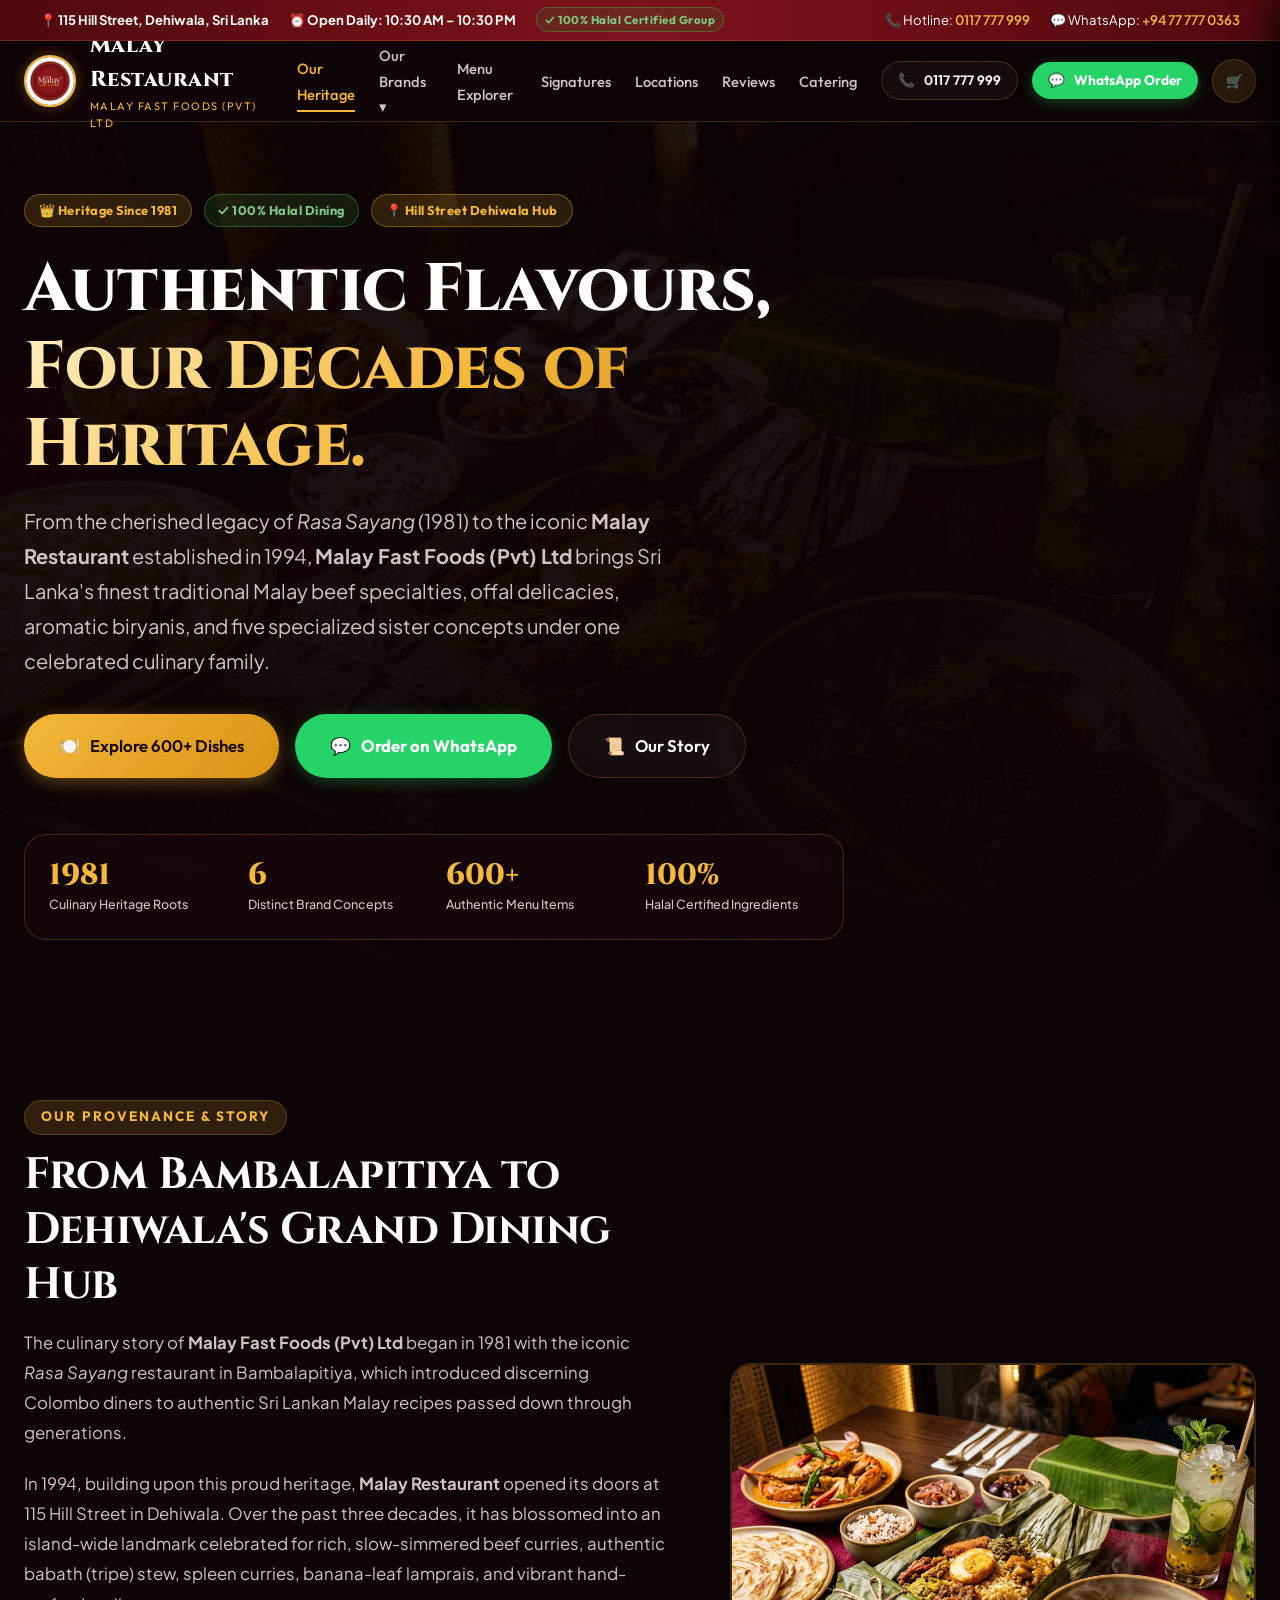
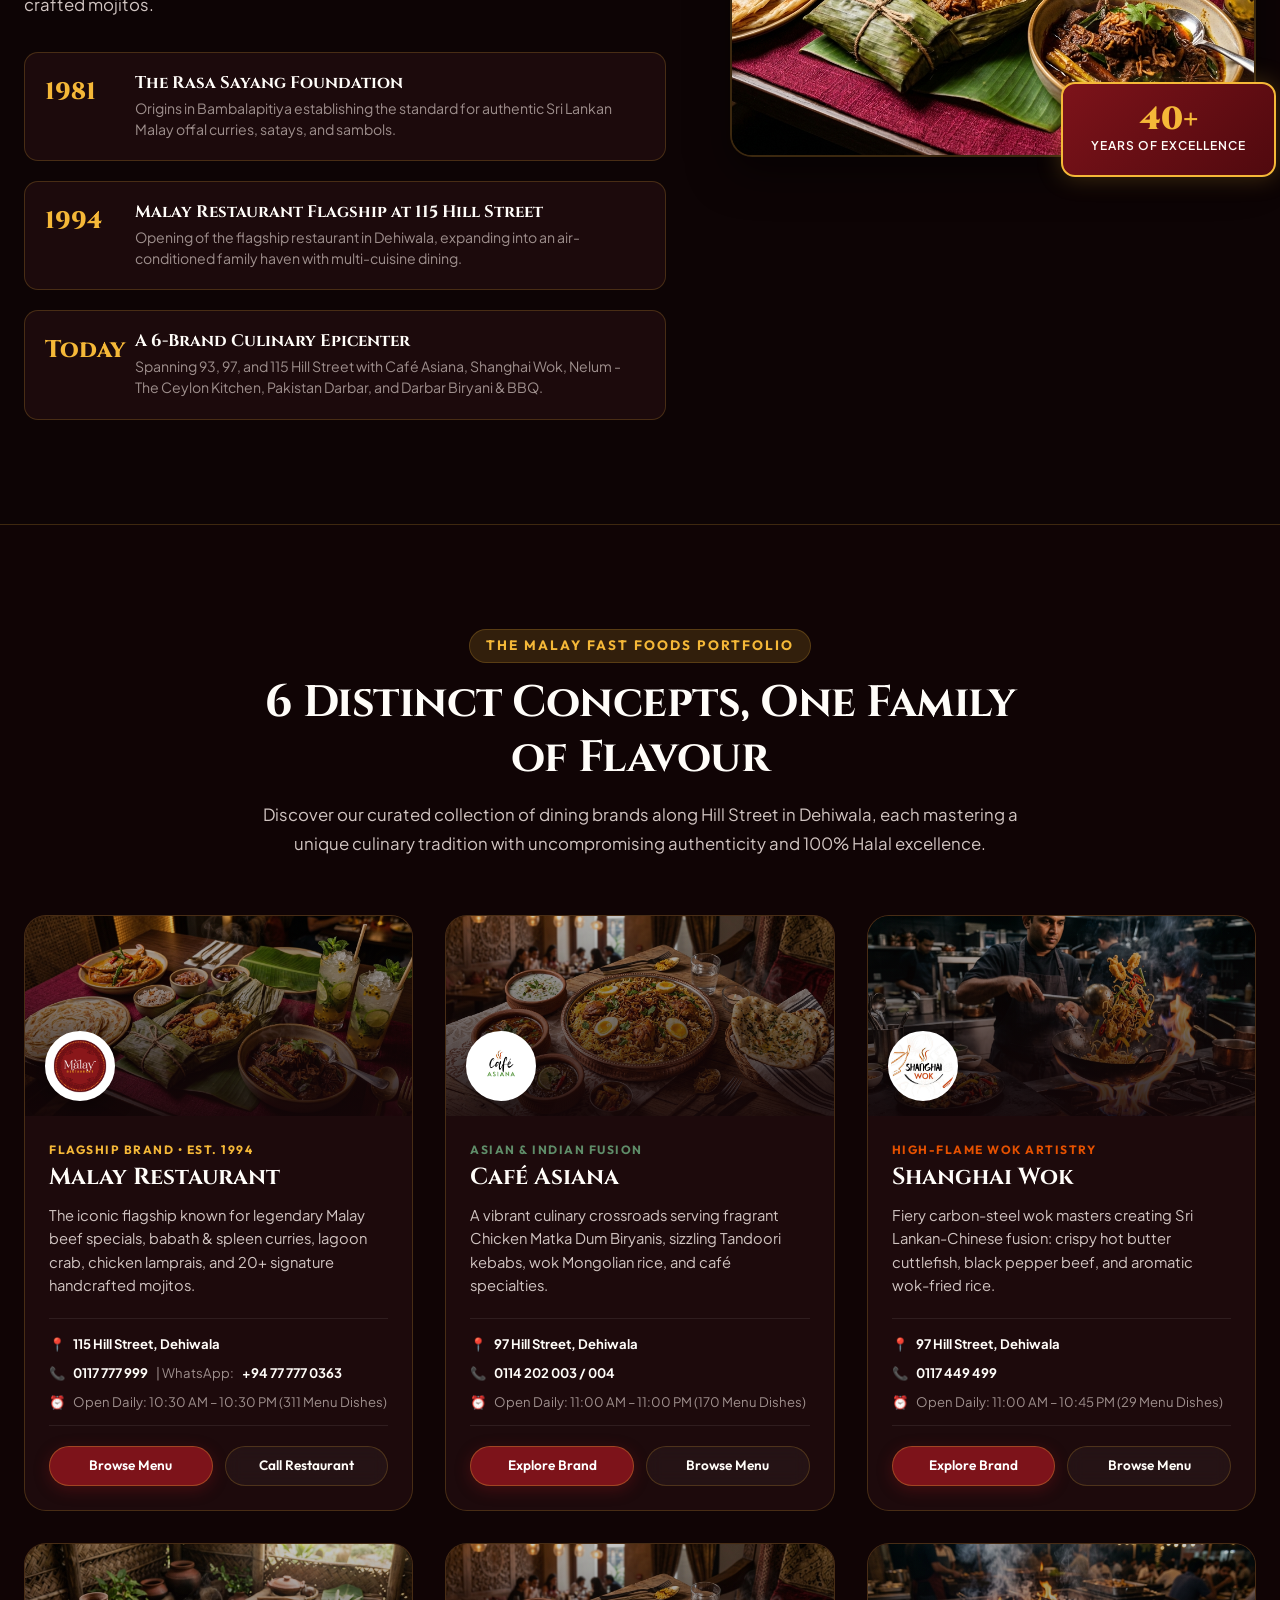
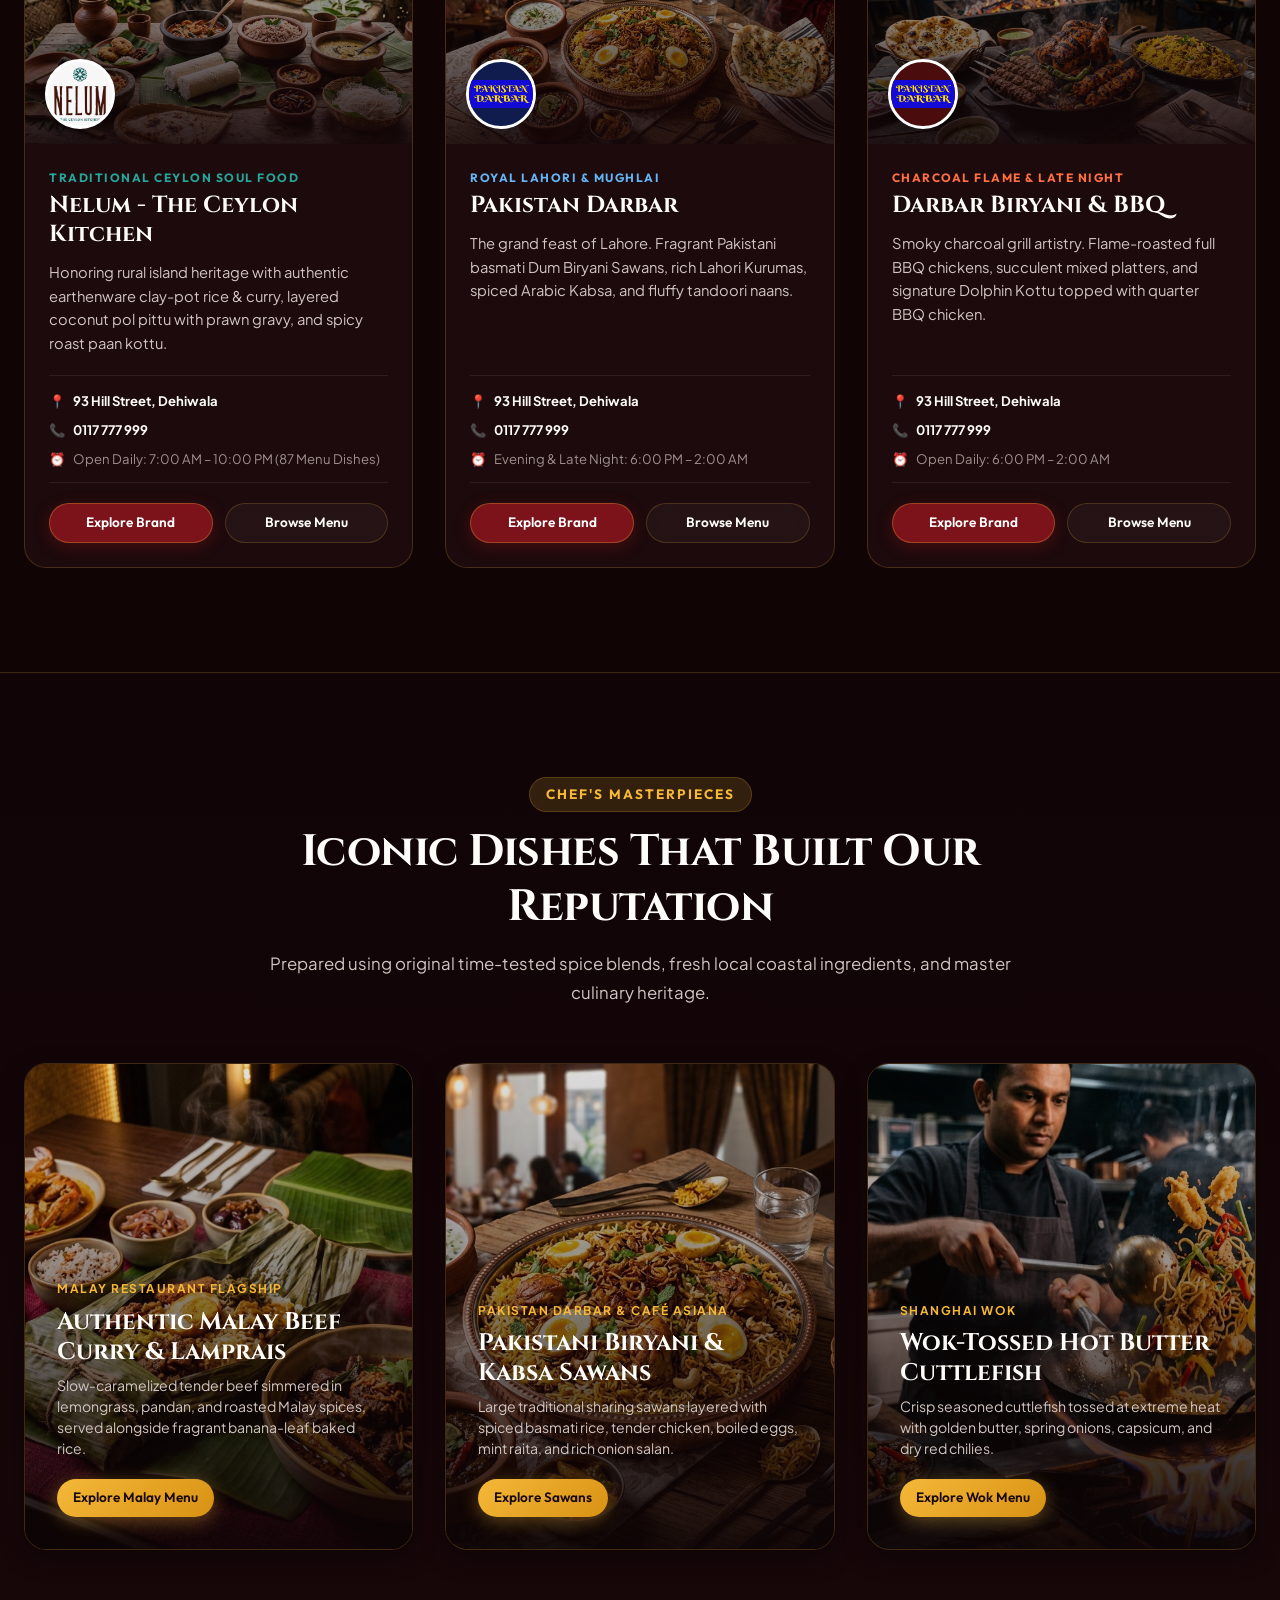
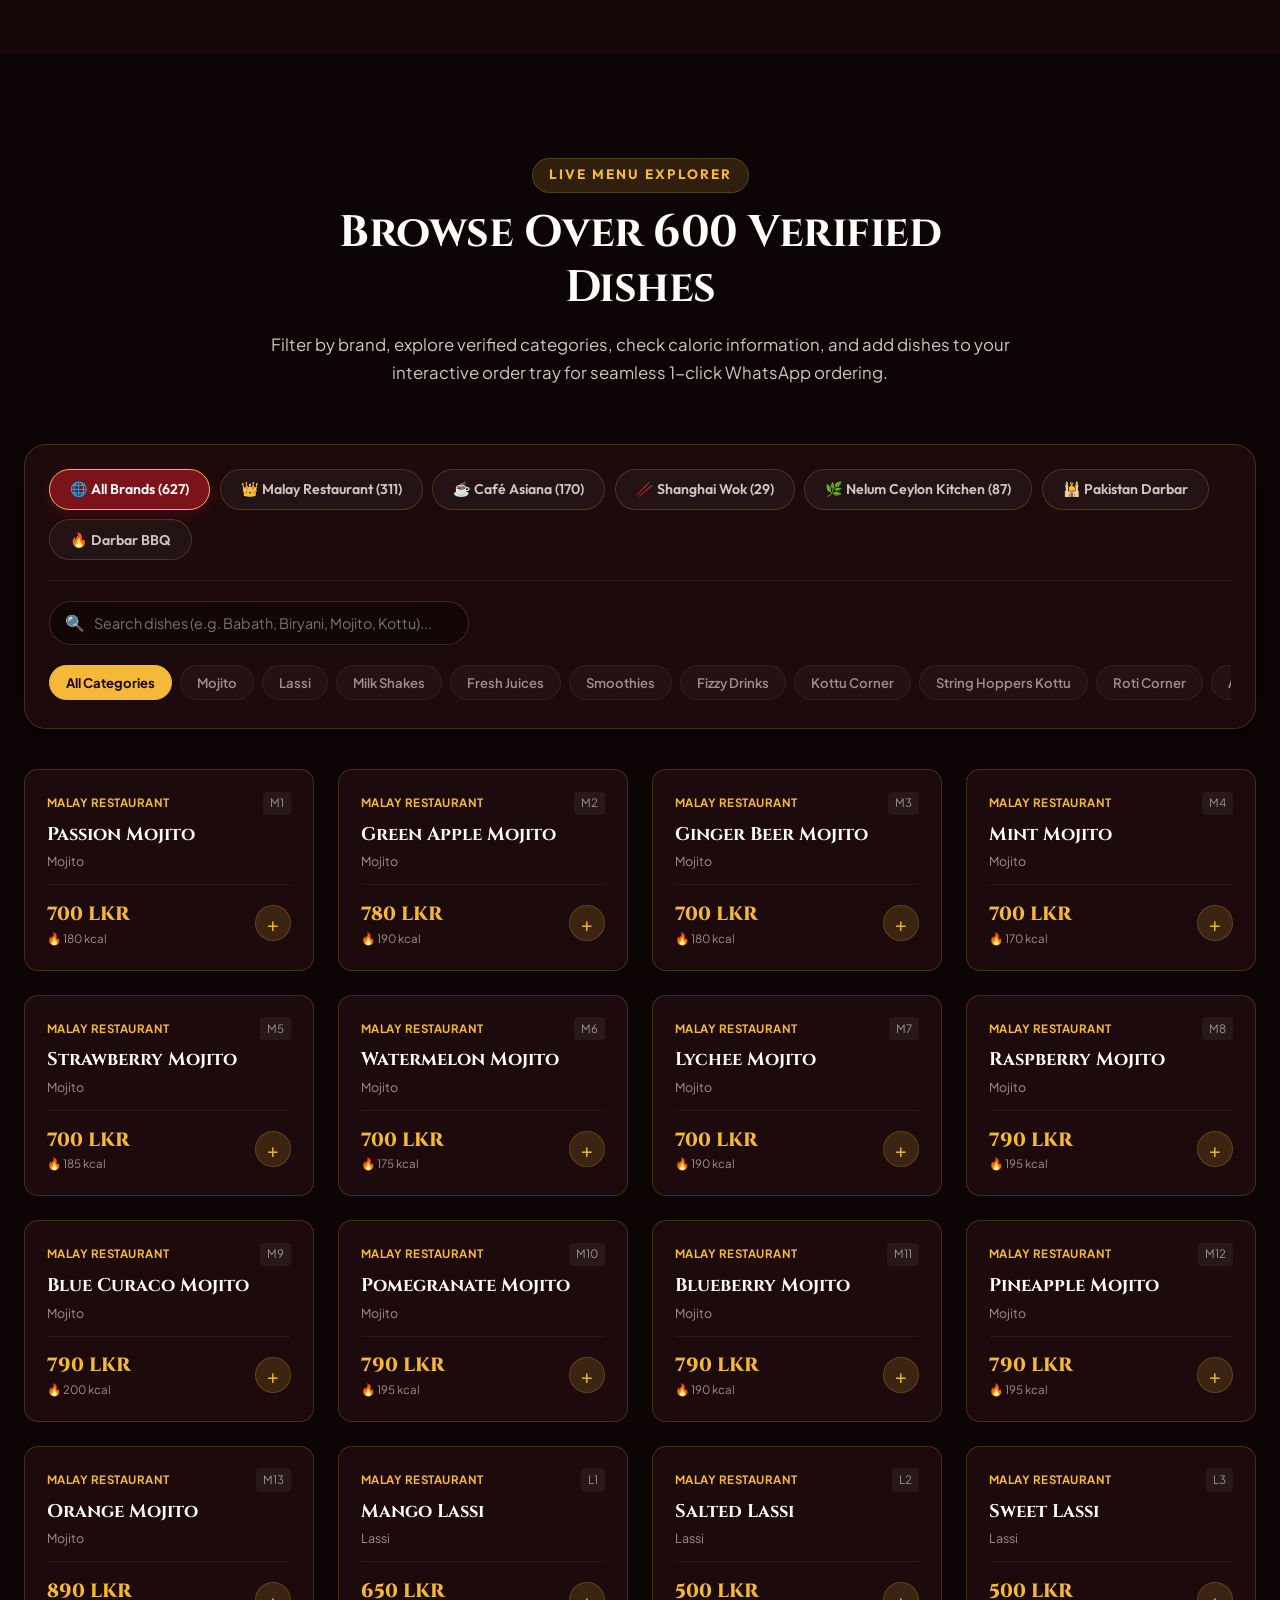
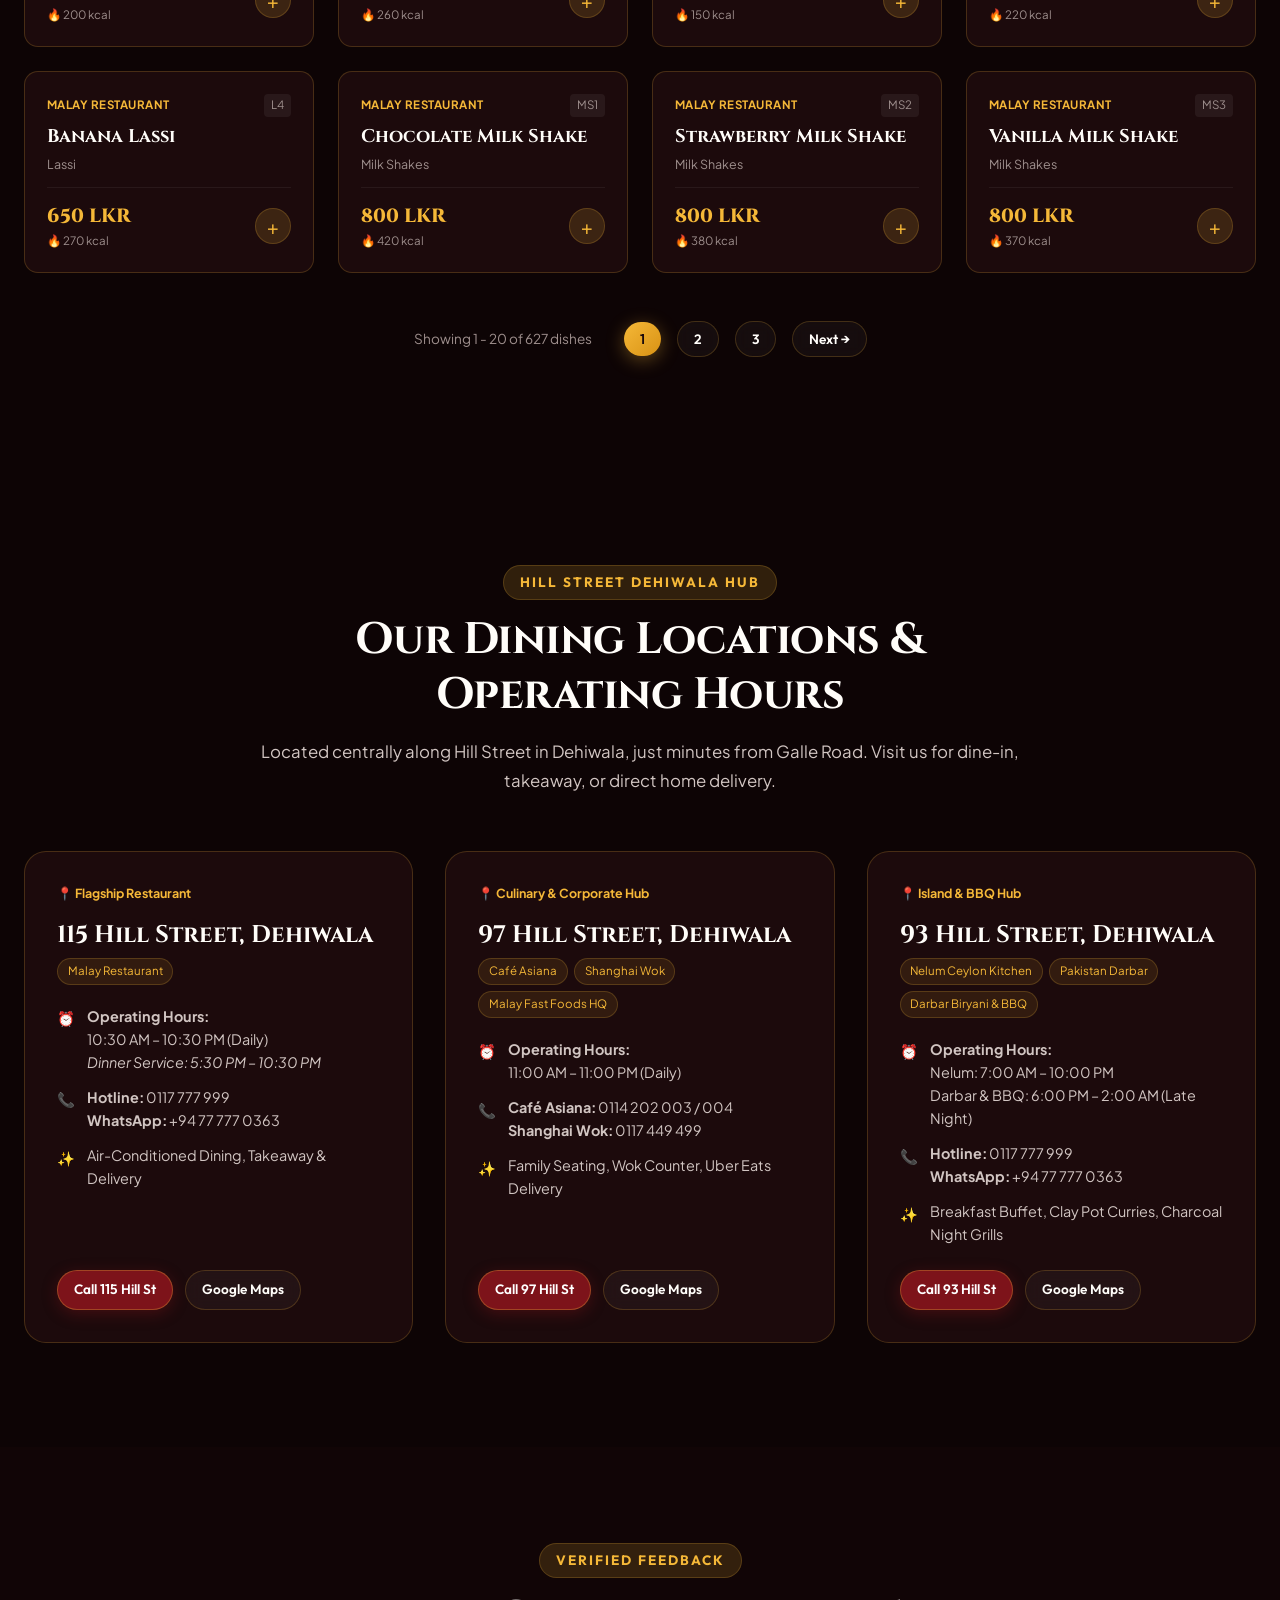
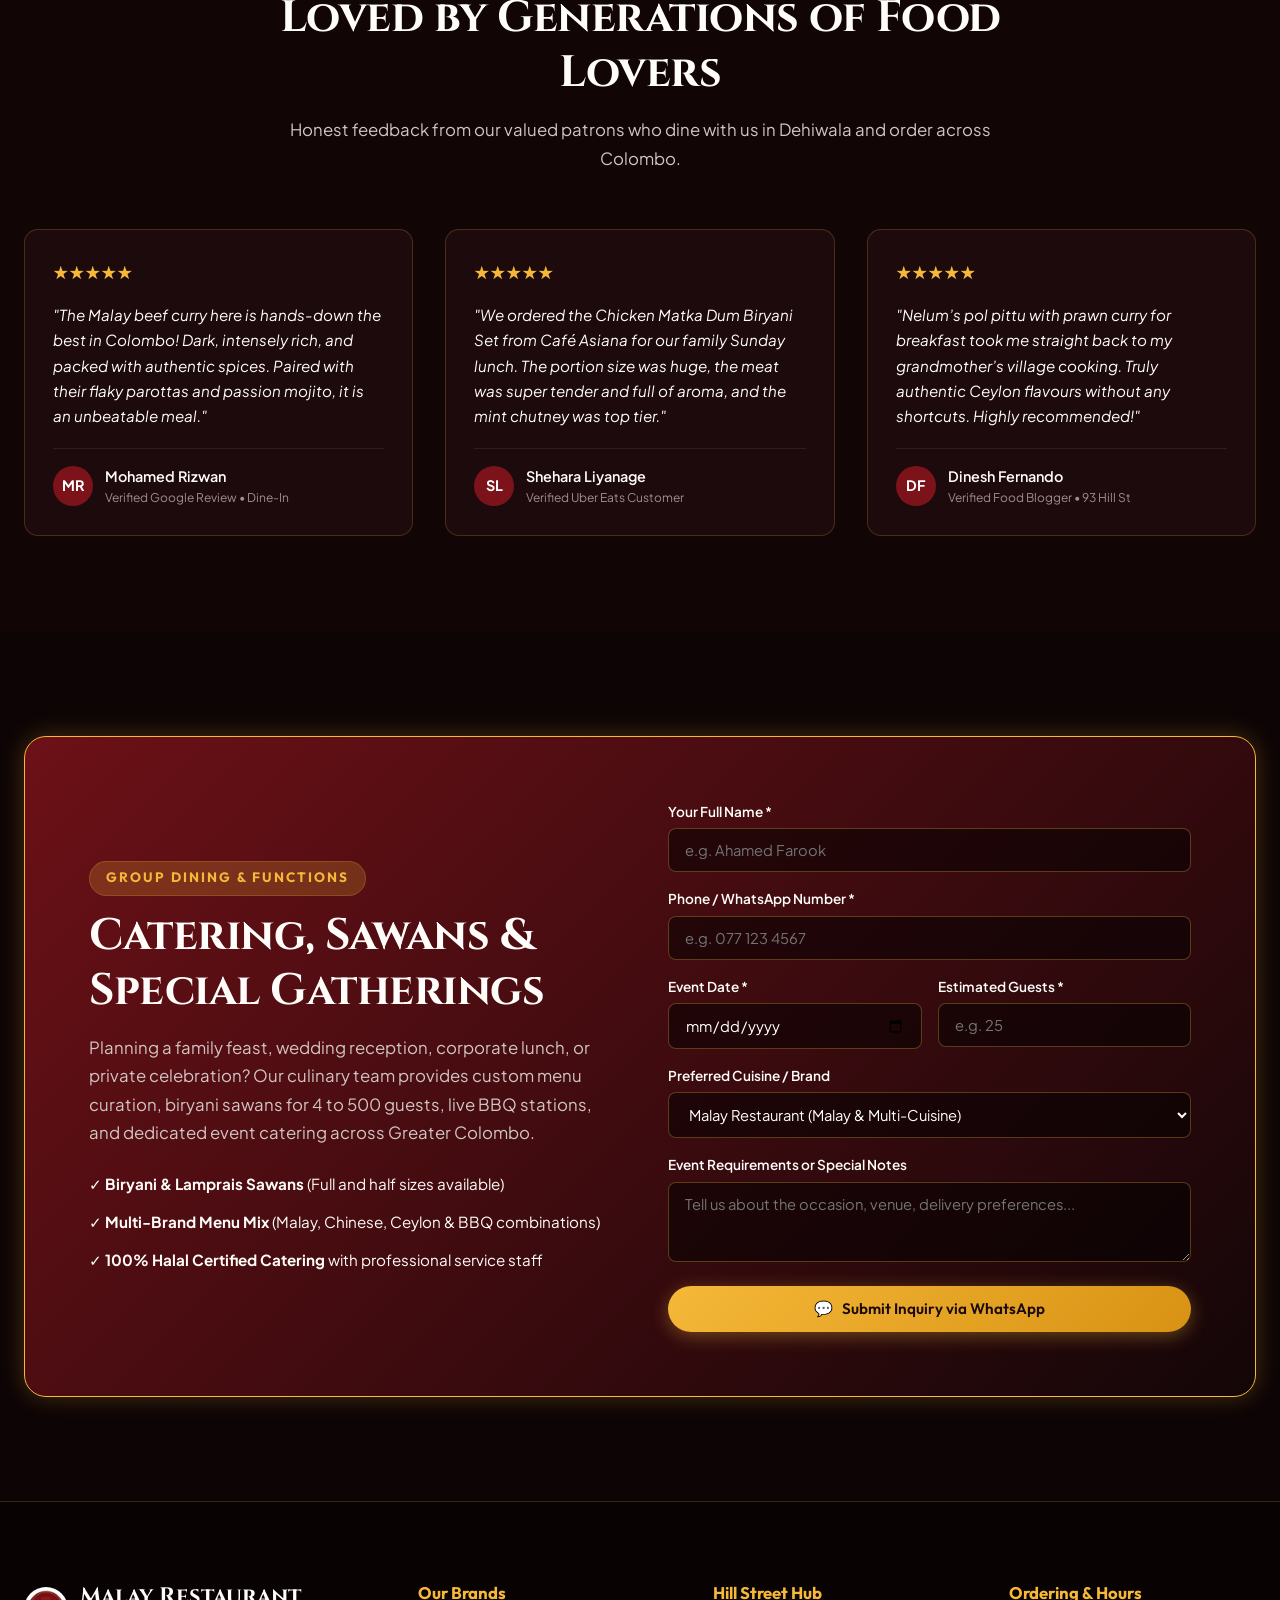
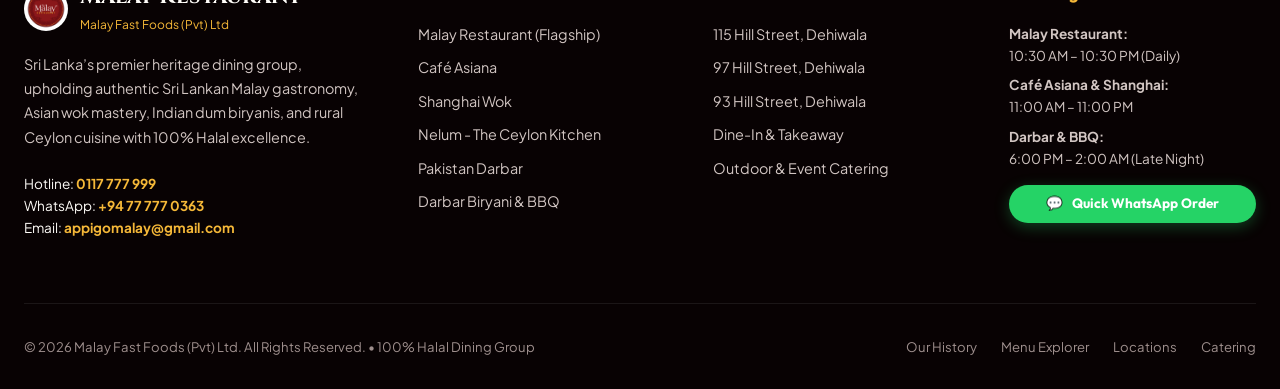
<file: index.html>
<!DOCTYPE html>
<html lang="en">
<head>
  <meta charset="UTF-8">
  <meta name="viewport" content="width=device-width, initial-scale=1.0">
  <title>Malay Restaurant | Authentic Sri Lankan Malay Cuisine & Multi-Brand Dining Hub</title>
  <meta name="description" content="Official website of Malay Restaurant & Malay Fast Foods (Pvt) Ltd in Dehiwala, Sri Lanka. Serving authentic Sri Lankan Malay beef specials, biryani, lamprais, and sister brands: Cafe Asiana, Shanghai Wok, Nelum, Pakistan Darbar & Darbar BBQ.">
  <meta name="keywords" content="Malay Restaurant, Malay Fast Foods, Dehiwala, Sri Lanka, authentic Malay cuisine, Malay beef curry, babath curry, Cafe Asiana, Shanghai Wok, Nelum Ceylon Kitchen, Pakistan Darbar, Darbar BBQ, Halal restaurant Colombo">
  
  <!-- Favicon -->
  <link rel="icon" type="image/png" href="assets/logos/malay-restaurant.png">

  <!-- Core CSS -->
  <link rel="stylesheet" href="css/styles.css">
</head>
<body>

  <!-- Top Announcement Bar -->
  <div class="top-announcement-bar">
    <div class="container" style="display: flex; justify-content: space-between; align-items: center; width: 100%;">
      <div class="top-bar-left">
        <span>📍 <strong>115 Hill Street, Dehiwala, Sri Lanka</strong></span>
        <span>⏰ <strong>Open Daily: 10:30 AM – 10:30 PM</strong></span>
        <span class="badge-tag badge-halal" style="padding: 0.15rem 0.5rem; font-size: 0.72rem;">✓ 100% Halal Certified Group</span>
      </div>
      <div class="top-bar-right">
        <span>📞 Hotline: <a href="tel:+94117777999">0117 777 999</a></span>
        <span>💬 WhatsApp: <a href="https://wa.me/94777770363" target="_blank">+94 77 777 0363</a></span>
      </div>
    </div>
  </div>

  <!-- Header & Navigation -->
  <header class="site-header">
    <div class="container nav-container">
      <!-- Brand Logo -->
      <a href="index.html" class="brand-logo-wrap" title="Malay Restaurant">
        <img src="assets/logos/malay-restaurant.png" alt="Malay Restaurant Emblem" class="brand-logo-img">
        <div class="brand-name-group">
          <span class="brand-name-main">Malay Restaurant</span>
          <span class="brand-tagline-sub">Malay Fast Foods (Pvt) Ltd</span>
        </div>
      </a>

      <!-- Desktop Nav -->
      <ul class="nav-links">
        <li class="nav-item"><a href="#story" class="active">Our Heritage</a></li>
        <li class="nav-item nav-dropdown">
          <a href="#brands">Our Brands ▾</a>
          <div class="nav-dropdown-menu">
            <a href="index.html" class="dropdown-item">
              <img src="assets/logos/malay-restaurant.png" alt="Malay Restaurant">
              <div>
                <div class="dropdown-item-title">Malay Restaurant</div>
                <div class="dropdown-item-subtitle">Flagship • 115 Hill St</div>
              </div>
            </a>
            <a href="brands/cafe-asiana.html" class="dropdown-item">
              <img src="assets/logos/cafe-asiana.jpg" alt="Café Asiana">
              <div>
                <div class="dropdown-item-title">Café Asiana</div>
                <div class="dropdown-item-subtitle">Asian & Indian • 97 Hill St</div>
              </div>
            </a>
            <a href="brands/shanghai-wok.html" class="dropdown-item">
              <img src="assets/logos/shanghai-wok.jpg" alt="Shanghai Wok">
              <div>
                <div class="dropdown-item-title">Shanghai Wok</div>
                <div class="dropdown-item-subtitle">Wok Artistry • 97 Hill St</div>
              </div>
            </a>
            <a href="brands/nelum.html" class="dropdown-item">
              <img src="assets/logos/nelum.jpg" alt="Nelum">
              <div>
                <div class="dropdown-item-title">Nelum - Ceylon Kitchen</div>
                <div class="dropdown-item-subtitle">Rice & Curry • 93 Hill St</div>
              </div>
            </a>
            <a href="brands/pakistan-darbar.html" class="dropdown-item">
              <img src="assets/logos/pakistan-darbar.png" alt="Pakistan Darbar">
              <div>
                <div class="dropdown-item-title">Pakistan Darbar</div>
                <div class="dropdown-item-subtitle">Royal Lahori • 93 Hill St</div>
              </div>
            </a>
            <a href="brands/darbar-bbq.html" class="dropdown-item">
              <img src="assets/logos/pakistan-darbar.png" alt="Darbar Biryani & BBQ">
              <div>
                <div class="dropdown-item-title">Darbar Biryani & BBQ</div>
                <div class="dropdown-item-subtitle">Charcoal BBQ • 93 Hill St</div>
              </div>
            </a>
          </div>
        </li>
        <li class="nav-item"><a href="#menu-section">Menu Explorer</a></li>
        <li class="nav-item"><a href="#signatures">Signatures</a></li>
        <li class="nav-item"><a href="#locations">Locations</a></li>
        <li class="nav-item"><a href="#reviews">Reviews</a></li>
        <li class="nav-item"><a href="#catering">Catering</a></li>
      </ul>

      <!-- Header Actions -->
      <div class="header-actions">
        <a href="tel:+94117777999" class="btn btn-outline btn-sm header-cta-phone">
          <span>📞</span> 0117 777 999
        </a>
        <a href="https://wa.me/94777770363?text=Hello%20Malay%20Restaurant%2C%20I%20would%20like%20to%20place%20an%20order." target="_blank" class="btn btn-whatsapp btn-sm">
          <span>💬</span> WhatsApp Order
        </a>
        <button class="cart-toggle-btn" title="View Order Tray" aria-label="View Order Tray">
          <span>🛒</span>
          <span class="cart-badge" style="display: none;">0</span>
        </button>
        <button class="mobile-menu-btn" id="mobile-menu-btn" aria-label="Toggle Navigation">☰</button>
      </div>
    </div>

    <!-- Mobile Drawer -->
    <div id="mobile-nav-drawer" style="display: none; background: rgba(18,5,7,0.98); padding: 1.5rem; border-top: 1px solid var(--border-subtle);">
      <ul style="list-style: none; display: flex; flex-direction: column; gap: 1rem;">
        <li><a href="#story" style="font-weight: 600; color: var(--text-light);">Our Heritage</a></li>
        <li><a href="#brands" style="font-weight: 600; color: var(--color-accent);">Our 6 Brands</a></li>
        <li><a href="#menu-section" style="font-weight: 600; color: var(--text-light);">Menu Explorer (600+ Dishes)</a></li>
        <li><a href="#signatures" style="font-weight: 600; color: var(--text-light);">Signature Dishes</a></li>
        <li><a href="#locations" style="font-weight: 600; color: var(--text-light);">Hill Street Locations</a></li>
        <li><a href="#reviews" style="font-weight: 600; color: var(--text-light);">Customer Reviews</a></li>
        <li><a href="#catering" style="font-weight: 600; color: var(--text-light);">Catering & Events</a></li>
      </ul>
    </div>
  </header>

  <!-- Hero Section -->
  <section class="hero-section">
    <div class="hero-bg-media">
      <img src="assets/images/malay_hero_feast.jpg" alt="Malay Restaurant Grand Feast" class="hero-bg-img">
    </div>
    <div class="hero-overlay"></div>
    <div class="container">
      <div class="hero-content">
        <div class="hero-badge-row">
          <span class="badge-tag">👑 Heritage Since 1981</span>
          <span class="badge-tag badge-halal">✓ 100% Halal Dining</span>
          <span class="badge-tag">📍 Hill Street Dehiwala Hub</span>
        </div>
        <h1 class="hero-title">
          <span>Authentic Flavours,</span>
          <span class="text-gradient-gold">Four Decades of Heritage.</span>
        </h1>
        <p class="hero-lead">
          From the cherished legacy of <em>Rasa Sayang</em> (1981) to the iconic <strong>Malay Restaurant</strong> established in 1994, <strong>Malay Fast Foods (Pvt) Ltd</strong> brings Sri Lanka's finest traditional Malay beef specialties, offal delicacies, aromatic biryanis, and five specialized sister concepts under one celebrated culinary family.
        </p>
        <div class="hero-actions">
          <a href="#menu-section" class="btn btn-primary btn-lg">
            <span>🍽️</span> Explore 600+ Dishes
          </a>
          <a href="https://wa.me/94777770363?text=Hi%20Malay%20Restaurant%2C%20I%20would%20like%20to%20order." target="_blank" class="btn btn-whatsapp btn-lg">
            <span>💬</span> Order on WhatsApp
          </a>
          <a href="#story" class="btn btn-outline btn-lg">
            <span>📜</span> Our Story
          </a>
        </div>

        <!-- Quick Stats Strip -->
        <div class="hero-stats-strip">
          <div class="stat-item">
            <span class="stat-number">1981</span>
            <span class="stat-label">Culinary Heritage Roots</span>
          </div>
          <div class="stat-item">
            <span class="stat-number">6</span>
            <span class="stat-label">Distinct Brand Concepts</span>
          </div>
          <div class="stat-item">
            <span class="stat-number">600+</span>
            <span class="stat-label">Authentic Menu Items</span>
          </div>
          <div class="stat-item">
            <span class="stat-number">100%</span>
            <span class="stat-label">Halal Certified Ingredients</span>
          </div>
        </div>
      </div>
    </div>
  </section>

  <!-- Heritage & Story Section -->
  <section id="story" class="heritage-section">
    <div class="container">
      <div class="heritage-grid">
        <div class="heritage-text">
          <div class="section-subtitle">Our Provenance & Story</div>
          <h2 class="section-title">From Bambalapitiya to Dehiwala's Grand Dining Hub</h2>
          <p>
            The culinary story of <strong>Malay Fast Foods (Pvt) Ltd</strong> began in 1981 with the iconic <em>Rasa Sayang</em> restaurant in Bambalapitiya, which introduced discerning Colombo diners to authentic Sri Lankan Malay recipes passed down through generations.
          </p>
          <p>
            In 1994, building upon this proud heritage, <strong>Malay Restaurant</strong> opened its doors at 115 Hill Street in Dehiwala. Over the past three decades, it has blossomed into an island-wide landmark celebrated for rich, slow-simmered beef curries, authentic babath (tripe) stew, spleen curries, banana-leaf lamprais, and vibrant hand-crafted mojitos.
          </p>

          <div class="timeline-cards">
            <div class="timeline-card">
              <div class="timeline-year">1981</div>
              <div class="timeline-info">
                <h4>The Rasa Sayang Foundation</h4>
                <p>Origins in Bambalapitiya establishing the standard for authentic Sri Lankan Malay offal curries, satays, and sambols.</p>
              </div>
            </div>
            <div class="timeline-card">
              <div class="timeline-year">1994</div>
              <div class="timeline-info">
                <h4>Malay Restaurant Flagship at 115 Hill Street</h4>
                <p>Opening of the flagship restaurant in Dehiwala, expanding into an air-conditioned family haven with multi-cuisine dining.</p>
              </div>
            </div>
            <div class="timeline-card">
              <div class="timeline-year">Today</div>
              <div class="timeline-info">
                <h4>A 6-Brand Culinary Epicenter</h4>
                <p>Spanning 93, 97, and 115 Hill Street with Café Asiana, Shanghai Wok, Nelum - The Ceylon Kitchen, Pakistan Darbar, and Darbar Biryani & BBQ.</p>
              </div>
            </div>
          </div>
        </div>

        <div class="heritage-media-box">
          <img src="assets/images/malay_hero_feast.jpg" alt="Malay Restaurant Culinary Heritage" class="heritage-main-img">
          <div class="heritage-float-badge">
            <div class="float-badge-val">40+</div>
            <div class="float-badge-lbl">Years of Excellence</div>
          </div>
        </div>
      </div>
    </div>
  </section>

  <!-- Brand Showcase Portfolio Section -->
  <section id="brands" class="brands-portfolio-section">
    <div class="container">
      <div class="section-header">
        <div class="section-subtitle">The Malay Fast Foods Portfolio</div>
        <h2 class="section-title">6 Distinct Concepts, One Family of Flavour</h2>
        <p class="section-desc">
          Discover our curated collection of dining brands along Hill Street in Dehiwala, each mastering a unique culinary tradition with uncompromising authenticity and 100% Halal excellence.
        </p>
      </div>

      <div class="brands-grid">
        <!-- Brand 1: Malay Restaurant -->
        <div class="brand-card">
          <div class="brand-card-banner">
            <img src="assets/images/malay_hero_feast.jpg" alt="Malay Restaurant Banner" class="brand-card-img">
            <div class="brand-card-overlay"></div>
            <img src="assets/logos/malay-restaurant.png" alt="Malay Restaurant Logo" class="brand-card-logo-float">
          </div>
          <div class="brand-card-body">
            <div class="brand-card-header">
              <div class="brand-card-category">Flagship Brand • Est. 1994</div>
              <h3 class="brand-card-title">Malay Restaurant</h3>
            </div>
            <p class="brand-card-desc">
              The iconic flagship known for legendary Malay beef specials, babath & spleen curries, lagoon crab, chicken lamprais, and 20+ signature handcrafted mojitos.
            </p>
            <div class="brand-meta-list">
              <div class="brand-meta-item"><span>📍</span> <strong>115 Hill Street, Dehiwala</strong></div>
              <div class="brand-meta-item"><span>📞</span> <strong>0117 777 999</strong> | WhatsApp: <strong>+94 77 777 0363</strong></div>
              <div class="brand-meta-item"><span>⏰</span> Open Daily: 10:30 AM – 10:30 PM (311 Menu Dishes)</div>
            </div>
            <div class="brand-card-actions">
              <a href="#menu-section" class="btn btn-secondary btn-sm" onclick="filterByBrand('malay-restaurant')">Browse Menu</a>
              <a href="tel:+94117777999" class="btn btn-outline btn-sm">Call Restaurant</a>
            </div>
          </div>
        </div>

        <!-- Brand 2: Café Asiana -->
        <div class="brand-card">
          <div class="brand-card-banner">
            <img src="assets/images/biryani_sawan_feast.jpg" alt="Café Asiana Banner" class="brand-card-img">
            <div class="brand-card-overlay"></div>
            <img src="assets/logos/cafe-asiana.jpg" alt="Café Asiana Logo" class="brand-card-logo-float">
          </div>
          <div class="brand-card-body">
            <div class="brand-card-header">
              <div class="brand-card-category" style="color: #5F8D69;">Asian & Indian Fusion</div>
              <h3 class="brand-card-title">Café Asiana</h3>
            </div>
            <p class="brand-card-desc">
              A vibrant culinary crossroads serving fragrant Chicken Matka Dum Biryanis, sizzling Tandoori kebabs, wok Mongolian rice, and café specialties.
            </p>
            <div class="brand-meta-list">
              <div class="brand-meta-item"><span>📍</span> <strong>97 Hill Street, Dehiwala</strong></div>
              <div class="brand-meta-item"><span>📞</span> <strong>0114 202 003 / 004</strong></div>
              <div class="brand-meta-item"><span>⏰</span> Open Daily: 11:00 AM – 11:00 PM (170 Menu Dishes)</div>
            </div>
            <div class="brand-card-actions">
              <a href="brands/cafe-asiana.html" class="btn btn-secondary btn-sm">Explore Brand</a>
              <a href="#menu-section" class="btn btn-outline btn-sm" onclick="filterByBrand('cafe-asiana')">Browse Menu</a>
            </div>
          </div>
        </div>

        <!-- Brand 3: Shanghai Wok -->
        <div class="brand-card">
          <div class="brand-card-banner">
            <img src="assets/images/shanghai_wok_stirfry.jpg" alt="Shanghai Wok Banner" class="brand-card-img">
            <div class="brand-card-overlay"></div>
            <img src="assets/logos/shanghai-wok.jpg" alt="Shanghai Wok Logo" class="brand-card-logo-float">
          </div>
          <div class="brand-card-body">
            <div class="brand-card-header">
              <div class="brand-card-category" style="color: #E65100;">High-Flame Wok Artistry</div>
              <h3 class="brand-card-title">Shanghai Wok</h3>
            </div>
            <p class="brand-card-desc">
              Fiery carbon-steel wok masters creating Sri Lankan-Chinese fusion: crispy hot butter cuttlefish, black pepper beef, and aromatic wok-fried rice.
            </p>
            <div class="brand-meta-list">
              <div class="brand-meta-item"><span>📍</span> <strong>97 Hill Street, Dehiwala</strong></div>
              <div class="brand-meta-item"><span>📞</span> <strong>0117 449 499</strong></div>
              <div class="brand-meta-item"><span>⏰</span> Open Daily: 11:00 AM – 10:45 PM (29 Menu Dishes)</div>
            </div>
            <div class="brand-card-actions">
              <a href="brands/shanghai-wok.html" class="btn btn-secondary btn-sm">Explore Brand</a>
              <a href="#menu-section" class="btn btn-outline btn-sm" onclick="filterByBrand('shanghai-wok')">Browse Menu</a>
            </div>
          </div>
        </div>

        <!-- Brand 4: Nelum - The Ceylon Kitchen -->
        <div class="brand-card">
          <div class="brand-card-banner">
            <img src="assets/images/nelum_ceylon_feast.jpg" alt="Nelum Ceylon Kitchen Banner" class="brand-card-img">
            <div class="brand-card-overlay"></div>
            <img src="assets/logos/nelum.jpg" alt="Nelum Logo" class="brand-card-logo-float">
          </div>
          <div class="brand-card-body">
            <div class="brand-card-header">
              <div class="brand-card-category" style="color: #26A69A;">Traditional Ceylon Soul Food</div>
              <h3 class="brand-card-title">Nelum - The Ceylon Kitchen</h3>
            </div>
            <p class="brand-card-desc">
              Honoring rural island heritage with authentic earthenware clay-pot rice & curry, layered coconut pol pittu with prawn gravy, and spicy roast paan kottu.
            </p>
            <div class="brand-meta-list">
              <div class="brand-meta-item"><span>📍</span> <strong>93 Hill Street, Dehiwala</strong></div>
              <div class="brand-meta-item"><span>📞</span> <strong>0117 777 999</strong></div>
              <div class="brand-meta-item"><span>⏰</span> Open Daily: 7:00 AM – 10:00 PM (87 Menu Dishes)</div>
            </div>
            <div class="brand-card-actions">
              <a href="brands/nelum.html" class="btn btn-secondary btn-sm">Explore Brand</a>
              <a href="#menu-section" class="btn btn-outline btn-sm" onclick="filterByBrand('nelum-ceylon-kitchen')">Browse Menu</a>
            </div>
          </div>
        </div>

        <!-- Brand 5: Pakistan Darbar -->
        <div class="brand-card">
          <div class="brand-card-banner">
            <img src="assets/images/biryani_sawan_feast.jpg" alt="Pakistan Darbar Banner" class="brand-card-img">
            <div class="brand-card-overlay"></div>
            <img src="assets/logos/pakistan-darbar.png" alt="Pakistan Darbar Logo" class="brand-card-logo-float" style="background:#0F1C4D;">
          </div>
          <div class="brand-card-body">
            <div class="brand-card-header">
              <div class="brand-card-category" style="color: #64B5F6;">Royal Lahori & Mughlai</div>
              <h3 class="brand-card-title">Pakistan Darbar</h3>
            </div>
            <p class="brand-card-desc">
              The grand feast of Lahore. Fragrant Pakistani basmati Dum Biryani Sawans, rich Lahori Kurumas, spiced Arabic Kabsa, and fluffy tandoori naans.
            </p>
            <div class="brand-meta-list">
              <div class="brand-meta-item"><span>📍</span> <strong>93 Hill Street, Dehiwala</strong></div>
              <div class="brand-meta-item"><span>📞</span> <strong>0117 777 999</strong></div>
              <div class="brand-meta-item"><span>⏰</span> Evening & Late Night: 6:00 PM – 2:00 AM</div>
            </div>
            <div class="brand-card-actions">
              <a href="brands/pakistan-darbar.html" class="btn btn-secondary btn-sm">Explore Brand</a>
              <a href="#menu-section" class="btn btn-outline btn-sm" onclick="filterByBrand('pakistan-darbar')">Browse Menu</a>
            </div>
          </div>
        </div>

        <!-- Brand 6: Darbar Biryani & BBQ -->
        <div class="brand-card">
          <div class="brand-card-banner">
            <img src="assets/images/darbar_bbq_feast.jpg" alt="Darbar Biryani & BBQ Banner" class="brand-card-img">
            <div class="brand-card-overlay"></div>
            <img src="assets/logos/pakistan-darbar.png" alt="Darbar BBQ Logo" class="brand-card-logo-float" style="background:#4A0C0C;">
          </div>
          <div class="brand-card-body">
            <div class="brand-card-header">
              <div class="brand-card-category" style="color: #FF7043;">Charcoal Flame & Late Night</div>
              <h3 class="brand-card-title">Darbar Biryani & BBQ</h3>
            </div>
            <p class="brand-card-desc">
              Smoky charcoal grill artistry. Flame-roasted full BBQ chickens, succulent mixed platters, and signature Dolphin Kottu topped with quarter BBQ chicken.
            </p>
            <div class="brand-meta-list">
              <div class="brand-meta-item"><span>📍</span> <strong>93 Hill Street, Dehiwala</strong></div>
              <div class="brand-meta-item"><span>📞</span> <strong>0117 777 999</strong></div>
              <div class="brand-meta-item"><span>⏰</span> Open Daily: 6:00 PM – 2:00 AM</div>
            </div>
            <div class="brand-card-actions">
              <a href="brands/darbar-bbq.html" class="btn btn-secondary btn-sm">Explore Brand</a>
              <a href="#menu-section" class="btn btn-outline btn-sm" onclick="filterByBrand('darbar-bbq')">Browse Menu</a>
            </div>
          </div>
        </div>
      </div>
    </div>
  </section>

  <!-- Signatures Spotlight Section -->
  <section id="signatures" class="signature-section">
    <div class="container">
      <div class="section-header">
        <div class="section-subtitle">Chef's Masterpieces</div>
        <h2 class="section-title">Iconic Dishes That Built Our Reputation</h2>
        <p class="section-desc">
          Prepared using original time-tested spice blends, fresh local coastal ingredients, and master culinary heritage.
        </p>
      </div>

      <div class="signature-grid">
        <!-- Sig 1 -->
        <div class="signature-card">
          <img src="assets/images/malay_hero_feast.jpg" alt="Malay Beef Specials" class="signature-card-bg">
          <div class="signature-card-overlay"></div>
          <div class="signature-card-content">
            <div class="signature-tag">Malay Restaurant Flagship</div>
            <h3 class="signature-title">Authentic Malay Beef Curry & Lamprais</h3>
            <p class="signature-desc">
              Slow-caramelized tender beef simmered in lemongrass, pandan, and roasted Malay spices, served alongside fragrant banana-leaf baked rice.
            </p>
            <a href="#menu-section" class="btn btn-primary btn-sm" onclick="filterByBrand('malay-restaurant')">Explore Malay Menu</a>
          </div>
        </div>

        <!-- Sig 2 -->
        <div class="signature-card">
          <img src="assets/images/biryani_sawan_feast.jpg" alt="Biryani Sawan Feast" class="signature-card-bg">
          <div class="signature-card-overlay"></div>
          <div class="signature-card-content">
            <div class="signature-tag">Pakistan Darbar & Café Asiana</div>
            <h3 class="signature-title">Pakistani Biryani & Kabsa Sawans</h3>
            <p class="signature-desc">
              Large traditional sharing sawans layered with spiced basmati rice, tender chicken, boiled eggs, mint raita, and rich onion salan.
            </p>
            <a href="#menu-section" class="btn btn-primary btn-sm" onclick="filterByBrand('pakistan-darbar')">Explore Sawans</a>
          </div>
        </div>

        <!-- Sig 3 -->
        <div class="signature-card">
          <img src="assets/images/shanghai_wok_stirfry.jpg" alt="Shanghai Hot Butter Cuttlefish" class="signature-card-bg">
          <div class="signature-card-overlay"></div>
          <div class="signature-card-content">
            <div class="signature-tag">Shanghai Wok</div>
            <h3 class="signature-title">Wok-Tossed Hot Butter Cuttlefish</h3>
            <p class="signature-desc">
              Crisp seasoned cuttlefish tossed at extreme heat with golden butter, spring onions, capsicum, and dry red chilies.
            </p>
            <a href="#menu-section" class="btn btn-primary btn-sm" onclick="filterByBrand('shanghai-wok')">Explore Wok Menu</a>
          </div>
        </div>
      </div>
    </div>
  </section>

  <!-- Interactive Multi-Brand Menu Explorer -->
  <section id="menu-section" class="menu-section">
    <div class="container">
      <div class="section-header">
        <div class="section-subtitle">Live Menu Explorer</div>
        <h2 class="section-title">Browse Over 600 Verified Dishes</h2>
        <p class="section-desc">
          Filter by brand, explore verified categories, check caloric information, and add dishes to your interactive order tray for seamless 1-click WhatsApp ordering.
        </p>
      </div>

      <!-- Menu Control Box -->
      <div class="menu-control-panel">
        <!-- Brand Filters -->
        <div class="menu-filter-row">
          <button class="brand-filter-btn active" data-brand="all">🌐 All Brands (627)</button>
          <button class="brand-filter-btn" data-brand="malay-restaurant">👑 Malay Restaurant (311)</button>
          <button class="brand-filter-btn" data-brand="cafe-asiana">☕ Café Asiana (170)</button>
          <button class="brand-filter-btn" data-brand="shanghai-wok">🥢 Shanghai Wok (29)</button>
          <button class="brand-filter-btn" data-brand="nelum-ceylon-kitchen">🌿 Nelum Ceylon Kitchen (87)</button>
          <button class="brand-filter-btn" data-brand="pakistan-darbar">🕌 Pakistan Darbar</button>
          <button class="brand-filter-btn" data-brand="darbar-bbq">🔥 Darbar BBQ</button>
        </div>

        <!-- Search & Category Pill Row -->
        <div class="menu-search-category-row">
          <div class="menu-search-box">
            <span class="search-icon">🔍</span>
            <input type="text" id="menu-search-input" class="menu-search-input" placeholder="Search dishes (e.g. Babath, Biryani, Mojito, Kottu)...">
          </div>
          <div class="category-scroll-container" id="category-scroll-container">
            <!-- Dynamically populated categories -->
          </div>
        </div>
      </div>

      <!-- Menu Items Grid -->
      <div class="menu-items-grid" id="menu-items-grid">
        <!-- Dynamically rendered by js/main.js -->
      </div>

      <!-- Pagination -->
      <div class="menu-pagination-bar" id="menu-pagination-bar"></div>
    </div>
  </section>

  <!-- Hill Street Locations Hub -->
  <section id="locations" class="locations-section">
    <div class="container">
      <div class="section-header">
        <div class="section-subtitle">Hill Street Dehiwala Hub</div>
        <h2 class="section-title">Our Dining Locations & Operating Hours</h2>
        <p class="section-desc">
          Located centrally along Hill Street in Dehiwala, just minutes from Galle Road. Visit us for dine-in, takeaway, or direct home delivery.
        </p>
      </div>

      <div class="locations-grid">
        <!-- Loc 1 -->
        <div class="location-card">
          <div class="location-badge">📍 Flagship Restaurant</div>
          <h3>115 Hill Street, Dehiwala</h3>
          <div class="location-brands-list">
            <span class="loc-brand-pill">Malay Restaurant</span>
          </div>
          <div class="location-details">
            <div class="loc-row">
              <span class="icon">⏰</span>
              <div>
                <strong>Operating Hours:</strong><br>
                10:30 AM – 10:30 PM (Daily)<br>
                <em>Dinner Service: 5:30 PM – 10:30 PM</em>
              </div>
            </div>
            <div class="loc-row">
              <span class="icon">📞</span>
              <div>
                <strong>Hotline:</strong> 0117 777 999<br>
                <strong>WhatsApp:</strong> +94 77 777 0363
              </div>
            </div>
            <div class="loc-row">
              <span class="icon">✨</span>
              <div>Air-Conditioned Dining, Takeaway & Delivery</div>
            </div>
          </div>
          <div class="location-card-actions">
            <a href="tel:+94117777999" class="btn btn-secondary btn-sm">Call 115 Hill St</a>
            <a href="https://maps.google.com/?q=115+Hill+Street+Dehiwala+Sri+Lanka" target="_blank" class="btn btn-outline btn-sm">Google Maps</a>
          </div>
        </div>

        <!-- Loc 2 -->
        <div class="location-card">
          <div class="location-badge">📍 Culinary & Corporate Hub</div>
          <h3>97 Hill Street, Dehiwala</h3>
          <div class="location-brands-list">
            <span class="loc-brand-pill">Café Asiana</span>
            <span class="loc-brand-pill">Shanghai Wok</span>
            <span class="loc-brand-pill">Malay Fast Foods HQ</span>
          </div>
          <div class="location-details">
            <div class="loc-row">
              <span class="icon">⏰</span>
              <div>
                <strong>Operating Hours:</strong><br>
                11:00 AM – 11:00 PM (Daily)
              </div>
            </div>
            <div class="loc-row">
              <span class="icon">📞</span>
              <div>
                <strong>Café Asiana:</strong> 0114 202 003 / 004<br>
                <strong>Shanghai Wok:</strong> 0117 449 499
              </div>
            </div>
            <div class="loc-row">
              <span class="icon">✨</span>
              <div>Family Seating, Wok Counter, Uber Eats Delivery</div>
            </div>
          </div>
          <div class="location-card-actions">
            <a href="tel:+94114202003" class="btn btn-secondary btn-sm">Call 97 Hill St</a>
            <a href="https://maps.google.com/?q=97+Hill+Street+Dehiwala+Sri+Lanka" target="_blank" class="btn btn-outline btn-sm">Google Maps</a>
          </div>
        </div>

        <!-- Loc 3 -->
        <div class="location-card">
          <div class="location-badge">📍 Island & BBQ Hub</div>
          <h3>93 Hill Street, Dehiwala</h3>
          <div class="location-brands-list">
            <span class="loc-brand-pill">Nelum Ceylon Kitchen</span>
            <span class="loc-brand-pill">Pakistan Darbar</span>
            <span class="loc-brand-pill">Darbar Biryani & BBQ</span>
          </div>
          <div class="location-details">
            <div class="loc-row">
              <span class="icon">⏰</span>
              <div>
                <strong>Operating Hours:</strong><br>
                Nelum: 7:00 AM – 10:00 PM<br>
                Darbar & BBQ: 6:00 PM – 2:00 AM (Late Night)
              </div>
            </div>
            <div class="loc-row">
              <span class="icon">📞</span>
              <div>
                <strong>Hotline:</strong> 0117 777 999<br>
                <strong>WhatsApp:</strong> +94 77 777 0363
              </div>
            </div>
            <div class="loc-row">
              <span class="icon">✨</span>
              <div>Breakfast Buffet, Clay Pot Curries, Charcoal Night Grills</div>
            </div>
          </div>
          <div class="location-card-actions">
            <a href="tel:+94117777999" class="btn btn-secondary btn-sm">Call 93 Hill St</a>
            <a href="https://maps.google.com/?q=93+Hill+Street+Dehiwala+Sri+Lanka" target="_blank" class="btn btn-outline btn-sm">Google Maps</a>
          </div>
        </div>
      </div>
    </div>
  </section>

  <!-- Customer Reviews & Social Proof -->
  <section id="reviews" class="reviews-section">
    <div class="container">
      <div class="section-header">
        <div class="section-subtitle">Verified Feedback</div>
        <h2 class="section-title">Loved by Generations of Food Lovers</h2>
        <p class="section-desc">
          Honest feedback from our valued patrons who dine with us in Dehiwala and order across Colombo.
        </p>
      </div>

      <div class="reviews-grid">
        <div class="review-card">
          <div class="review-stars">★★★★★</div>
          <p class="review-text">
            "The Malay beef curry here is hands-down the best in Colombo! Dark, intensely rich, and packed with authentic spices. Paired with their flaky parottas and passion mojito, it is an unbeatable meal."
          </p>
          <div class="review-author-wrap">
            <div class="review-avatar">MR</div>
            <div>
              <div class="author-name">Mohamed Rizwan</div>
              <div class="author-source">Verified Google Review • Dine-In</div>
            </div>
          </div>
        </div>

        <div class="review-card">
          <div class="review-stars">★★★★★</div>
          <p class="review-text">
            "We ordered the Chicken Matka Dum Biryani Set from Café Asiana for our family Sunday lunch. The portion size was huge, the meat was super tender and full of aroma, and the mint chutney was top tier."
          </p>
          <div class="review-author-wrap">
            <div class="review-avatar">SL</div>
            <div>
              <div class="author-name">Shehara Liyanage</div>
              <div class="author-source">Verified Uber Eats Customer</div>
            </div>
          </div>
        </div>

        <div class="review-card">
          <div class="review-stars">★★★★★</div>
          <p class="review-text">
            "Nelum’s pol pittu with prawn curry for breakfast took me straight back to my grandmother’s village cooking. Truly authentic Ceylon flavours without any shortcuts. Highly recommended!"
          </p>
          <div class="review-author-wrap">
            <div class="review-avatar">DF</div>
            <div>
              <div class="author-name">Dinesh Fernando</div>
              <div class="author-source">Verified Food Blogger • 93 Hill St</div>
            </div>
          </div>
        </div>
      </div>
    </div>
  </section>

  <!-- Catering & Events Section -->
  <section id="catering" class="catering-section">
    <div class="container">
      <div class="catering-box">
        <div class="catering-grid">
          <div>
            <div class="section-subtitle" style="background: rgba(245, 184, 56, 0.2);">Group Dining & Functions</div>
            <h2 class="section-title" style="margin-bottom: 1rem;">Catering, Sawans & Special Gatherings</h2>
            <p style="color: var(--text-muted); font-size: 1.05rem; line-height: 1.7; margin-bottom: 1.5rem;">
              Planning a family feast, wedding reception, corporate lunch, or private celebration? Our culinary team provides custom menu curation, biryani sawans for 4 to 500 guests, live BBQ stations, and dedicated event catering across Greater Colombo.
            </p>
            <div style="display: flex; flex-direction: column; gap: 0.85rem; font-size: 0.95rem; color: var(--text-light);">
              <div>✓ <strong>Biryani & Lamprais Sawans</strong> (Full and half sizes available)</div>
              <div>✓ <strong>Multi-Brand Menu Mix</strong> (Malay, Chinese, Ceylon & BBQ combinations)</div>
              <div>✓ <strong>100% Halal Certified Catering</strong> with professional service staff</div>
            </div>
          </div>

          <form id="catering-form" class="catering-form">
            <div class="form-group">
              <label for="c-name">Your Full Name *</label>
              <input type="text" id="c-name" class="form-input" placeholder="e.g. Ahamed Farook" required>
            </div>
            <div class="form-group">
              <label for="c-phone">Phone / WhatsApp Number *</label>
              <input type="tel" id="c-phone" class="form-input" placeholder="e.g. 077 123 4567" required>
            </div>
            <div style="display: grid; grid-template-columns: 1fr 1fr; gap: 1rem;">
              <div class="form-group">
                <label for="c-date">Event Date *</label>
                <input type="date" id="c-date" class="form-input" required>
              </div>
              <div class="form-group">
                <label for="c-pax">Estimated Guests *</label>
                <input type="number" id="c-pax" class="form-input" placeholder="e.g. 25" min="5" required>
              </div>
            </div>
            <div class="form-group">
              <label for="c-brand">Preferred Cuisine / Brand</label>
              <select id="c-brand" class="form-select">
                <option value="Malay Restaurant (Malay & Multi-Cuisine)">Malay Restaurant (Malay & Multi-Cuisine)</option>
                <option value="Café Asiana (Biryani & Tandoori)">Café Asiana (Biryani & Tandoori)</option>
                <option value="Shanghai Wok (Chinese Wok Cuisine)">Shanghai Wok (Chinese Wok Cuisine)</option>
                <option value="Nelum (Authentic Sri Lankan Rice & Curry)">Nelum (Authentic Sri Lankan Rice & Curry)</option>
                <option value="Pakistan Darbar & BBQ (Sawans & Charcoal Grills)">Pakistan Darbar & BBQ (Sawans & Charcoal Grills)</option>
                <option value="Mixed Multi-Brand Group Menu">Mixed Multi-Brand Group Menu</option>
              </select>
            </div>
            <div class="form-group">
              <label for="c-notes">Event Requirements or Special Notes</label>
              <textarea id="c-notes" rows="3" class="form-textarea" placeholder="Tell us about the occasion, venue, delivery preferences..."></textarea>
            </div>
            <button type="submit" class="btn btn-primary" style="width: 100%; margin-top: 0.5rem;">
              <span>💬</span> Submit Inquiry via WhatsApp
            </button>
          </form>
        </div>
      </div>
    </div>
  </section>

  <!-- Interactive Slide-Out Order Tray / Cart Drawer -->
  <div class="cart-drawer-overlay" id="cart-drawer-overlay"></div>
  <div class="cart-drawer" id="cart-drawer">
    <div class="cart-drawer-header">
      <h3><span>🛒</span> Your Order Tray</h3>
      <button class="cart-close-btn" id="cart-close-btn" aria-label="Close Order Tray">✕</button>
    </div>
    <div class="cart-items-body" id="cart-items-body">
      <!-- Injected via js/main.js -->
    </div>
    <div class="cart-drawer-footer">
      <div class="cart-subtotal-row">
        <span>Estimated Total:</span>
        <span class="cart-subtotal-amount" id="cart-subtotal-amount">0 LKR</span>
      </div>
      <p style="font-size: 0.75rem; color: var(--text-dim); margin-bottom: 1rem;">
        Click below to send your structured order directly to Malay Restaurant's official WhatsApp hotline (+94 77 777 0363) with your selections pre-filled.
      </p>
      <a href="javascript:void(0)" id="whatsapp-order-btn" class="btn btn-whatsapp" style="width: 100%; font-size: 1.05rem;">
        <span>💬</span> Send Order via WhatsApp
      </a>
    </div>
  </div>

  <!-- Mobile Sticky Quick Actions Bar -->
  <div class="mobile-sticky-bar">
    <div class="mobile-sticky-grid">
      <a href="tel:+94117777999" class="mobile-bar-btn primary">
        <span>📞</span>
        <span>Call</span>
      </a>
      <a href="https://wa.me/94777770363?text=Hi%20Malay%20Restaurant%2C%20I%20would%20like%20to%20order." target="_blank" class="mobile-bar-btn whatsapp">
        <span>💬</span>
        <span>WhatsApp</span>
      </a>
      <button class="mobile-bar-btn cart cart-toggle-btn">
        <span>🛒</span>
        <span>Order Tray</span>
      </button>
    </div>
  </div>

  <!-- Footer -->
  <footer class="site-footer">
    <div class="container">
      <div class="footer-top-grid">
        <div class="footer-brand">
          <div style="display: flex; align-items: center; gap: 0.75rem; margin-bottom: 1rem;">
            <img src="assets/logos/malay-restaurant.png" alt="Malay Restaurant Logo" style="width: 44px; height: 44px; border-radius: 50%;">
            <div>
              <h4 style="margin: 0;">Malay Restaurant</h4>
              <span style="font-size: 0.75rem; color: var(--color-accent);">Malay Fast Foods (Pvt) Ltd</span>
            </div>
          </div>
          <p>
            Sri Lanka’s premier heritage dining group, upholding authentic Sri Lankan Malay gastronomy, Asian wok mastery, Indian dum biryanis, and rural Ceylon cuisine with 100% Halal excellence.
          </p>
          <div style="font-size: 0.85rem; color: var(--text-light);">
            Hotline: <strong style="color: var(--color-accent);">0117 777 999</strong><br>
            WhatsApp: <strong style="color: var(--color-accent);">+94 77 777 0363</strong><br>
            Email: <strong style="color: var(--color-accent);">appigomalay@gmail.com</strong>
          </div>
        </div>

        <div class="footer-col">
          <h5>Our Brands</h5>
          <ul class="footer-links">
            <li><a href="index.html">Malay Restaurant (Flagship)</a></li>
            <li><a href="brands/cafe-asiana.html">Café Asiana</a></li>
            <li><a href="brands/shanghai-wok.html">Shanghai Wok</a></li>
            <li><a href="brands/nelum.html">Nelum - The Ceylon Kitchen</a></li>
            <li><a href="brands/pakistan-darbar.html">Pakistan Darbar</a></li>
            <li><a href="brands/darbar-bbq.html">Darbar Biryani & BBQ</a></li>
          </ul>
        </div>

        <div class="footer-col">
          <h5>Hill Street Hub</h5>
          <ul class="footer-links">
            <li><a href="#locations">115 Hill Street, Dehiwala</a></li>
            <li><a href="#locations">97 Hill Street, Dehiwala</a></li>
            <li><a href="#locations">93 Hill Street, Dehiwala</a></li>
            <li><a href="#menu-section">Dine-In & Takeaway</a></li>
            <li><a href="#catering">Outdoor & Event Catering</a></li>
          </ul>
        </div>

        <div class="footer-col">
          <h5>Ordering & Hours</h5>
          <p style="font-size: 0.85rem; margin-bottom: 0.5rem;">
            <strong>Malay Restaurant:</strong><br>10:30 AM – 10:30 PM (Daily)
          </p>
          <p style="font-size: 0.85rem; margin-bottom: 0.5rem;">
            <strong>Café Asiana & Shanghai:</strong><br>11:00 AM – 11:00 PM
          </p>
          <p style="font-size: 0.85rem; margin-bottom: 1rem;">
            <strong>Darbar & BBQ:</strong><br>6:00 PM – 2:00 AM (Late Night)
          </p>
          <a href="https://wa.me/94777770363" target="_blank" class="btn btn-whatsapp btn-sm" style="width: 100%;">
            <span>💬</span> Quick WhatsApp Order
          </a>
        </div>
      </div>

      <div class="footer-bottom-bar">
        <div>© 2026 Malay Fast Foods (Pvt) Ltd. All Rights Reserved. • 100% Halal Dining Group</div>
        <div style="display: flex; gap: 1.5rem;">
          <a href="#story">Our History</a>
          <a href="#menu-section">Menu Explorer</a>
          <a href="#locations">Locations</a>
          <a href="#catering">Catering</a>
        </div>
      </div>
    </div>
  </footer>

  <!-- Helper for Brand Quick Filter from links -->
  <script>
    function filterByBrand(brandId) {
      const menuSection = document.getElementById('menu-section');
      if (menuSection) {
        menuSection.scrollIntoView({ behavior: 'smooth' });
        setTimeout(() => {
          const btn = document.querySelector(`.brand-filter-btn[data-brand="${brandId}"]`);
          if (btn) btn.click();
        }, 300);
      }
    }
  </script>

  <!-- Core JS -->
  <script src="js/main.js"></script>
</body>
</html>
</file>
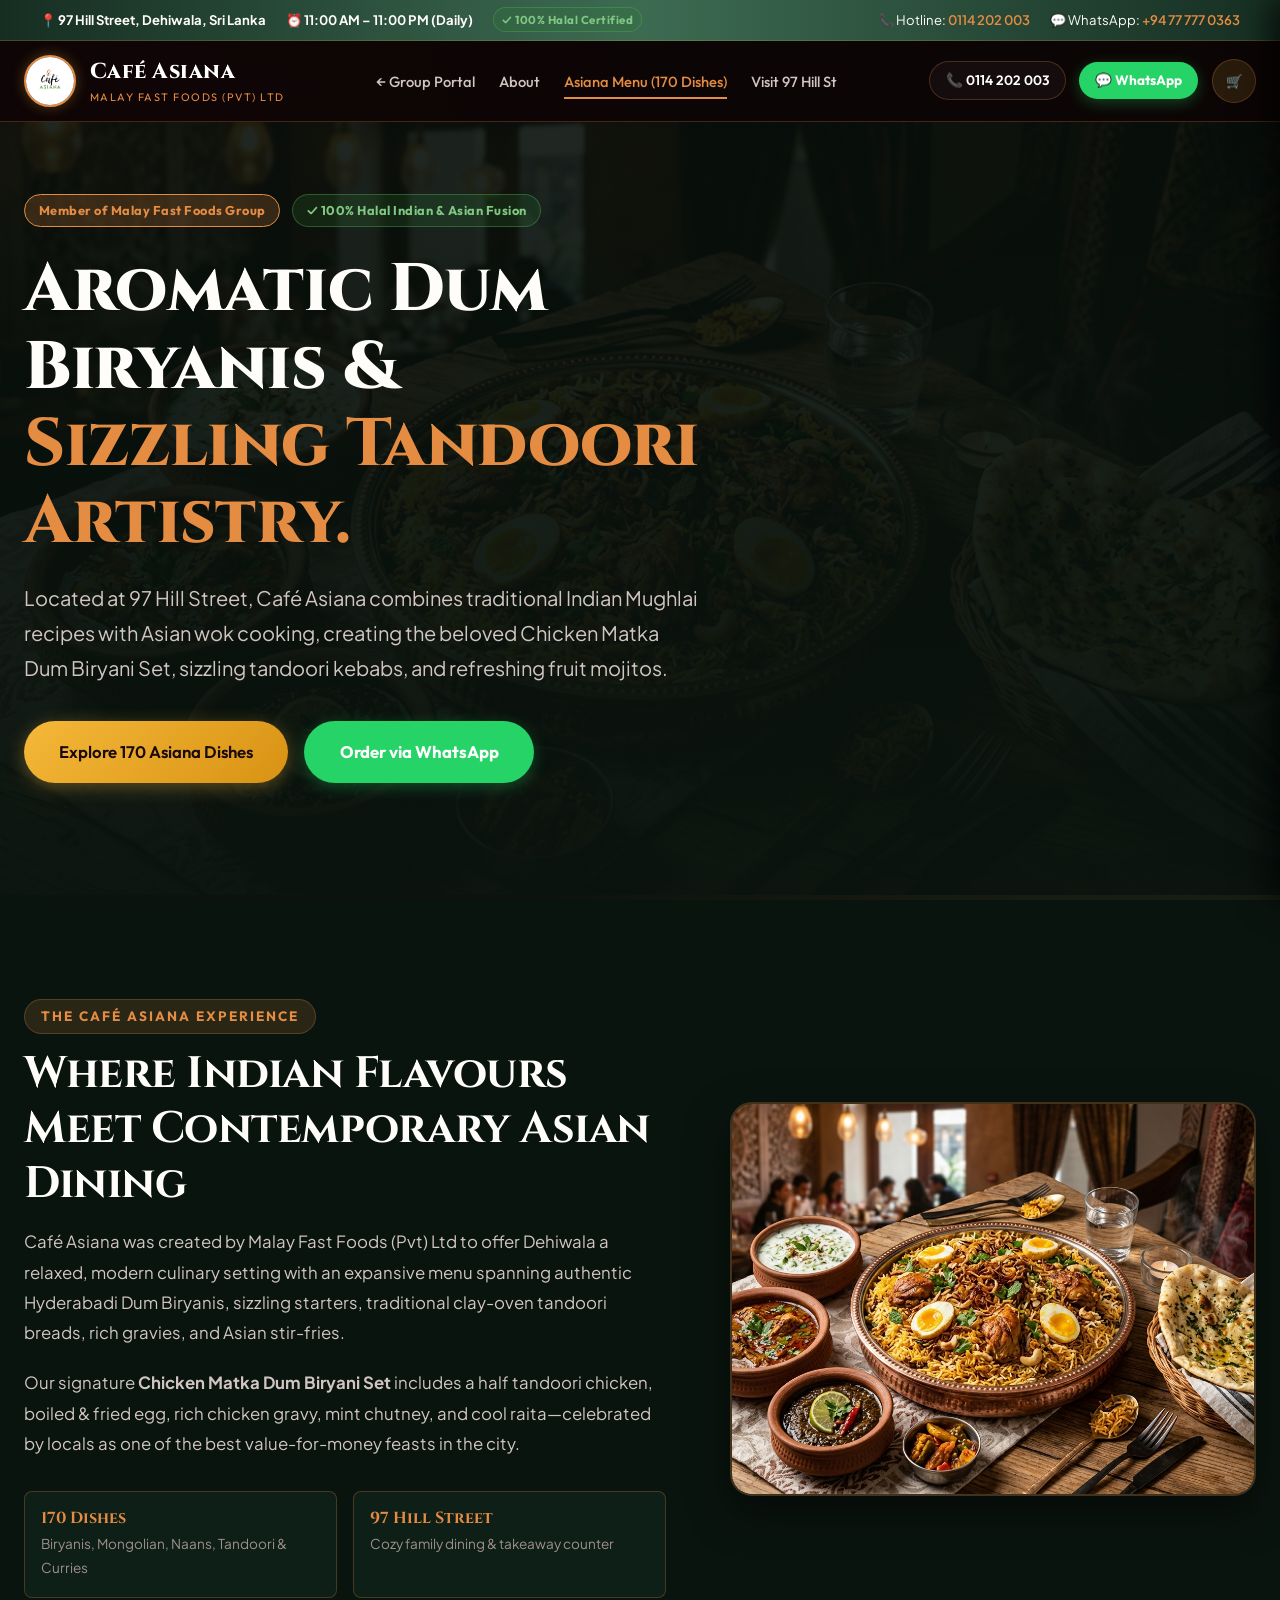
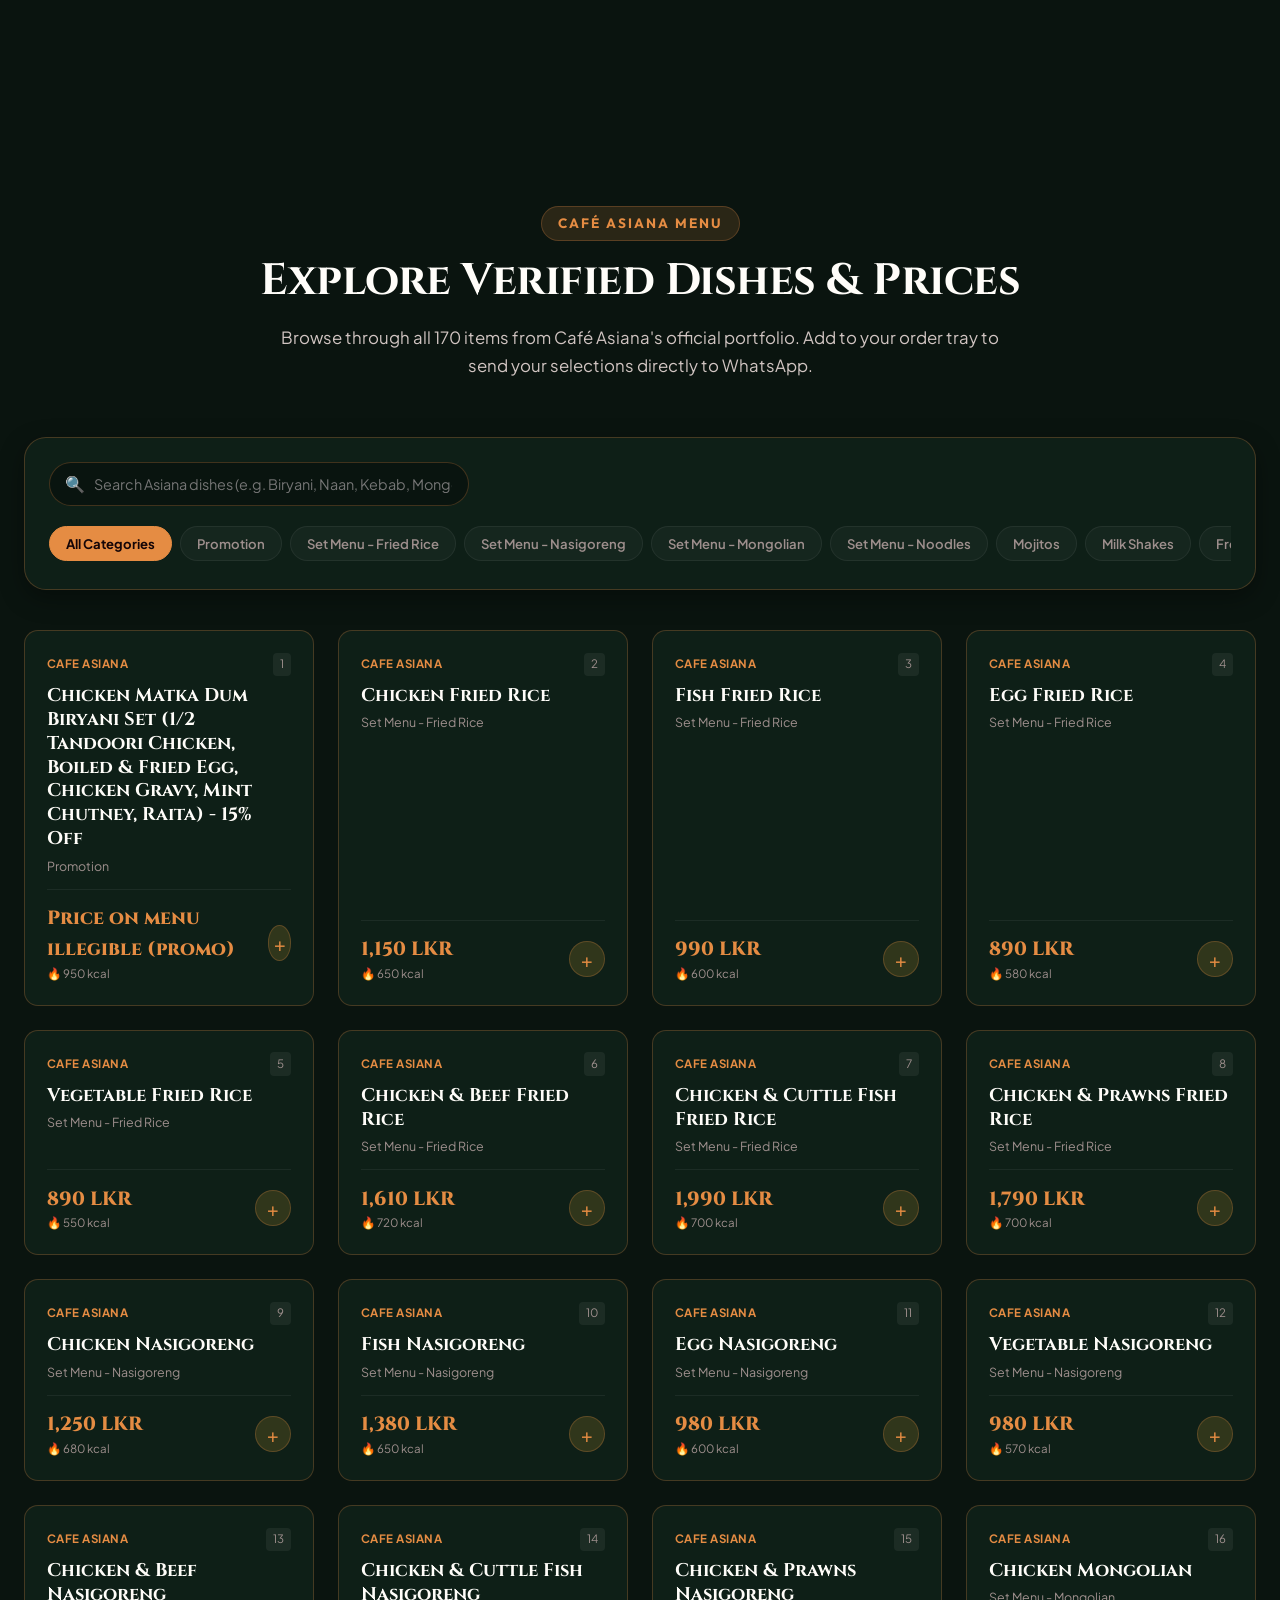
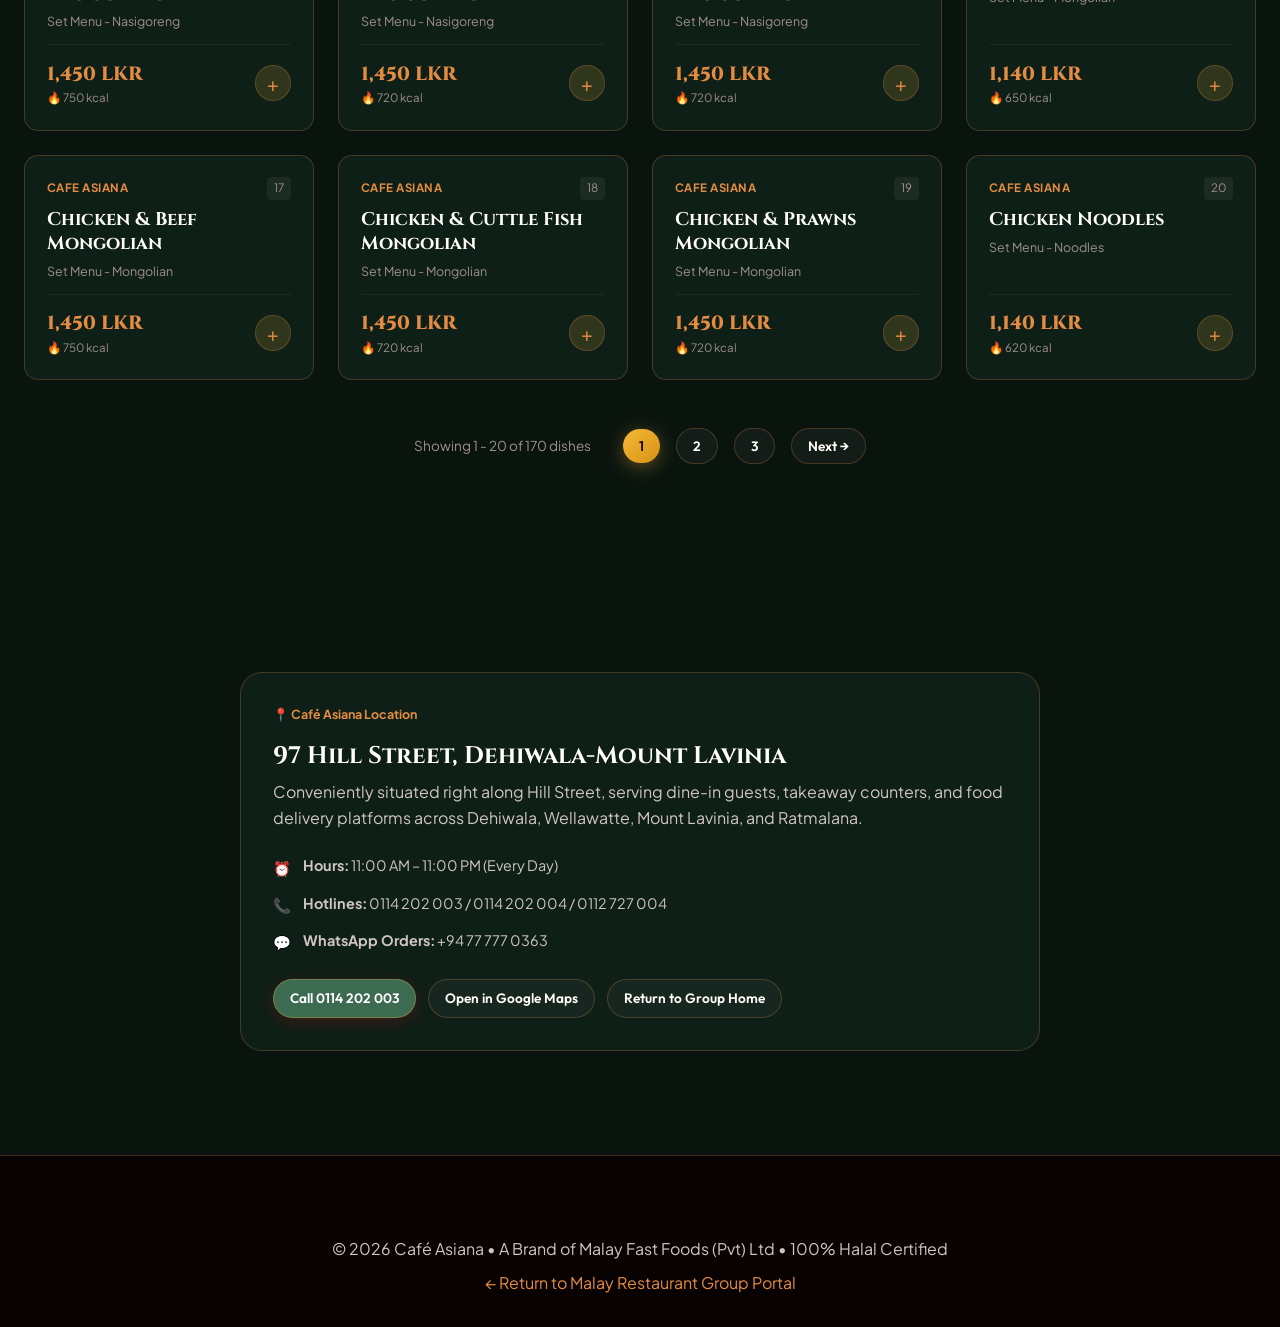
<file: brands/cafe-asiana.html>
<!DOCTYPE html>
<html lang="en">
<head>
  <meta charset="UTF-8">
  <meta name="viewport" content="width=device-width, initial-scale=1.0">
  <title>Café Asiana | Contemporary Asian & Indian Fusion | Malay Fast Foods Group</title>
  <meta name="description" content="Explore Café Asiana at 97 Hill Street, Dehiwala. Famous for Chicken Matka Dum Biryani Sets, Tandoori Kebabs, Mongolian Rice, and fresh Mojitos. 100% Halal dining.">
  <link rel="icon" type="image/jpeg" href="../assets/logos/cafe-asiana.jpg">
  <link rel="stylesheet" href="../css/styles.css">
  <style>
    :root {
      --color-primary: #3D6B52;
      --color-primary-dark: #1F3B2C;
      --color-primary-light: #4E8667;
      --color-accent: #E58C43;
      --bg-dark: #0A140F;
      --bg-dark-surface: #102119;
      --bg-card: rgba(16, 33, 25, 0.85);
      --border-subtle: rgba(229, 140, 67, 0.25);
    }
  </style>
</head>
<body data-brand-page="cafe-asiana">

  <!-- Top Announcement Bar -->
  <div class="top-announcement-bar" style="background: linear-gradient(90deg, #162E22, #3D6B52, #162E22);">
    <div class="container" style="display: flex; justify-content: space-between; align-items: center; width: 100%;">
      <div class="top-bar-left">
        <span>📍 <strong>97 Hill Street, Dehiwala, Sri Lanka</strong></span>
        <span>⏰ <strong>11:00 AM – 11:00 PM (Daily)</strong></span>
        <span class="badge-tag badge-halal" style="padding: 0.15rem 0.5rem; font-size: 0.72rem;">✓ 100% Halal Certified</span>
      </div>
      <div class="top-bar-right">
        <span>📞 Hotline: <a href="tel:+94114202003">0114 202 003</a></span>
        <span>💬 WhatsApp: <a href="https://wa.me/94777770363" target="_blank">+94 77 777 0363</a></span>
      </div>
    </div>
  </div>

  <!-- Header -->
  <header class="site-header">
    <div class="container nav-container">
      <a href="../index.html" class="brand-logo-wrap">
        <img src="../assets/logos/cafe-asiana.jpg" alt="Café Asiana" class="brand-logo-img" style="border-color: #E58C43;">
        <div class="brand-name-group">
          <span class="brand-name-main" style="color: #FFF;">Café Asiana</span>
          <span class="brand-tagline-sub" style="color: #E58C43;">Malay Fast Foods (Pvt) Ltd</span>
        </div>
      </a>

      <ul class="nav-links">
        <li class="nav-item"><a href="../index.html">← Group Portal</a></li>
        <li class="nav-item"><a href="#about">About</a></li>
        <li class="nav-item"><a href="#menu-section" class="active">Asiana Menu (170 Dishes)</a></li>
        <li class="nav-item"><a href="#location">Visit 97 Hill St</a></li>
      </ul>

      <div class="header-actions">
        <a href="tel:+94114202003" class="btn btn-outline btn-sm">📞 0114 202 003</a>
        <a href="https://wa.me/94777770363?text=Hi%20Cafe%20Asiana%2C%20I%20would%20like%20to%20order." target="_blank" class="btn btn-whatsapp btn-sm">💬 WhatsApp</a>
        <button class="cart-toggle-btn">
          <span>🛒</span>
          <span class="cart-badge" style="display: none;">0</span>
        </button>
      </div>
    </div>
  </header>

  <!-- Brand Hero -->
  <section class="hero-section" style="min-height: 70vh;">
    <div class="hero-bg-media">
      <img src="../assets/images/biryani_sawan_feast.jpg" alt="Café Asiana Dum Biryani Spread" class="hero-bg-img">
    </div>
    <div class="hero-overlay" style="background: linear-gradient(180deg, rgba(10,20,15,0.7) 0%, rgba(10,20,15,0.95) 100%);"></div>
    <div class="container">
      <div class="hero-content">
        <div class="hero-badge-row">
          <span class="badge-tag" style="background: rgba(229,140,67,0.2); border-color: #E58C43; color: #E58C43;">Member of Malay Fast Foods Group</span>
          <span class="badge-tag badge-halal">✓ 100% Halal Indian & Asian Fusion</span>
        </div>
        <h1 class="hero-title">
          <span>Aromatic Dum Biryanis &</span>
          <span style="color: #E58C43;">Sizzling Tandoori Artistry.</span>
        </h1>
        <p class="hero-lead">
          Located at 97 Hill Street, Café Asiana combines traditional Indian Mughlai recipes with Asian wok cooking, creating the beloved Chicken Matka Dum Biryani Set, sizzling tandoori kebabs, and refreshing fruit mojitos.
        </p>
        <div class="hero-actions">
          <a href="#menu-section" class="btn btn-primary btn-lg">Explore 170 Asiana Dishes</a>
          <a href="https://wa.me/94777770363?text=Hi%20Cafe%20Asiana%2C%20I%20would%20like%20to%20order." target="_blank" class="btn btn-whatsapp btn-lg">Order via WhatsApp</a>
        </div>
      </div>
    </div>
  </section>

  <!-- Brand Overview -->
  <section id="about" class="heritage-section">
    <div class="container">
      <div class="heritage-grid">
        <div class="heritage-text">
          <div class="section-subtitle" style="color: #E58C43; background: rgba(229,140,67,0.15);">The Café Asiana Experience</div>
          <h2 class="section-title">Where Indian Flavours Meet Contemporary Asian Dining</h2>
          <p>
            Café Asiana was created by Malay Fast Foods (Pvt) Ltd to offer Dehiwala a relaxed, modern culinary setting with an expansive menu spanning authentic Hyderabadi Dum Biryanis, sizzling starters, traditional clay-oven tandoori breads, rich gravies, and Asian stir-fries.
          </p>
          <p>
            Our signature <strong>Chicken Matka Dum Biryani Set</strong> includes a half tandoori chicken, boiled & fried egg, rich chicken gravy, mint chutney, and cool raita—celebrated by locals as one of the best value-for-money feasts in the city.
          </p>
          <div style="display: flex; gap: 1rem; margin-top: 2rem;">
            <div style="padding: 1rem; background: var(--bg-card); border-radius: 8px; border: 1px solid var(--border-subtle); flex: 1;">
              <h4 style="color: #E58C43; margin-bottom: 0.25rem;">170 Dishes</h4>
              <p style="font-size: 0.85rem; margin: 0; color: var(--text-dim);">Biryanis, Mongolian, Naans, Tandoori & Curries</p>
            </div>
            <div style="padding: 1rem; background: var(--bg-card); border-radius: 8px; border: 1px solid var(--border-subtle); flex: 1;">
              <h4 style="color: #E58C43; margin-bottom: 0.25rem;">97 Hill Street</h4>
              <p style="font-size: 0.85rem; margin: 0; color: var(--text-dim);">Cozy family dining & takeaway counter</p>
            </div>
          </div>
        </div>
        <div class="heritage-media-box">
          <img src="../assets/images/biryani_sawan_feast.jpg" alt="Dum Biryani" class="heritage-main-img">
        </div>
      </div>
    </div>
  </section>

  <!-- Live Menu Section -->
  <section id="menu-section" class="menu-section" style="background: rgba(10,20,15,0.6);">
    <div class="container">
      <div class="section-header">
        <div class="section-subtitle" style="color: #E58C43; background: rgba(229,140,67,0.15);">Café Asiana Menu</div>
        <h2 class="section-title">Explore Verified Dishes & Prices</h2>
        <p class="section-desc">
          Browse through all 170 items from Café Asiana's official portfolio. Add to your order tray to send your selections directly to WhatsApp.
        </p>
      </div>

      <!-- Menu Control Box -->
      <div class="menu-control-panel">
        <div class="menu-search-category-row">
          <div class="menu-search-box">
            <span class="search-icon">🔍</span>
            <input type="text" id="menu-search-input" class="menu-search-input" placeholder="Search Asiana dishes (e.g. Biryani, Naan, Kebab, Mongolian)...">
          </div>
          <div class="category-scroll-container" id="category-scroll-container"></div>
        </div>
      </div>

      <!-- Grid -->
      <div class="menu-items-grid" id="menu-items-grid"></div>
      <div class="menu-pagination-bar" id="menu-pagination-bar"></div>
    </div>
  </section>

  <!-- Location & Hours -->
  <section id="location" class="locations-section">
    <div class="container">
      <div class="location-card" style="max-width: 800px; margin: 0 auto;">
        <div class="location-badge" style="color: #E58C43;">📍 Café Asiana Location</div>
        <h3>97 Hill Street, Dehiwala-Mount Lavinia</h3>
        <p style="color: var(--text-muted); margin-bottom: 1.5rem;">
          Conveniently situated right along Hill Street, serving dine-in guests, takeaway counters, and food delivery platforms across Dehiwala, Wellawatte, Mount Lavinia, and Ratmalana.
        </p>
        <div class="location-details">
          <div class="loc-row">
            <span class="icon">⏰</span>
            <div><strong>Hours:</strong> 11:00 AM – 11:00 PM (Every Day)</div>
          </div>
          <div class="loc-row">
            <span class="icon">📞</span>
            <div><strong>Hotlines:</strong> 0114 202 003 / 0114 202 004 / 0112 727 004</div>
          </div>
          <div class="loc-row">
            <span class="icon">💬</span>
            <div><strong>WhatsApp Orders:</strong> +94 77 777 0363</div>
          </div>
        </div>
        <div class="location-card-actions">
          <a href="tel:+94114202003" class="btn btn-secondary btn-sm">Call 0114 202 003</a>
          <a href="https://maps.google.com/?q=97+Hill+Street+Dehiwala+Sri+Lanka" target="_blank" class="btn btn-outline btn-sm">Open in Google Maps</a>
          <a href="../index.html" class="btn btn-outline btn-sm">Return to Group Home</a>
        </div>
      </div>
    </div>
  </section>

  <!-- Cart Drawer -->
  <div class="cart-drawer-overlay" id="cart-drawer-overlay"></div>
  <div class="cart-drawer" id="cart-drawer">
    <div class="cart-drawer-header">
      <h3><span>🛒</span> Your Order Tray</h3>
      <button class="cart-close-btn" id="cart-close-btn">✕</button>
    </div>
    <div class="cart-items-body" id="cart-items-body"></div>
    <div class="cart-drawer-footer">
      <div class="cart-subtotal-row">
        <span>Total:</span>
        <span class="cart-subtotal-amount" id="cart-subtotal-amount">0 LKR</span>
      </div>
      <a href="javascript:void(0)" id="whatsapp-order-btn" class="btn btn-whatsapp" style="width: 100%;">
        <span>💬</span> Send Order via WhatsApp
      </a>
    </div>
  </div>

  <footer class="site-footer">
    <div class="container text-center" style="text-align: center;">
      <p>© 2026 Café Asiana • A Brand of Malay Fast Foods (Pvt) Ltd • 100% Halal Certified</p>
      <div style="margin-top: 0.5rem;"><a href="../index.html" style="color: #E58C43;">← Return to Malay Restaurant Group Portal</a></div>
    </div>
  </footer>

  <script src="../js/main.js"></script>
</body>
</html>
</file>
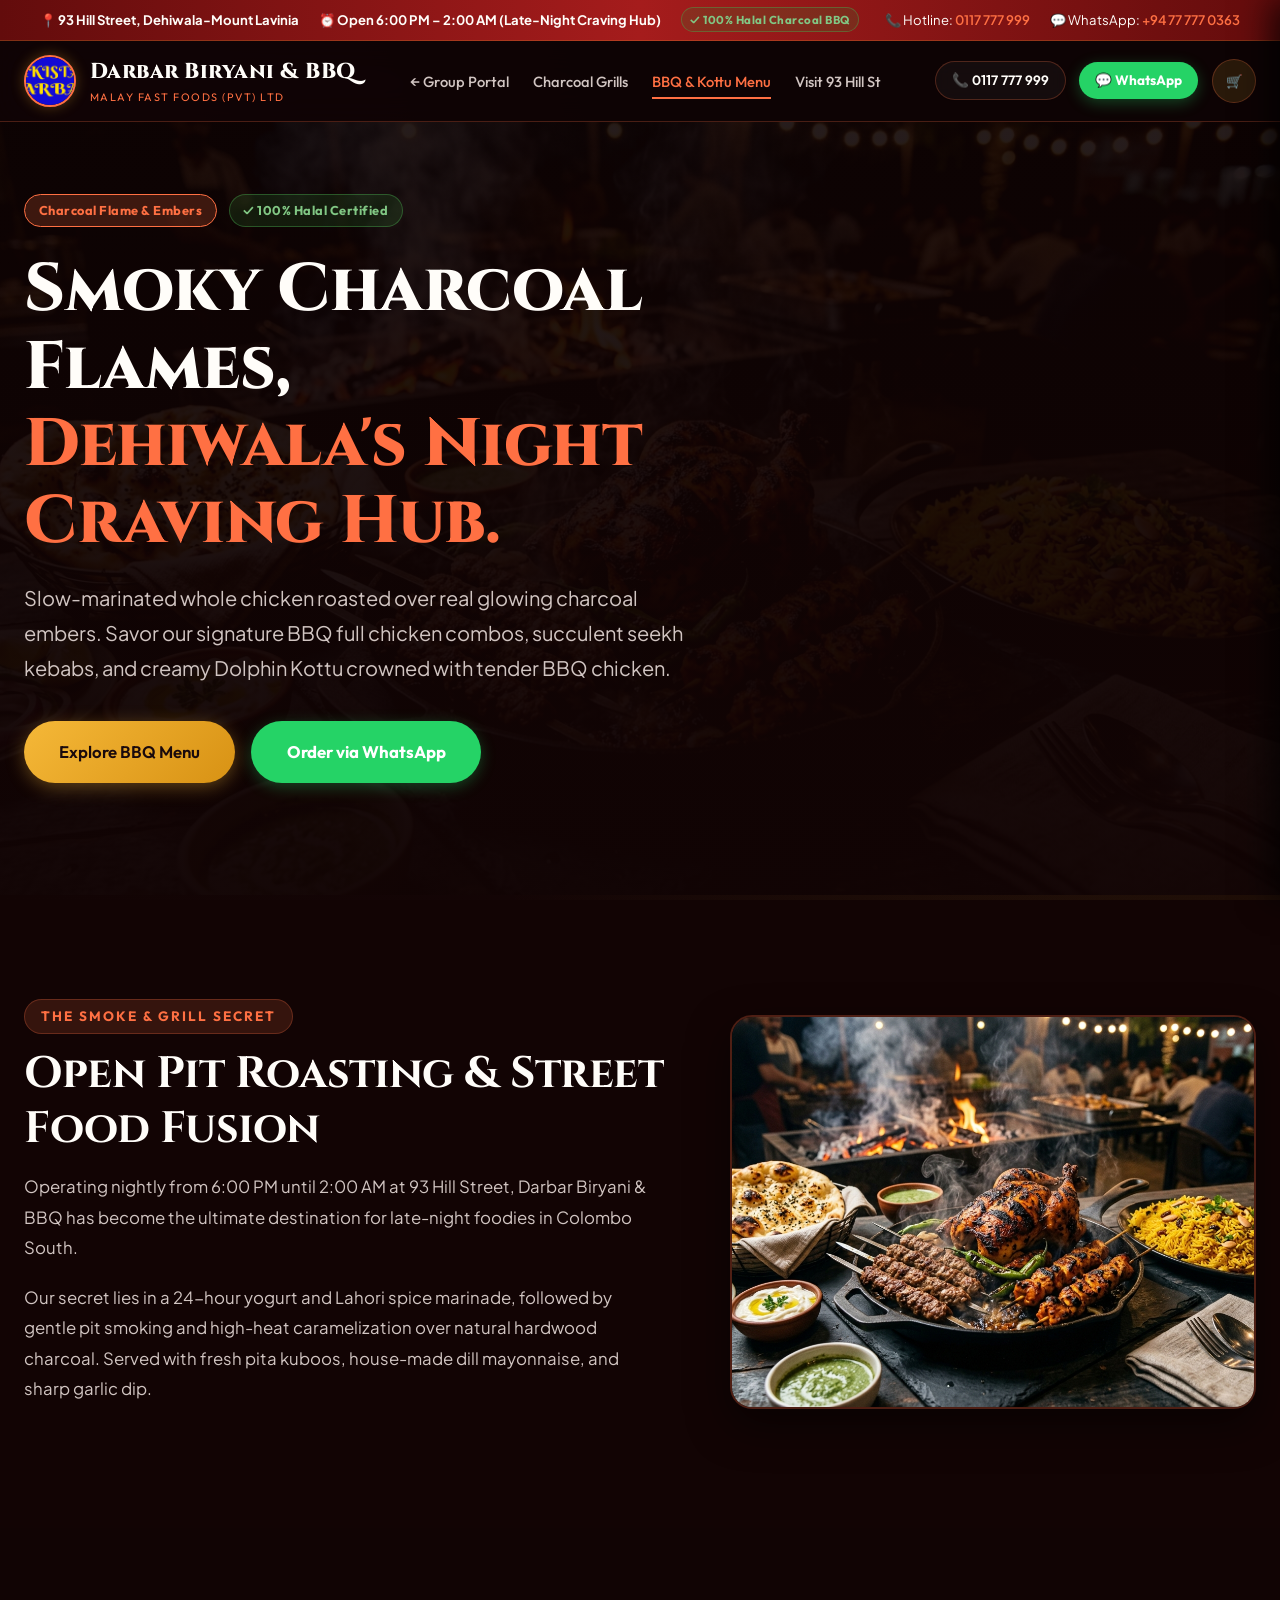
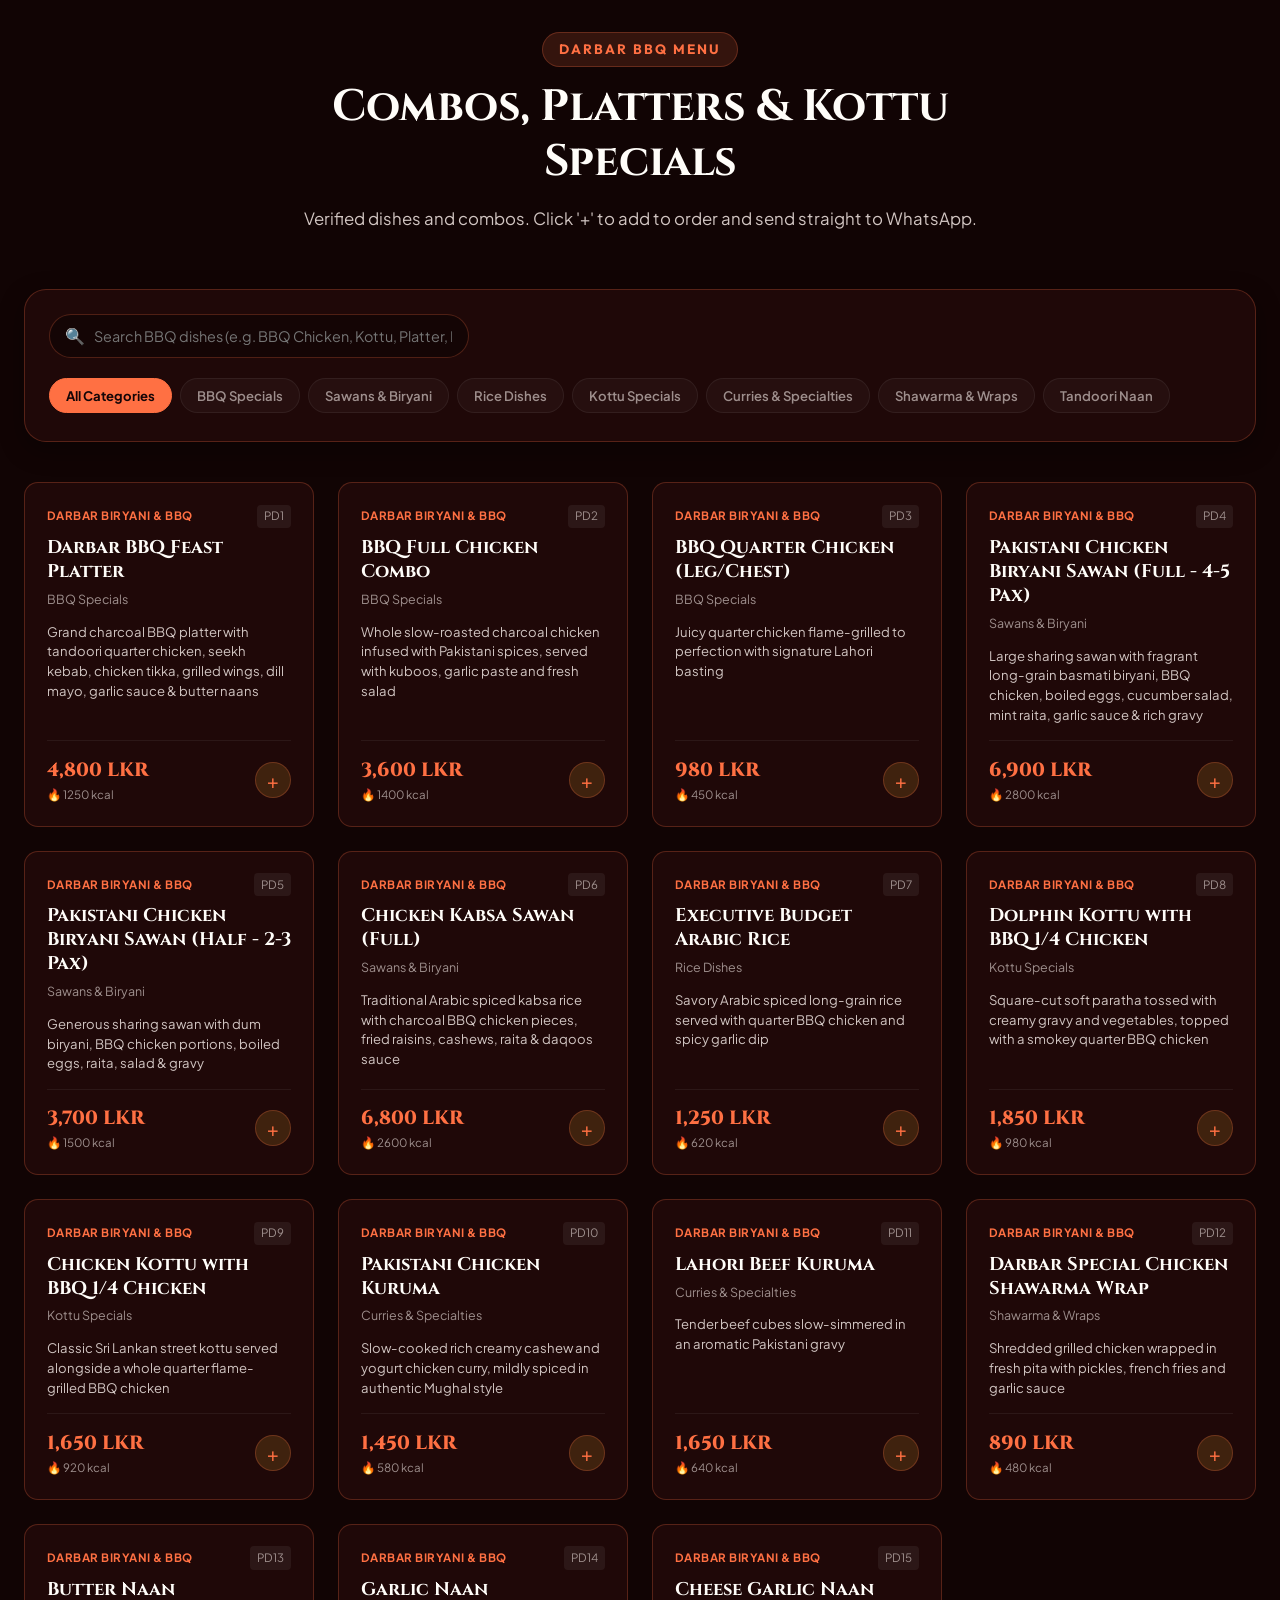
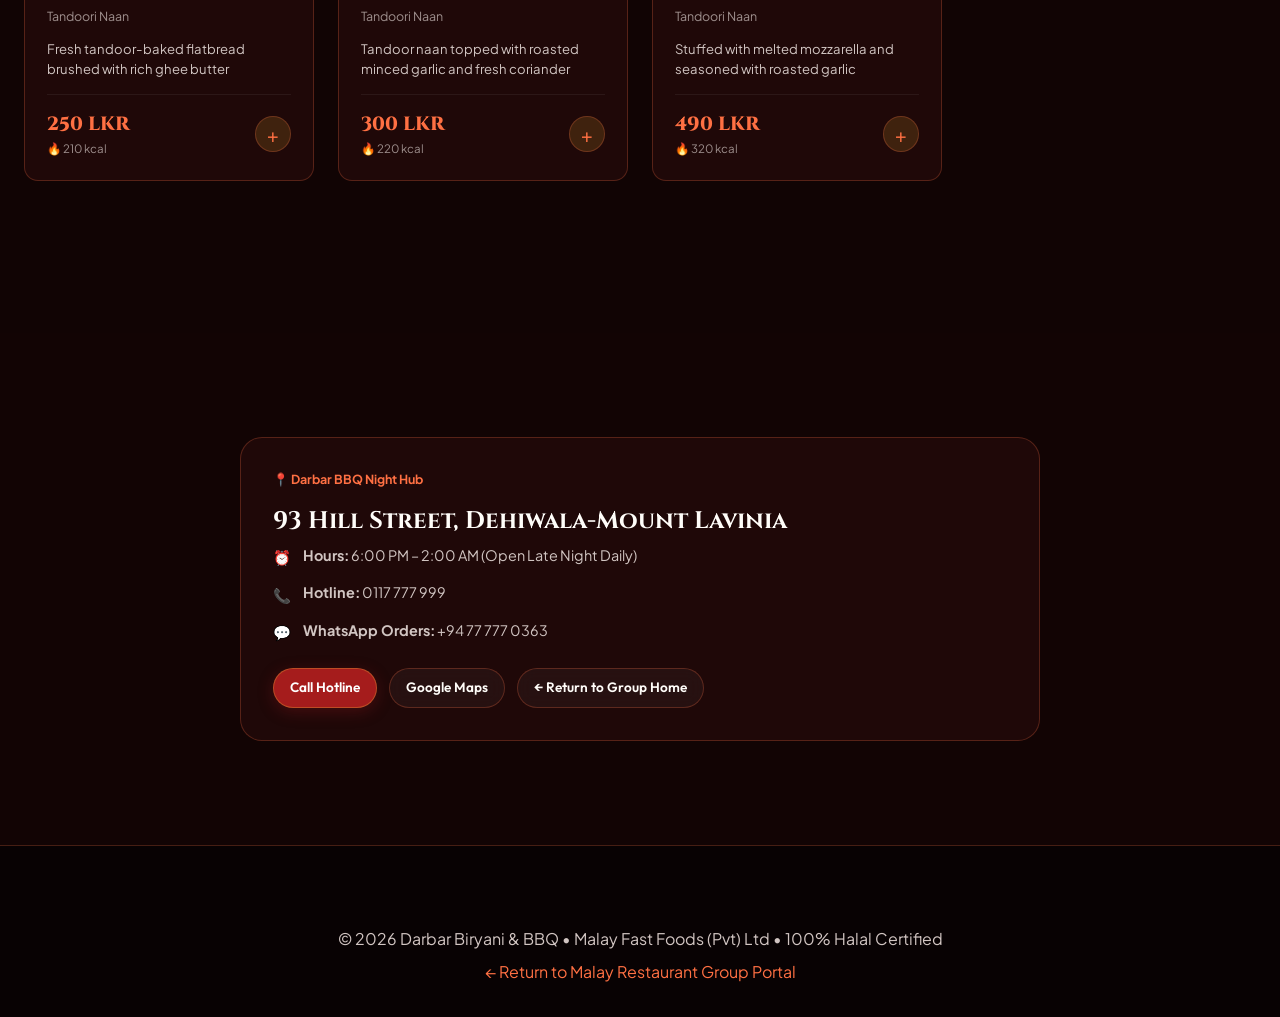
<file: brands/darbar-bbq.html>
<!DOCTYPE html>
<html lang="en">
<head>
  <meta charset="UTF-8">
  <meta name="viewport" content="width=device-width, initial-scale=1.0">
  <title>Darbar Biryani & BBQ | Charcoal Smoke & Late Night Craving | Dehiwala</title>
  <meta name="description" content="Official page for Darbar Biryani & BBQ at 93 Hill Street, Dehiwala. Famous for Charcoal BBQ Full Chicken Combos, Dolphin Kottu with BBQ Chicken, and late-night dining until 2:00 AM.">
  <link rel="icon" type="image/png" href="../assets/logos/pakistan-darbar.png">
  <link rel="stylesheet" href="../css/styles.css">
  <style>
    :root {
      --color-primary: #A51C1C;
      --color-primary-dark: #630C0C;
      --color-primary-light: #BF2A2A;
      --color-accent: #FF7043;
      --bg-dark: #120404;
      --bg-dark-surface: #220A0A;
      --bg-card: rgba(34, 10, 10, 0.88);
      --border-subtle: rgba(255, 112, 67, 0.25);
    }
  </style>
</head>
<body data-brand-page="darbar-bbq">

  <!-- Top Announcement Bar -->
  <div class="top-announcement-bar" style="background: linear-gradient(90deg, #630C0C, #A51C1C, #630C0C);">
    <div class="container" style="display: flex; justify-content: space-between; align-items: center; width: 100%;">
      <div class="top-bar-left">
        <span>📍 <strong>93 Hill Street, Dehiwala-Mount Lavinia</strong></span>
        <span>⏰ <strong>Open 6:00 PM – 2:00 AM (Late-Night Craving Hub)</strong></span>
        <span class="badge-tag badge-halal" style="padding: 0.15rem 0.5rem; font-size: 0.72rem;">✓ 100% Halal Charcoal BBQ</span>
      </div>
      <div class="top-bar-right">
        <span>📞 Hotline: <a href="tel:+94117777999">0117 777 999</a></span>
        <span>💬 WhatsApp: <a href="https://wa.me/94777770363" target="_blank">+94 77 777 0363</a></span>
      </div>
    </div>
  </div>

  <!-- Header -->
  <header class="site-header">
    <div class="container nav-container">
      <a href="../index.html" class="brand-logo-wrap">
        <img src="../assets/logos/pakistan-darbar.png" alt="Darbar Biryani & BBQ" class="brand-logo-img" style="border-color: #FF7043; background: #630C0C;">
        <div class="brand-name-group">
          <span class="brand-name-main">Darbar Biryani & BBQ</span>
          <span class="brand-tagline-sub" style="color: #FF7043;">Malay Fast Foods (Pvt) Ltd</span>
        </div>
      </a>

      <ul class="nav-links">
        <li class="nav-item"><a href="../index.html">← Group Portal</a></li>
        <li class="nav-item"><a href="#about">Charcoal Grills</a></li>
        <li class="nav-item"><a href="#menu-section" class="active">BBQ & Kottu Menu</a></li>
        <li class="nav-item"><a href="#location">Visit 93 Hill St</a></li>
      </ul>

      <div class="header-actions">
        <a href="tel:+94117777999" class="btn btn-outline btn-sm">📞 0117 777 999</a>
        <a href="https://wa.me/94777770363?text=Hi%20Darbar%20BBQ%2C%20I%20would%20like%20to%20order." target="_blank" class="btn btn-whatsapp btn-sm">💬 WhatsApp</a>
        <button class="cart-toggle-btn">
          <span>🛒</span>
          <span class="cart-badge" style="display: none;">0</span>
        </button>
      </div>
    </div>
  </header>

  <!-- Hero -->
  <section class="hero-section" style="min-height: 70vh;">
    <div class="hero-bg-media">
      <img src="../assets/images/darbar_bbq_feast.jpg" alt="Charcoal BBQ Chicken Spread" class="hero-bg-img">
    </div>
    <div class="hero-overlay" style="background: linear-gradient(180deg, rgba(18,4,4,0.7) 0%, rgba(18,4,4,0.95) 100%);"></div>
    <div class="container">
      <div class="hero-content">
        <div class="hero-badge-row">
          <span class="badge-tag" style="background: rgba(255,112,67,0.2); border-color: #FF7043; color: #FF7043;">Charcoal Flame & Embers</span>
          <span class="badge-tag badge-halal">✓ 100% Halal Certified</span>
        </div>
        <h1 class="hero-title">
          <span>Smoky Charcoal Flames,</span>
          <span style="color: #FF7043;">Dehiwala's Night Craving Hub.</span>
        </h1>
        <p class="hero-lead">
          Slow-marinated whole chicken roasted over real glowing charcoal embers. Savor our signature BBQ full chicken combos, succulent seekh kebabs, and creamy Dolphin Kottu crowned with tender BBQ chicken.
        </p>
        <div class="hero-actions">
          <a href="#menu-section" class="btn btn-primary btn-lg">Explore BBQ Menu</a>
          <a href="https://wa.me/94777770363?text=Hi%20Darbar%20BBQ%2C%20I%20would%20like%20to%20order." target="_blank" class="btn btn-whatsapp btn-lg">Order via WhatsApp</a>
        </div>
      </div>
    </div>
  </section>

  <!-- About -->
  <section id="about" class="heritage-section">
    <div class="container">
      <div class="heritage-grid">
        <div class="heritage-text">
          <div class="section-subtitle" style="color: #FF7043; background: rgba(255,112,67,0.15);">The Smoke & Grill Secret</div>
          <h2 class="section-title">Open Pit Roasting & Street Food Fusion</h2>
          <p>
            Operating nightly from 6:00 PM until 2:00 AM at 93 Hill Street, Darbar Biryani & BBQ has become the ultimate destination for late-night foodies in Colombo South.
          </p>
          <p>
            Our secret lies in a 24-hour yogurt and Lahori spice marinade, followed by gentle pit smoking and high-heat caramelization over natural hardwood charcoal. Served with fresh pita kuboos, house-made dill mayonnaise, and sharp garlic dip.
          </p>
        </div>
        <div class="heritage-media-box">
          <img src="../assets/images/darbar_bbq_feast.jpg" alt="Charcoal BBQ" class="heritage-main-img">
        </div>
      </div>
    </div>
  </section>

  <!-- Menu -->
  <section id="menu-section" class="menu-section" style="background: rgba(18,4,4,0.6);">
    <div class="container">
      <div class="section-header">
        <div class="section-subtitle" style="color: #FF7043; background: rgba(255,112,67,0.15);">Darbar BBQ Menu</div>
        <h2 class="section-title">Combos, Platters & Kottu Specials</h2>
        <p class="section-desc">
          Verified dishes and combos. Click '+' to add to order and send straight to WhatsApp.
        </p>
      </div>

      <div class="menu-control-panel">
        <div class="menu-search-category-row">
          <div class="menu-search-box">
            <span class="search-icon">🔍</span>
            <input type="text" id="menu-search-input" class="menu-search-input" placeholder="Search BBQ dishes (e.g. BBQ Chicken, Kottu, Platter, Naan)...">
          </div>
          <div class="category-scroll-container" id="category-scroll-container"></div>
        </div>
      </div>

      <div class="menu-items-grid" id="menu-items-grid"></div>
      <div class="menu-pagination-bar" id="menu-pagination-bar"></div>
    </div>
  </section>

  <!-- Location -->
  <section id="location" class="locations-section">
    <div class="container">
      <div class="location-card" style="max-width: 800px; margin: 0 auto;">
        <div class="location-badge" style="color: #FF7043;">📍 Darbar BBQ Night Hub</div>
        <h3>93 Hill Street, Dehiwala-Mount Lavinia</h3>
        <div class="location-details">
          <div class="loc-row">
            <span class="icon">⏰</span>
            <div><strong>Hours:</strong> 6:00 PM – 2:00 AM (Open Late Night Daily)</div>
          </div>
          <div class="loc-row">
            <span class="icon">📞</span>
            <div><strong>Hotline:</strong> 0117 777 999</div>
          </div>
          <div class="loc-row">
            <span class="icon">💬</span>
            <div><strong>WhatsApp Orders:</strong> +94 77 777 0363</div>
          </div>
        </div>
        <div class="location-card-actions">
          <a href="tel:+94117777999" class="btn btn-secondary btn-sm">Call Hotline</a>
          <a href="https://maps.google.com/?q=93+Hill+Street+Dehiwala+Sri+Lanka" target="_blank" class="btn btn-outline btn-sm">Google Maps</a>
          <a href="../index.html" class="btn btn-outline btn-sm">← Return to Group Home</a>
        </div>
      </div>
    </div>
  </section>

  <!-- Cart Drawer -->
  <div class="cart-drawer-overlay" id="cart-drawer-overlay"></div>
  <div class="cart-drawer" id="cart-drawer">
    <div class="cart-drawer-header">
      <h3><span>🛒</span> Your Order Tray</h3>
      <button class="cart-close-btn" id="cart-close-btn">✕</button>
    </div>
    <div class="cart-items-body" id="cart-items-body"></div>
    <div class="cart-drawer-footer">
      <div class="cart-subtotal-row">
        <span>Total:</span>
        <span class="cart-subtotal-amount" id="cart-subtotal-amount">0 LKR</span>
      </div>
      <a href="javascript:void(0)" id="whatsapp-order-btn" class="btn btn-whatsapp" style="width: 100%;">
        <span>💬</span> Send Order via WhatsApp
      </a>
    </div>
  </div>

  <footer class="site-footer">
    <div class="container" style="text-align: center;">
      <p>© 2026 Darbar Biryani & BBQ • Malay Fast Foods (Pvt) Ltd • 100% Halal Certified</p>
      <div style="margin-top: 0.5rem;"><a href="../index.html" style="color: #FF7043;">← Return to Malay Restaurant Group Portal</a></div>
    </div>
  </footer>

  <script src="../js/main.js"></script>
</body>
</html>
</file>
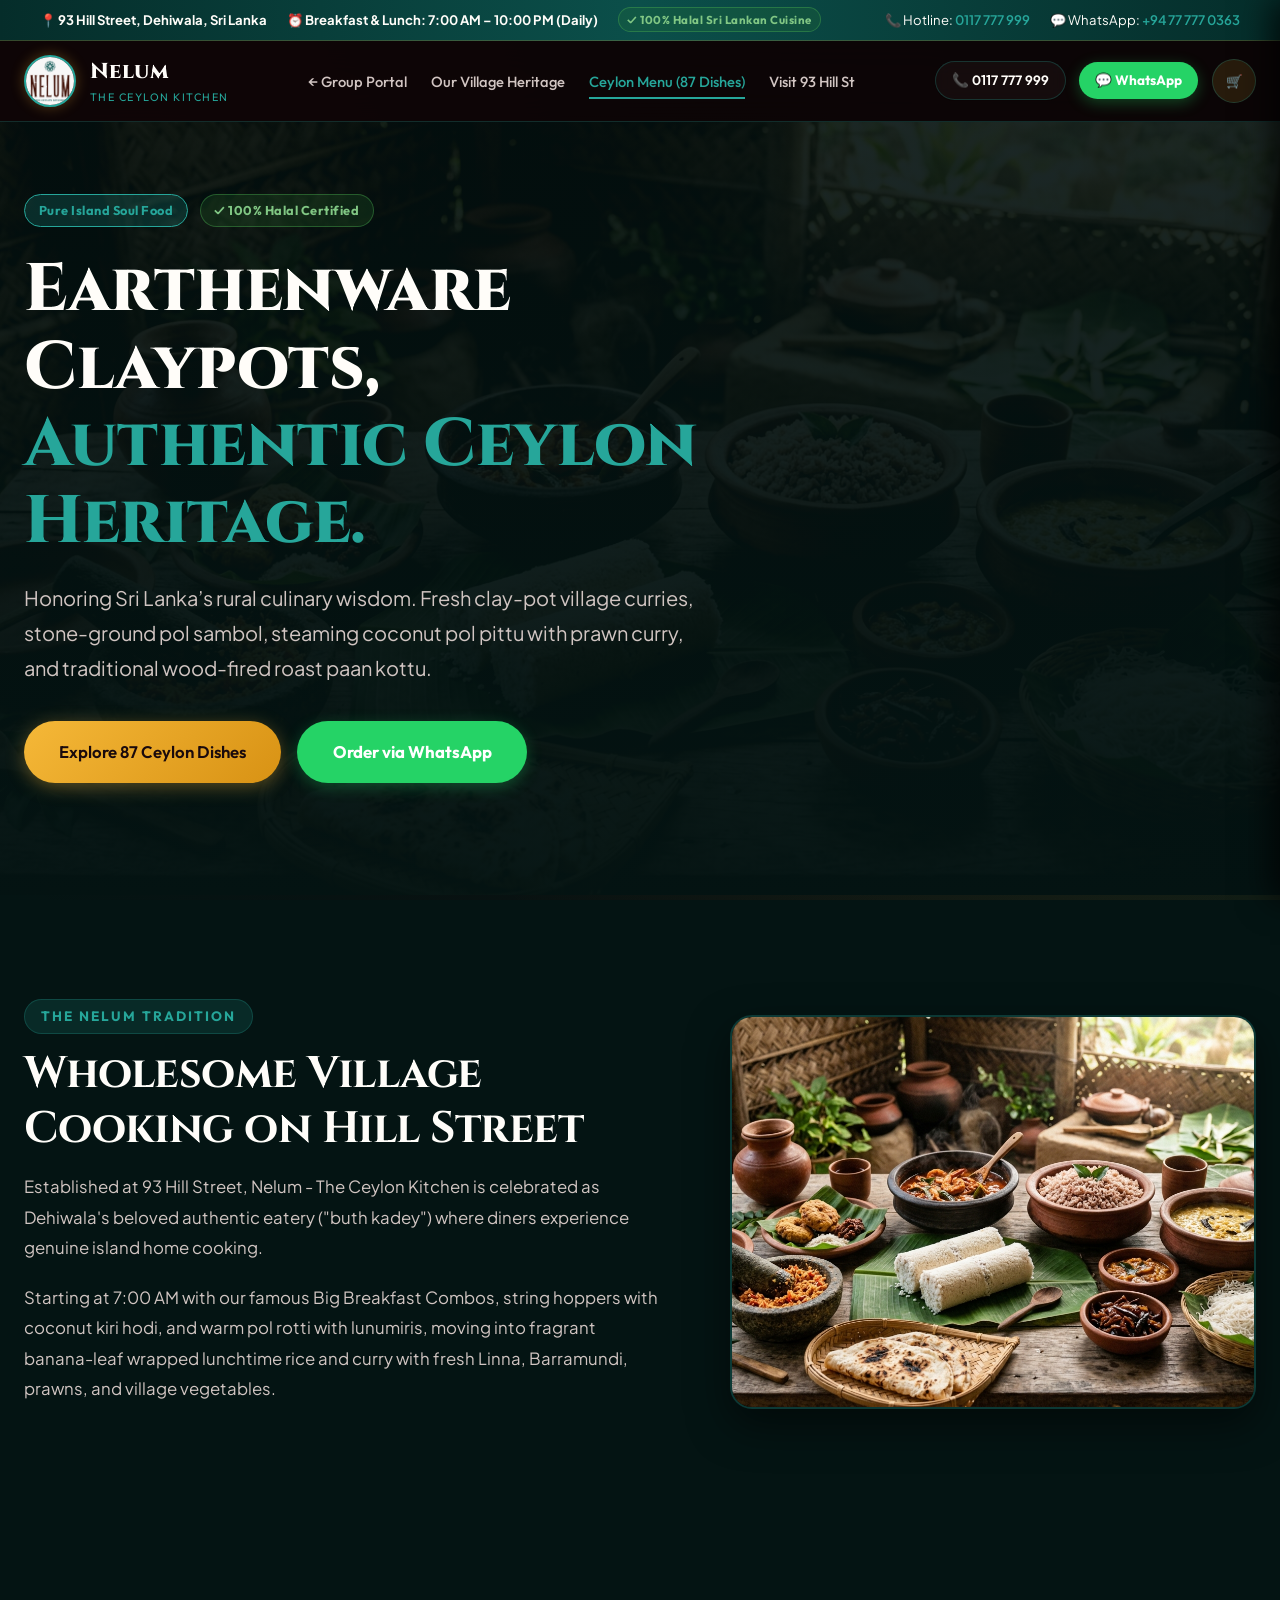
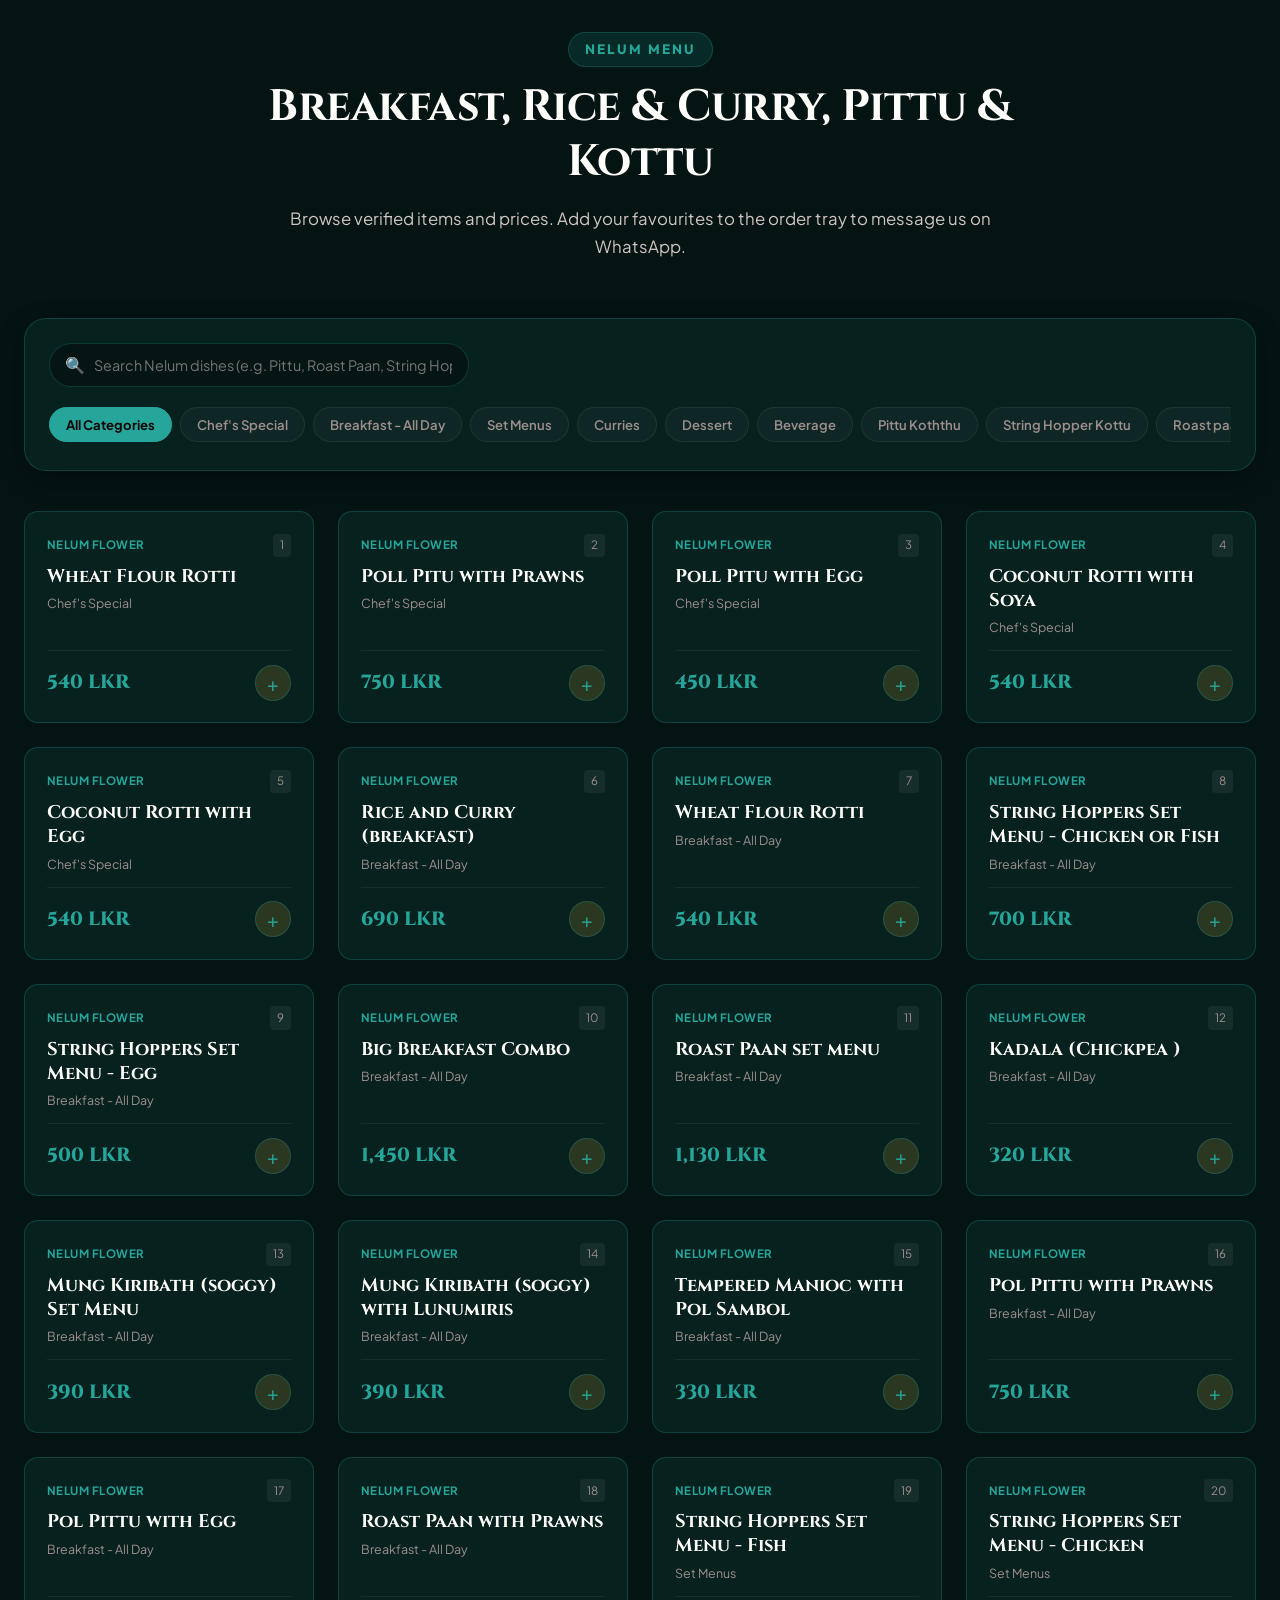
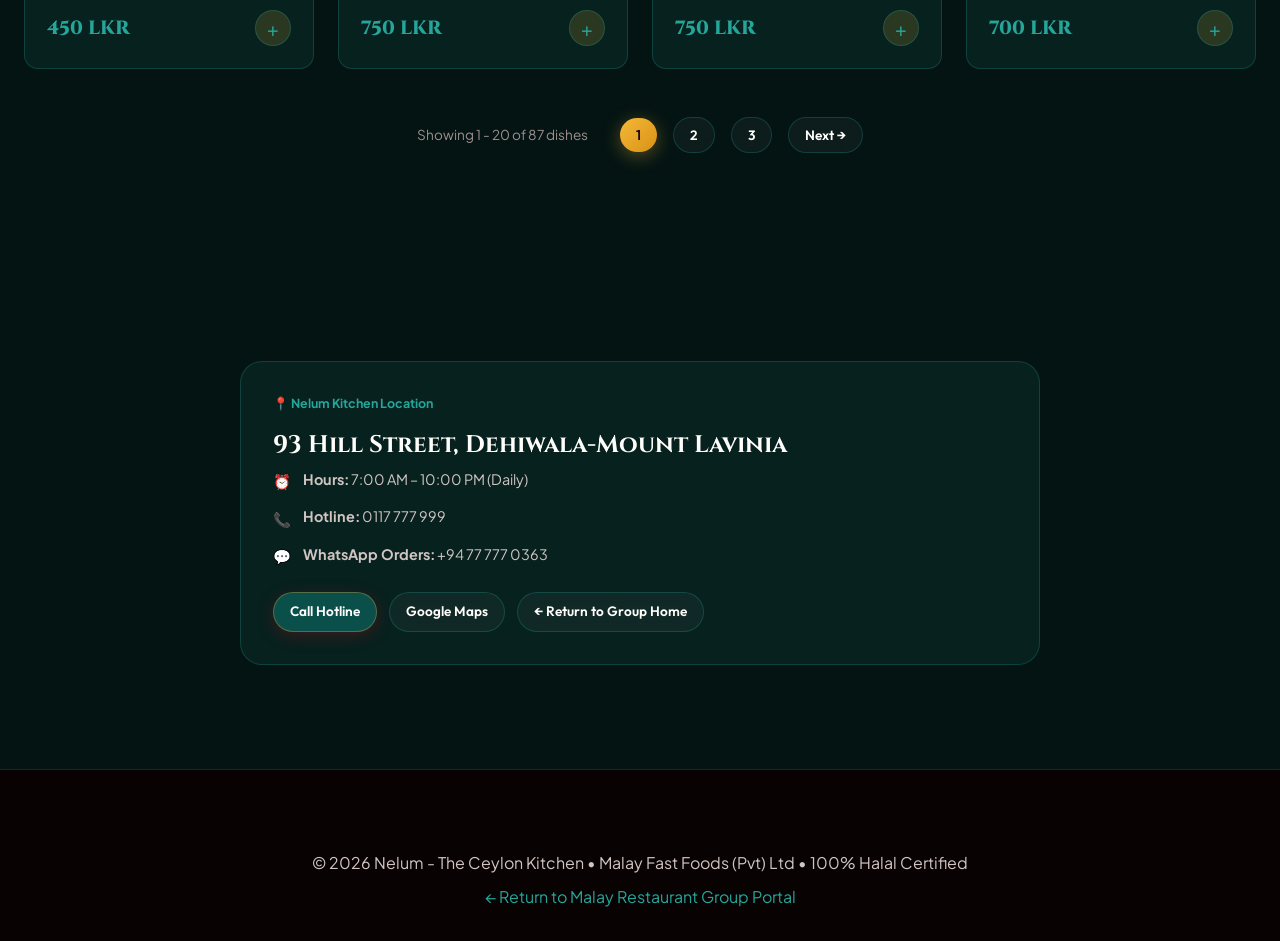
<file: brands/nelum.html>
<!DOCTYPE html>
<html lang="en">
<head>
  <meta charset="UTF-8">
  <meta name="viewport" content="width=device-width, initial-scale=1.0">
  <title>Nelum - The Ceylon Kitchen | Authentic Sri Lankan Rice & Curry | Dehiwala</title>
  <meta name="description" content="Official page of Nelum - The Ceylon Kitchen at 93 Hill Street, Dehiwala. Authentic Sri Lankan clay-pot rice & curry, pol pittu with prawn curry, spicy roast paan kottu, and island breakfast.">
  <link rel="icon" type="image/jpeg" href="../assets/logos/nelum.jpg">
  <link rel="stylesheet" href="../css/styles.css">
  <style>
    :root {
      --color-primary: #0B4F4A;
      --color-primary-dark: #052D2A;
      --color-primary-light: #166D67;
      --color-accent: #26A69A;
      --bg-dark: #041413;
      --bg-dark-surface: #092422;
      --bg-card: rgba(9, 36, 34, 0.88);
      --border-subtle: rgba(38, 166, 154, 0.25);
    }
  </style>
</head>
<body data-brand-page="nelum-ceylon-kitchen">

  <!-- Top Announcement Bar -->
  <div class="top-announcement-bar" style="background: linear-gradient(90deg, #052D2A, #0B4F4A, #052D2A);">
    <div class="container" style="display: flex; justify-content: space-between; align-items: center; width: 100%;">
      <div class="top-bar-left">
        <span>📍 <strong>93 Hill Street, Dehiwala, Sri Lanka</strong></span>
        <span>⏰ <strong>Breakfast & Lunch: 7:00 AM – 10:00 PM (Daily)</strong></span>
        <span class="badge-tag badge-halal" style="padding: 0.15rem 0.5rem; font-size: 0.72rem;">✓ 100% Halal Sri Lankan Cuisine</span>
      </div>
      <div class="top-bar-right">
        <span>📞 Hotline: <a href="tel:+94117777999">0117 777 999</a></span>
        <span>💬 WhatsApp: <a href="https://wa.me/94777770363" target="_blank">+94 77 777 0363</a></span>
      </div>
    </div>
  </div>

  <!-- Header -->
  <header class="site-header">
    <div class="container nav-container">
      <a href="../index.html" class="brand-logo-wrap">
        <img src="../assets/logos/nelum.jpg" alt="Nelum - The Ceylon Kitchen" class="brand-logo-img" style="border-color: #26A69A;">
        <div class="brand-name-group">
          <span class="brand-name-main">Nelum</span>
          <span class="brand-tagline-sub" style="color: #26A69A;">The Ceylon Kitchen</span>
        </div>
      </a>

      <ul class="nav-links">
        <li class="nav-item"><a href="../index.html">← Group Portal</a></li>
        <li class="nav-item"><a href="#about">Our Village Heritage</a></li>
        <li class="nav-item"><a href="#menu-section" class="active">Ceylon Menu (87 Dishes)</a></li>
        <li class="nav-item"><a href="#location">Visit 93 Hill St</a></li>
      </ul>

      <div class="header-actions">
        <a href="tel:+94117777999" class="btn btn-outline btn-sm">📞 0117 777 999</a>
        <a href="https://wa.me/94777770363?text=Hi%20Nelum%2C%20I%20would%20like%20to%20order." target="_blank" class="btn btn-whatsapp btn-sm">💬 WhatsApp</a>
        <button class="cart-toggle-btn">
          <span>🛒</span>
          <span class="cart-badge" style="display: none;">0</span>
        </button>
      </div>
    </div>
  </header>

  <!-- Hero -->
  <section class="hero-section" style="min-height: 70vh;">
    <div class="hero-bg-media">
      <img src="../assets/images/nelum_ceylon_feast.jpg" alt="Nelum Ceylon Clay Pot Feast" class="hero-bg-img">
    </div>
    <div class="hero-overlay" style="background: linear-gradient(180deg, rgba(4,20,19,0.7) 0%, rgba(4,20,19,0.95) 100%);"></div>
    <div class="container">
      <div class="hero-content">
        <div class="hero-badge-row">
          <span class="badge-tag" style="background: rgba(38,166,154,0.2); border-color: #26A69A; color: #26A69A;">Pure Island Soul Food</span>
          <span class="badge-tag badge-halal">✓ 100% Halal Certified</span>
        </div>
        <h1 class="hero-title">
          <span>Earthenware Claypots,</span>
          <span style="color: #26A69A;">Authentic Ceylon Heritage.</span>
        </h1>
        <p class="hero-lead">
          Honoring Sri Lanka’s rural culinary wisdom. Fresh clay-pot village curries, stone-ground pol sambol, steaming coconut pol pittu with prawn curry, and traditional wood-fired roast paan kottu.
        </p>
        <div class="hero-actions">
          <a href="#menu-section" class="btn btn-primary btn-lg">Explore 87 Ceylon Dishes</a>
          <a href="https://wa.me/94777770363?text=Hi%20Nelum%2C%20I%20would%20like%20to%20order." target="_blank" class="btn btn-whatsapp btn-lg">Order via WhatsApp</a>
        </div>
      </div>
    </div>
  </section>

  <!-- About Nelum -->
  <section id="about" class="heritage-section">
    <div class="container">
      <div class="heritage-grid">
        <div class="heritage-text">
          <div class="section-subtitle" style="color: #26A69A; background: rgba(38,166,154,0.15);">The Nelum Tradition</div>
          <h2 class="section-title">Wholesome Village Cooking on Hill Street</h2>
          <p>
            Established at 93 Hill Street, Nelum - The Ceylon Kitchen is celebrated as Dehiwala's beloved authentic eatery ("buth kadey") where diners experience genuine island home cooking.
          </p>
          <p>
            Starting at 7:00 AM with our famous Big Breakfast Combos, string hoppers with coconut kiri hodi, and warm pol rotti with lunumiris, moving into fragrant banana-leaf wrapped lunchtime rice and curry with fresh Linna, Barramundi, prawns, and village vegetables.
          </p>
        </div>
        <div class="heritage-media-box">
          <img src="../assets/images/nelum_ceylon_feast.jpg" alt="Nelum Food" class="heritage-main-img">
        </div>
      </div>
    </div>
  </section>

  <!-- Live Menu -->
  <section id="menu-section" class="menu-section" style="background: rgba(4,20,19,0.6);">
    <div class="container">
      <div class="section-header">
        <div class="section-subtitle" style="color: #26A69A; background: rgba(38,166,154,0.15);">Nelum Menu</div>
        <h2 class="section-title">Breakfast, Rice & Curry, Pittu & Kottu</h2>
        <p class="section-desc">
          Browse verified items and prices. Add your favourites to the order tray to message us on WhatsApp.
        </p>
      </div>

      <div class="menu-control-panel">
        <div class="menu-search-category-row">
          <div class="menu-search-box">
            <span class="search-icon">🔍</span>
            <input type="text" id="menu-search-input" class="menu-search-input" placeholder="Search Nelum dishes (e.g. Pittu, Roast Paan, String Hoppers, Curry)...">
          </div>
          <div class="category-scroll-container" id="category-scroll-container"></div>
        </div>
      </div>

      <div class="menu-items-grid" id="menu-items-grid"></div>
      <div class="menu-pagination-bar" id="menu-pagination-bar"></div>
    </div>
  </section>

  <!-- Location -->
  <section id="location" class="locations-section">
    <div class="container">
      <div class="location-card" style="max-width: 800px; margin: 0 auto;">
        <div class="location-badge" style="color: #26A69A;">📍 Nelum Kitchen Location</div>
        <h3>93 Hill Street, Dehiwala-Mount Lavinia</h3>
        <div class="location-details">
          <div class="loc-row">
            <span class="icon">⏰</span>
            <div><strong>Hours:</strong> 7:00 AM – 10:00 PM (Daily)</div>
          </div>
          <div class="loc-row">
            <span class="icon">📞</span>
            <div><strong>Hotline:</strong> 0117 777 999</div>
          </div>
          <div class="loc-row">
            <span class="icon">💬</span>
            <div><strong>WhatsApp Orders:</strong> +94 77 777 0363</div>
          </div>
        </div>
        <div class="location-card-actions">
          <a href="tel:+94117777999" class="btn btn-secondary btn-sm">Call Hotline</a>
          <a href="https://maps.google.com/?q=93+Hill+Street+Dehiwala+Sri+Lanka" target="_blank" class="btn btn-outline btn-sm">Google Maps</a>
          <a href="../index.html" class="btn btn-outline btn-sm">← Return to Group Home</a>
        </div>
      </div>
    </div>
  </section>

  <!-- Cart Drawer -->
  <div class="cart-drawer-overlay" id="cart-drawer-overlay"></div>
  <div class="cart-drawer" id="cart-drawer">
    <div class="cart-drawer-header">
      <h3><span>🛒</span> Your Order Tray</h3>
      <button class="cart-close-btn" id="cart-close-btn">✕</button>
    </div>
    <div class="cart-items-body" id="cart-items-body"></div>
    <div class="cart-drawer-footer">
      <div class="cart-subtotal-row">
        <span>Total:</span>
        <span class="cart-subtotal-amount" id="cart-subtotal-amount">0 LKR</span>
      </div>
      <a href="javascript:void(0)" id="whatsapp-order-btn" class="btn btn-whatsapp" style="width: 100%;">
        <span>💬</span> Send Order via WhatsApp
      </a>
    </div>
  </div>

  <footer class="site-footer">
    <div class="container" style="text-align: center;">
      <p>© 2026 Nelum - The Ceylon Kitchen • Malay Fast Foods (Pvt) Ltd • 100% Halal Certified</p>
      <div style="margin-top: 0.5rem;"><a href="../index.html" style="color: #26A69A;">← Return to Malay Restaurant Group Portal</a></div>
    </div>
  </footer>

  <script src="../js/main.js"></script>
</body>
</html>
</file>
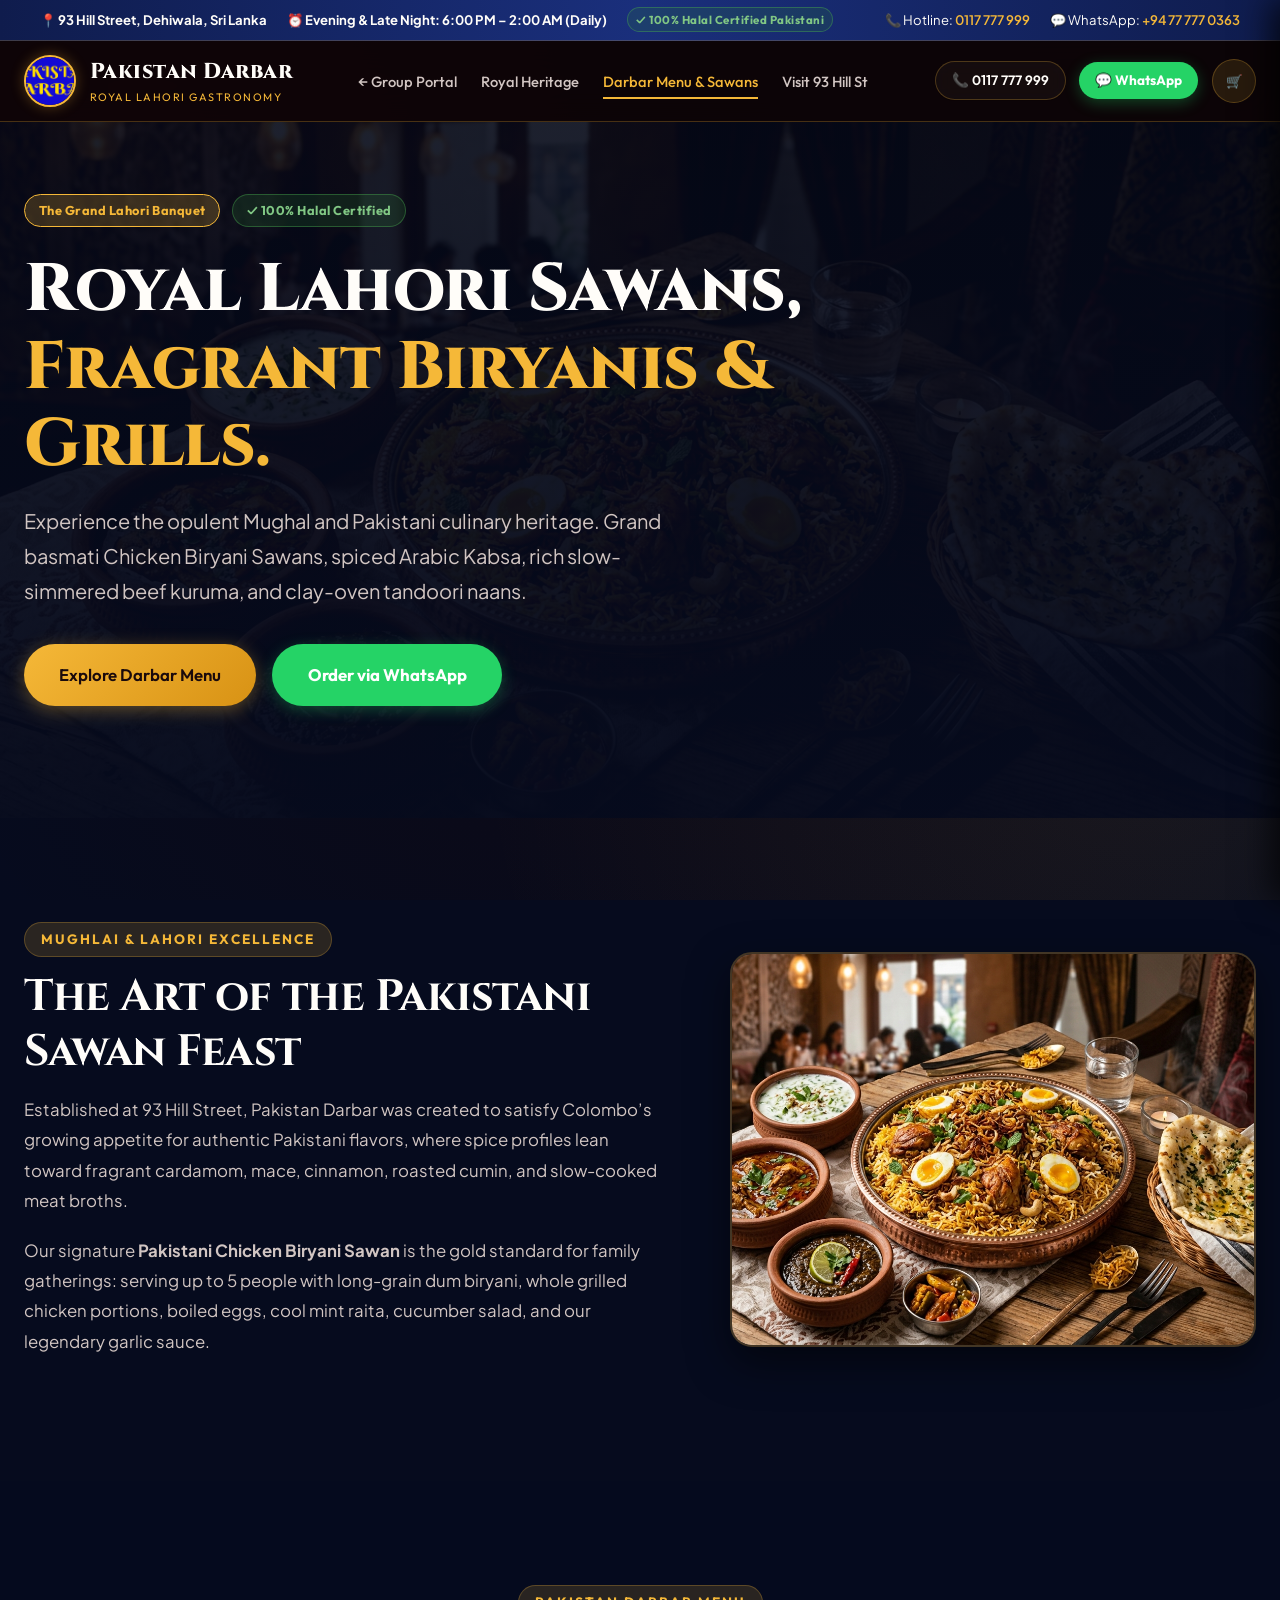
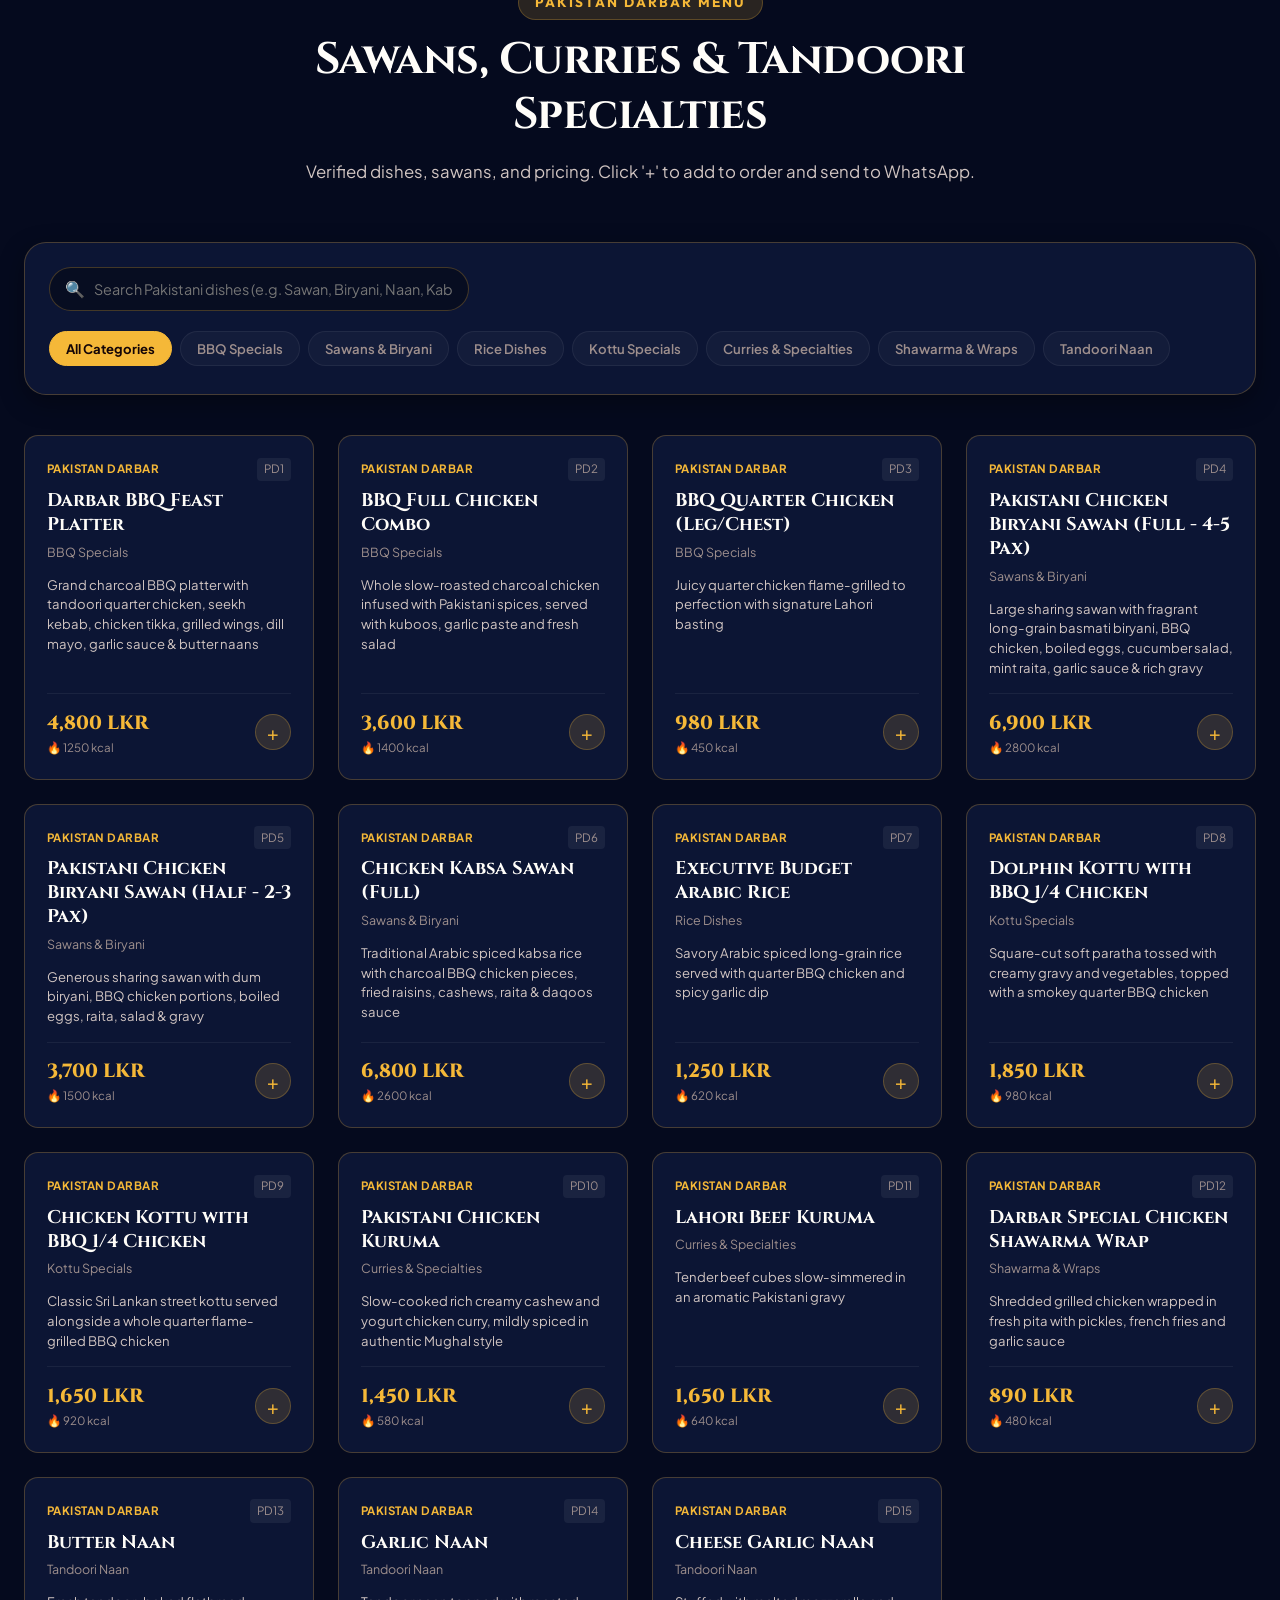
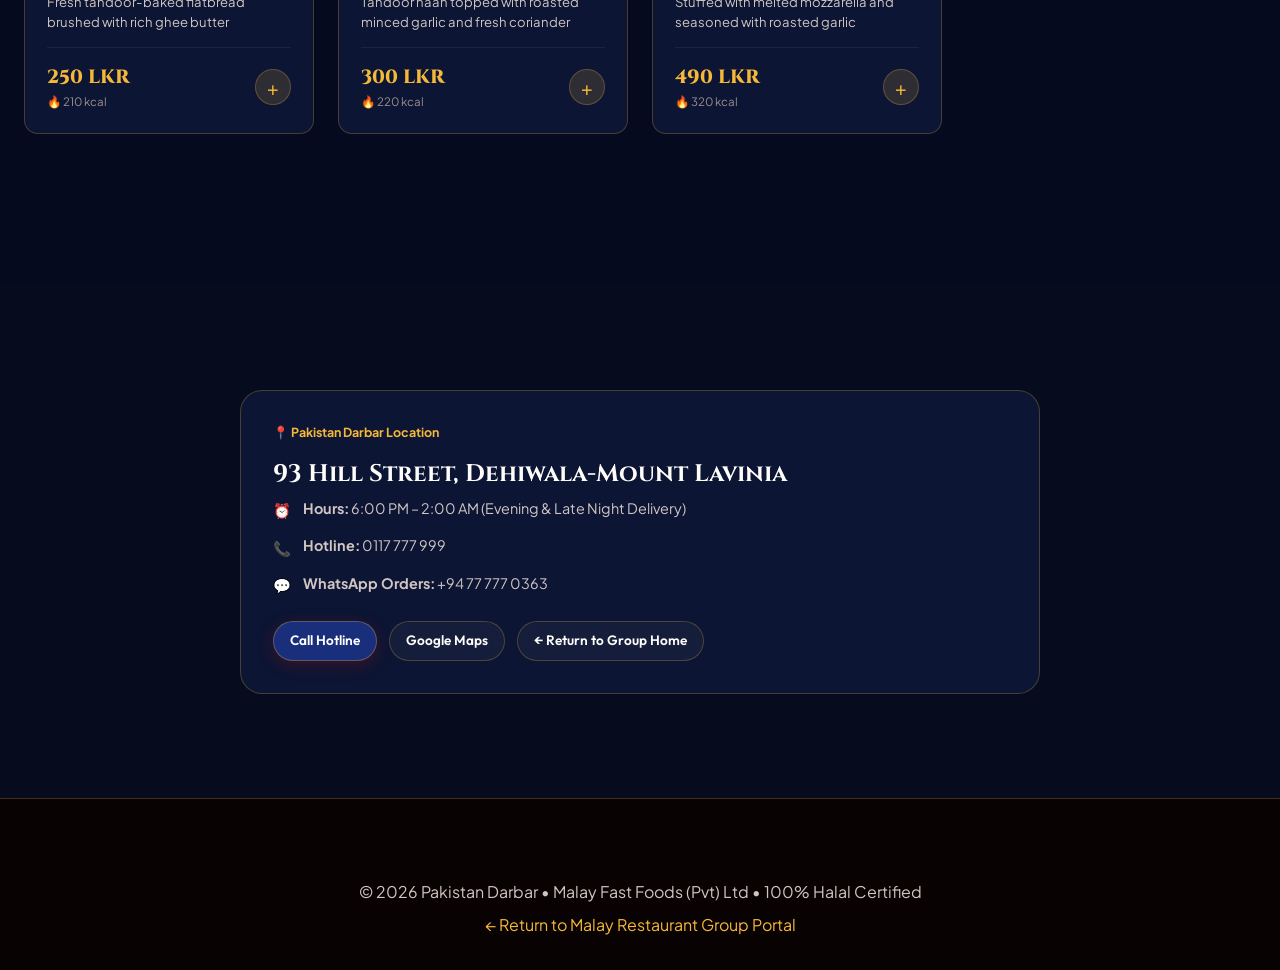
<file: brands/pakistan-darbar.html>
<!DOCTYPE html>
<html lang="en">
<head>
  <meta charset="UTF-8">
  <meta name="viewport" content="width=device-width, initial-scale=1.0">
  <title>Pakistan Darbar | Royal Lahori Mughlai & Biryani Sawans | Dehiwala</title>
  <meta name="description" content="Official page for Pakistan Darbar at 93 Hill Street, Dehiwala. Authentic Pakistani Biryani Sawans, Chicken Kabsa, Lahori Beef Kuruma, and hot Tandoori Naan. Evening and late-night dining.">
  <link rel="icon" type="image/png" href="../assets/logos/pakistan-darbar.png">
  <link rel="stylesheet" href="../css/styles.css">
  <style>
    :root {
      --color-primary: #1A2F7C;
      --color-primary-dark: #0F1C4D;
      --color-primary-light: #2A45A8;
      --color-accent: #F5B838;
      --bg-dark: #060B1E;
      --bg-dark-surface: #0E1738;
      --bg-card: rgba(14, 23, 56, 0.88);
      --border-subtle: rgba(245, 184, 56, 0.25);
    }
  </style>
</head>
<body data-brand-page="pakistan-darbar">

  <!-- Top Announcement Bar -->
  <div class="top-announcement-bar" style="background: linear-gradient(90deg, #0F1C4D, #1A2F7C, #0F1C4D);">
    <div class="container" style="display: flex; justify-content: space-between; align-items: center; width: 100%;">
      <div class="top-bar-left">
        <span>📍 <strong>93 Hill Street, Dehiwala, Sri Lanka</strong></span>
        <span>⏰ <strong>Evening & Late Night: 6:00 PM – 2:00 AM (Daily)</strong></span>
        <span class="badge-tag badge-halal" style="padding: 0.15rem 0.5rem; font-size: 0.72rem;">✓ 100% Halal Certified Pakistani</span>
      </div>
      <div class="top-bar-right">
        <span>📞 Hotline: <a href="tel:+94117777999">0117 777 999</a></span>
        <span>💬 WhatsApp: <a href="https://wa.me/94777770363" target="_blank">+94 77 777 0363</a></span>
      </div>
    </div>
  </div>

  <!-- Header -->
  <header class="site-header">
    <div class="container nav-container">
      <a href="../index.html" class="brand-logo-wrap">
        <img src="../assets/logos/pakistan-darbar.png" alt="Pakistan Darbar Logo" class="brand-logo-img" style="border-color: #F5B838; background: #0F1C4D;">
        <div class="brand-name-group">
          <span class="brand-name-main">Pakistan Darbar</span>
          <span class="brand-tagline-sub" style="color: #F5B838;">Royal Lahori Gastronomy</span>
        </div>
      </a>

      <ul class="nav-links">
        <li class="nav-item"><a href="../index.html">← Group Portal</a></li>
        <li class="nav-item"><a href="#about">Royal Heritage</a></li>
        <li class="nav-item"><a href="#menu-section" class="active">Darbar Menu & Sawans</a></li>
        <li class="nav-item"><a href="#location">Visit 93 Hill St</a></li>
      </ul>

      <div class="header-actions">
        <a href="tel:+94117777999" class="btn btn-outline btn-sm">📞 0117 777 999</a>
        <a href="https://wa.me/94777770363?text=Hi%20Pakistan%20Darbar%2C%20I%20would%20like%20to%20order." target="_blank" class="btn btn-whatsapp btn-sm">💬 WhatsApp</a>
        <button class="cart-toggle-btn">
          <span>🛒</span>
          <span class="cart-badge" style="display: none;">0</span>
        </button>
      </div>
    </div>
  </header>

  <!-- Hero -->
  <section class="hero-section" style="min-height: 70vh;">
    <div class="hero-bg-media">
      <img src="../assets/images/biryani_sawan_feast.jpg" alt="Pakistan Darbar Biryani Sawan" class="hero-bg-img">
    </div>
    <div class="hero-overlay" style="background: linear-gradient(180deg, rgba(6,11,30,0.7) 0%, rgba(6,11,30,0.95) 100%);"></div>
    <div class="container">
      <div class="hero-content">
        <div class="hero-badge-row">
          <span class="badge-tag" style="background: rgba(245,184,56,0.2); border-color: #F5B838; color: #F5B838;">The Grand Lahori Banquet</span>
          <span class="badge-tag badge-halal">✓ 100% Halal Certified</span>
        </div>
        <h1 class="hero-title">
          <span>Royal Lahori Sawans,</span>
          <span style="color: #F5B838;">Fragrant Biryanis & Grills.</span>
        </h1>
        <p class="hero-lead">
          Experience the opulent Mughal and Pakistani culinary heritage. Grand basmati Chicken Biryani Sawans, spiced Arabic Kabsa, rich slow-simmered beef kuruma, and clay-oven tandoori naans.
        </p>
        <div class="hero-actions">
          <a href="#menu-section" class="btn btn-primary btn-lg">Explore Darbar Menu</a>
          <a href="https://wa.me/94777770363?text=Hi%20Pakistan%20Darbar%2C%20I%20would%20like%20to%20order." target="_blank" class="btn btn-whatsapp btn-lg">Order via WhatsApp</a>
        </div>
      </div>
    </div>
  </section>

  <!-- About -->
  <section id="about" class="heritage-section">
    <div class="container">
      <div class="heritage-grid">
        <div class="heritage-text">
          <div class="section-subtitle" style="color: #F5B838; background: rgba(245,184,56,0.15);">Mughlai & Lahori Excellence</div>
          <h2 class="section-title">The Art of the Pakistani Sawan Feast</h2>
          <p>
            Established at 93 Hill Street, Pakistan Darbar was created to satisfy Colombo’s growing appetite for authentic Pakistani flavors, where spice profiles lean toward fragrant cardamom, mace, cinnamon, roasted cumin, and slow-cooked meat broths.
          </p>
          <p>
            Our signature <strong>Pakistani Chicken Biryani Sawan</strong> is the gold standard for family gatherings: serving up to 5 people with long-grain dum biryani, whole grilled chicken portions, boiled eggs, cool mint raita, cucumber salad, and our legendary garlic sauce.
          </p>
        </div>
        <div class="heritage-media-box">
          <img src="../assets/images/biryani_sawan_feast.jpg" alt="Sawan Feast" class="heritage-main-img">
        </div>
      </div>
    </div>
  </section>

  <!-- Menu -->
  <section id="menu-section" class="menu-section" style="background: rgba(6,11,30,0.6);">
    <div class="container">
      <div class="section-header">
        <div class="section-subtitle" style="color: #F5B838; background: rgba(245,184,56,0.15);">Pakistan Darbar Menu</div>
        <h2 class="section-title">Sawans, Curries & Tandoori Specialties</h2>
        <p class="section-desc">
          Verified dishes, sawans, and pricing. Click '+' to add to order and send to WhatsApp.
        </p>
      </div>

      <div class="menu-control-panel">
        <div class="menu-search-category-row">
          <div class="menu-search-box">
            <span class="search-icon">🔍</span>
            <input type="text" id="menu-search-input" class="menu-search-input" placeholder="Search Pakistani dishes (e.g. Sawan, Biryani, Naan, Kabsa)...">
          </div>
          <div class="category-scroll-container" id="category-scroll-container"></div>
        </div>
      </div>

      <div class="menu-items-grid" id="menu-items-grid"></div>
      <div class="menu-pagination-bar" id="menu-pagination-bar"></div>
    </div>
  </section>

  <!-- Location -->
  <section id="location" class="locations-section">
    <div class="container">
      <div class="location-card" style="max-width: 800px; margin: 0 auto;">
        <div class="location-badge" style="color: #F5B838;">📍 Pakistan Darbar Location</div>
        <h3>93 Hill Street, Dehiwala-Mount Lavinia</h3>
        <div class="location-details">
          <div class="loc-row">
            <span class="icon">⏰</span>
            <div><strong>Hours:</strong> 6:00 PM – 2:00 AM (Evening & Late Night Delivery)</div>
          </div>
          <div class="loc-row">
            <span class="icon">📞</span>
            <div><strong>Hotline:</strong> 0117 777 999</div>
          </div>
          <div class="loc-row">
            <span class="icon">💬</span>
            <div><strong>WhatsApp Orders:</strong> +94 77 777 0363</div>
          </div>
        </div>
        <div class="location-card-actions">
          <a href="tel:+94117777999" class="btn btn-secondary btn-sm">Call Hotline</a>
          <a href="https://maps.google.com/?q=93+Hill+Street+Dehiwala+Sri+Lanka" target="_blank" class="btn btn-outline btn-sm">Google Maps</a>
          <a href="../index.html" class="btn btn-outline btn-sm">← Return to Group Home</a>
        </div>
      </div>
    </div>
  </section>

  <!-- Cart Drawer -->
  <div class="cart-drawer-overlay" id="cart-drawer-overlay"></div>
  <div class="cart-drawer" id="cart-drawer">
    <div class="cart-drawer-header">
      <h3><span>🛒</span> Your Order Tray</h3>
      <button class="cart-close-btn" id="cart-close-btn">✕</button>
    </div>
    <div class="cart-items-body" id="cart-items-body"></div>
    <div class="cart-drawer-footer">
      <div class="cart-subtotal-row">
        <span>Total:</span>
        <span class="cart-subtotal-amount" id="cart-subtotal-amount">0 LKR</span>
      </div>
      <a href="javascript:void(0)" id="whatsapp-order-btn" class="btn btn-whatsapp" style="width: 100%;">
        <span>💬</span> Send Order via WhatsApp
      </a>
    </div>
  </div>

  <footer class="site-footer">
    <div class="container" style="text-align: center;">
      <p>© 2026 Pakistan Darbar • Malay Fast Foods (Pvt) Ltd • 100% Halal Certified</p>
      <div style="margin-top: 0.5rem;"><a href="../index.html" style="color: #F5B838;">← Return to Malay Restaurant Group Portal</a></div>
    </div>
  </footer>

  <script src="../js/main.js"></script>
</body>
</html>
</file>
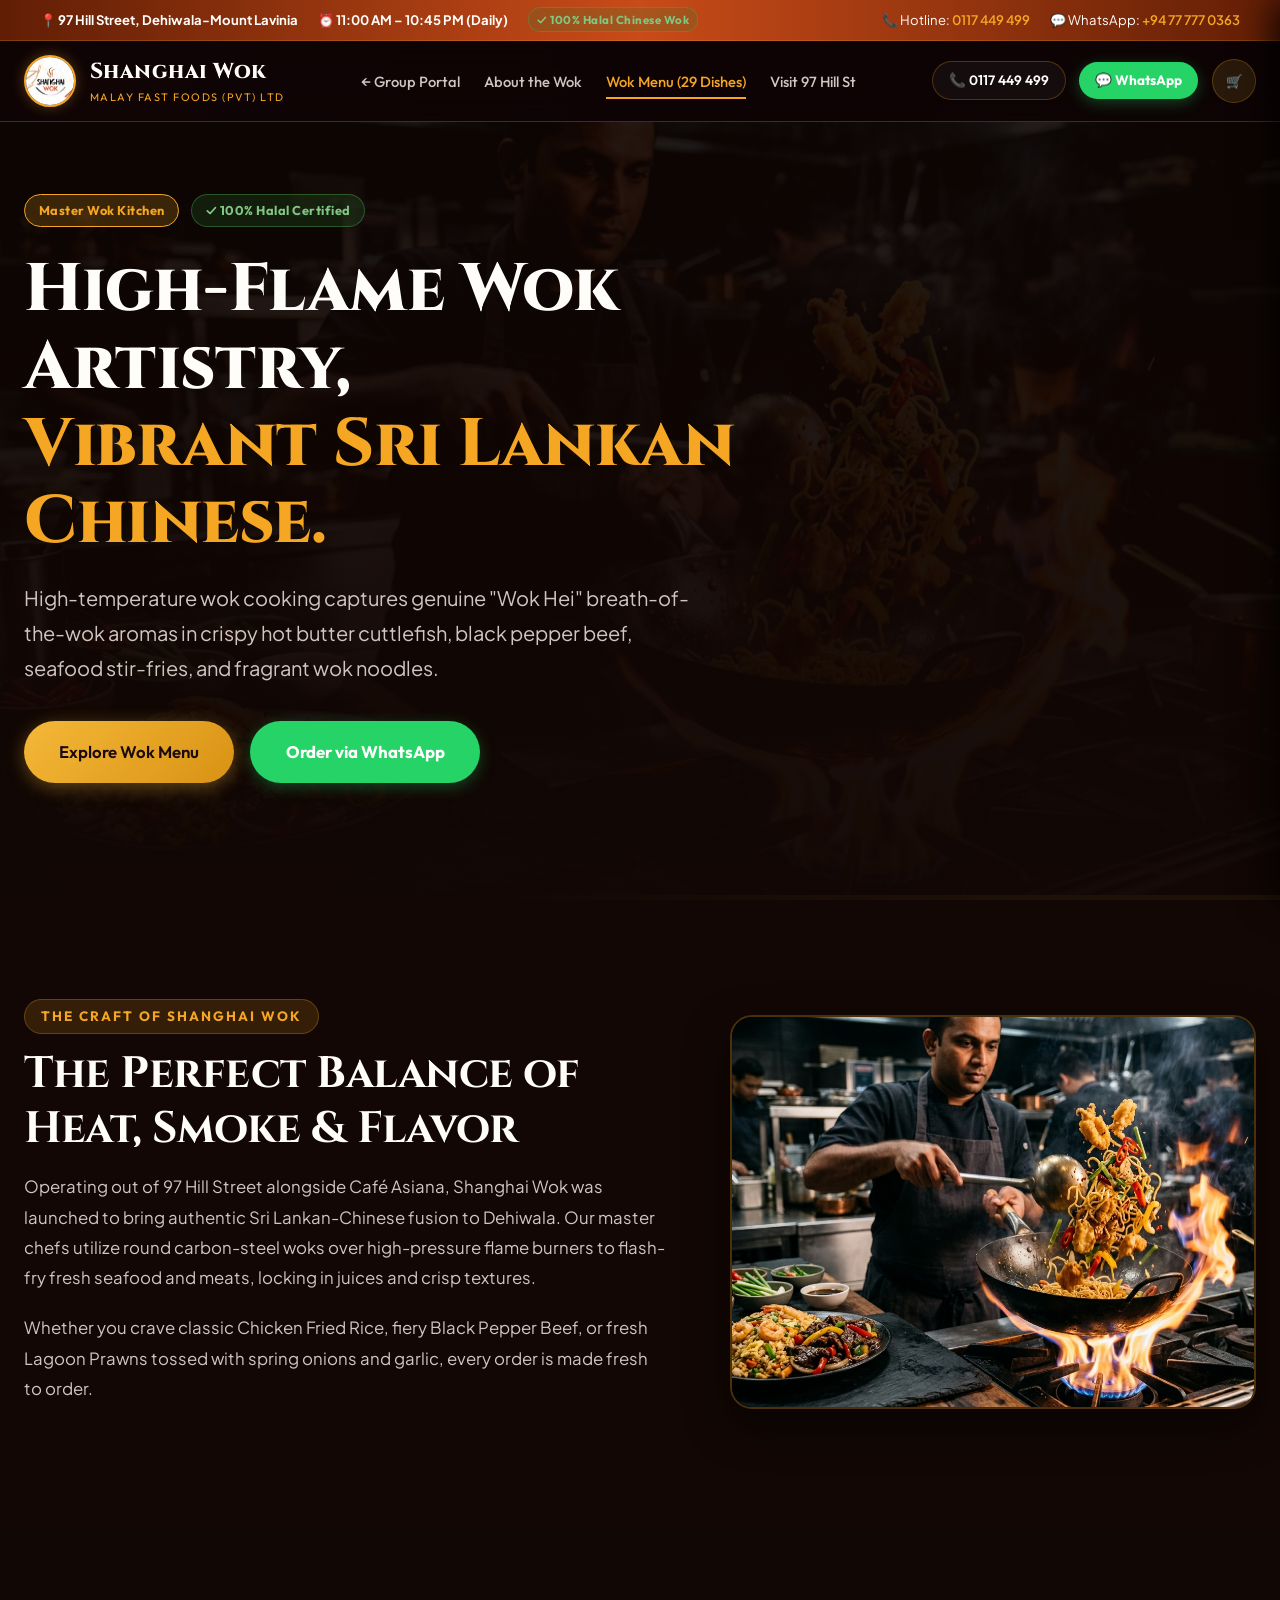
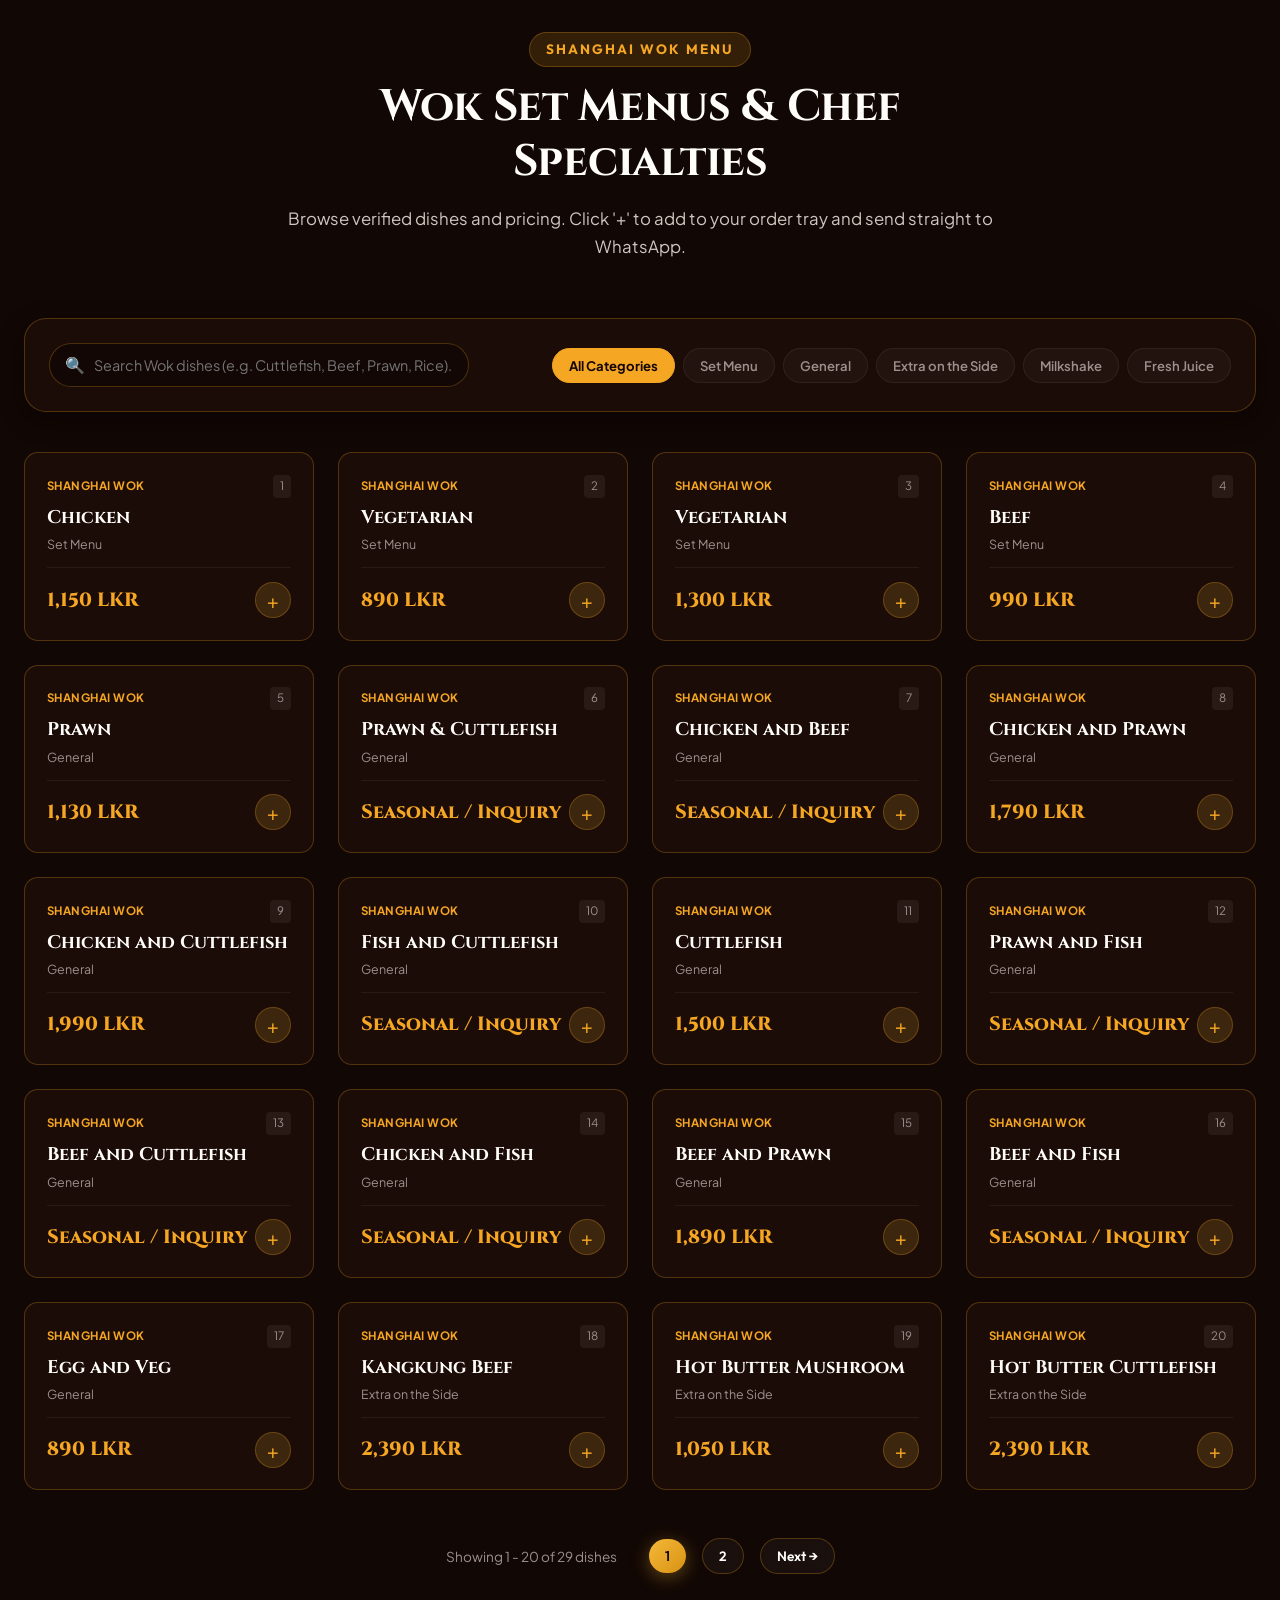
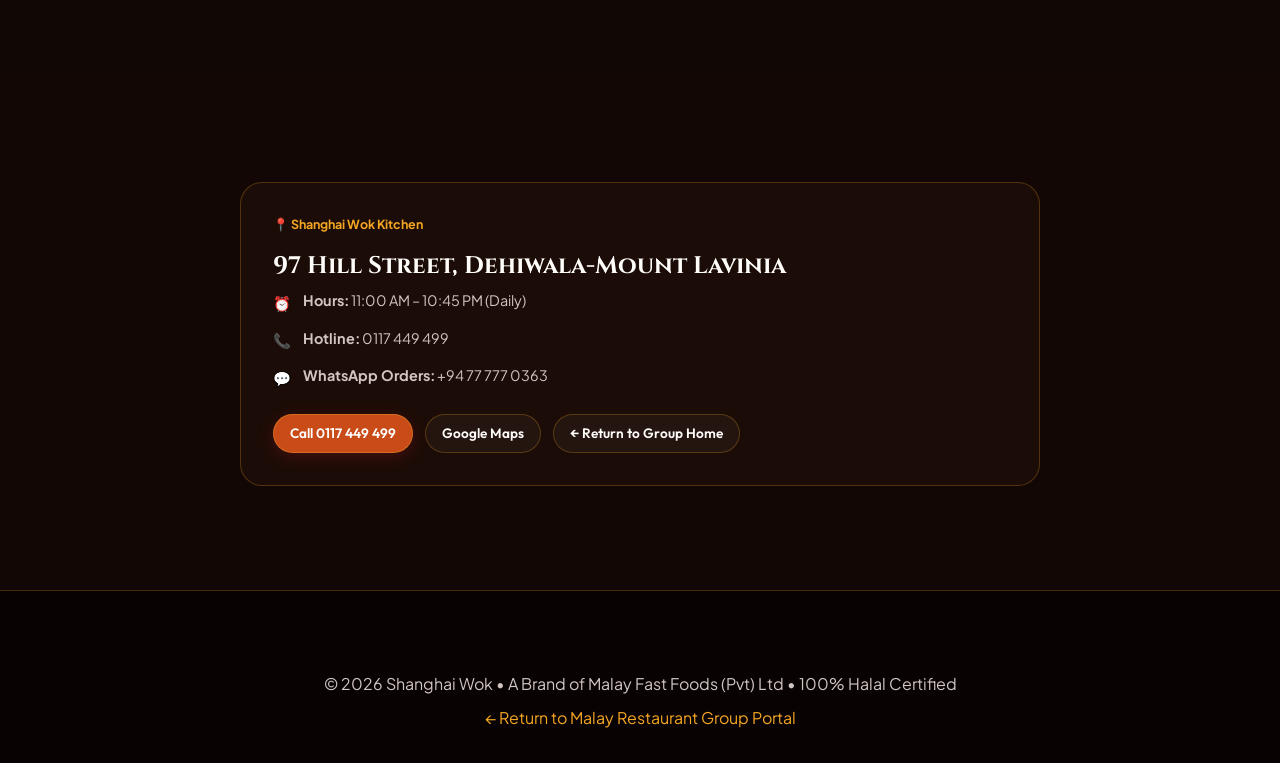
<file: brands/shanghai-wok.html>
<!DOCTYPE html>
<html lang="en">
<head>
  <meta charset="UTF-8">
  <meta name="viewport" content="width=device-width, initial-scale=1.0">
  <title>Shanghai Wok | High-Flame Sri Lankan Chinese Wok Cuisine | Dehiwala</title>
  <meta name="description" content="Official page for Shanghai Wok at 97 Hill Street, Dehiwala. Authentic wok-tossed hot butter cuttlefish, black pepper beef, fried rice, and stir-fried noodles. Member of Malay Fast Foods Group.">
  <link rel="icon" type="image/jpeg" href="../assets/logos/shanghai-wok.jpg">
  <link rel="stylesheet" href="../css/styles.css">
  <style>
    :root {
      --color-primary: #C84B18;
      --color-primary-dark: #872E0A;
      --color-primary-light: #DE5B26;
      --color-accent: #F5A623;
      --bg-dark: #120704;
      --bg-dark-surface: #1E0E08;
      --bg-card: rgba(30, 14, 8, 0.88);
      --border-subtle: rgba(245, 166, 35, 0.25);
    }
  </style>
</head>
<body data-brand-page="shanghai-wok">

  <!-- Announcement Bar -->
  <div class="top-announcement-bar" style="background: linear-gradient(90deg, #611E05, #C84B18, #611E05);">
    <div class="container" style="display: flex; justify-content: space-between; align-items: center; width: 100%;">
      <div class="top-bar-left">
        <span>📍 <strong>97 Hill Street, Dehiwala-Mount Lavinia</strong></span>
        <span>⏰ <strong>11:00 AM – 10:45 PM (Daily)</strong></span>
        <span class="badge-tag badge-halal" style="padding: 0.15rem 0.5rem; font-size: 0.72rem;">✓ 100% Halal Chinese Wok</span>
      </div>
      <div class="top-bar-right">
        <span>📞 Hotline: <a href="tel:+94117449499">0117 449 499</a></span>
        <span>💬 WhatsApp: <a href="https://wa.me/94777770363" target="_blank">+94 77 777 0363</a></span>
      </div>
    </div>
  </div>

  <!-- Header -->
  <header class="site-header">
    <div class="container nav-container">
      <a href="../index.html" class="brand-logo-wrap">
        <img src="../assets/logos/shanghai-wok.jpg" alt="Shanghai Wok" class="brand-logo-img" style="border-color: #F5A623;">
        <div class="brand-name-group">
          <span class="brand-name-main">Shanghai Wok</span>
          <span class="brand-tagline-sub" style="color: #F5A623;">Malay Fast Foods (Pvt) Ltd</span>
        </div>
      </a>

      <ul class="nav-links">
        <li class="nav-item"><a href="../index.html">← Group Portal</a></li>
        <li class="nav-item"><a href="#about">About the Wok</a></li>
        <li class="nav-item"><a href="#menu-section" class="active">Wok Menu (29 Dishes)</a></li>
        <li class="nav-item"><a href="#location">Visit 97 Hill St</a></li>
      </ul>

      <div class="header-actions">
        <a href="tel:+94117449499" class="btn btn-outline btn-sm">📞 0117 449 499</a>
        <a href="https://wa.me/94777770363?text=Hi%20Shanghai%20Wok%2C%20I%20would%20like%20to%20order." target="_blank" class="btn btn-whatsapp btn-sm">💬 WhatsApp</a>
        <button class="cart-toggle-btn">
          <span>🛒</span>
          <span class="cart-badge" style="display: none;">0</span>
        </button>
      </div>
    </div>
  </header>

  <!-- Hero -->
  <section class="hero-section" style="min-height: 70vh;">
    <div class="hero-bg-media">
      <img src="../assets/images/shanghai_wok_stirfry.jpg" alt="Shanghai Wok Flame Cooking" class="hero-bg-img">
    </div>
    <div class="hero-overlay" style="background: linear-gradient(180deg, rgba(18,7,4,0.7) 0%, rgba(18,7,4,0.95) 100%);"></div>
    <div class="container">
      <div class="hero-content">
        <div class="hero-badge-row">
          <span class="badge-tag" style="background: rgba(245,166,35,0.2); border-color: #F5A623; color: #F5A623;">Master Wok Kitchen</span>
          <span class="badge-tag badge-halal">✓ 100% Halal Certified</span>
        </div>
        <h1 class="hero-title">
          <span>High-Flame Wok Artistry,</span>
          <span style="color: #F5A623;">Vibrant Sri Lankan Chinese.</span>
        </h1>
        <p class="hero-lead">
          High-temperature wok cooking captures genuine "Wok Hei" breath-of-the-wok aromas in crispy hot butter cuttlefish, black pepper beef, seafood stir-fries, and fragrant wok noodles.
        </p>
        <div class="hero-actions">
          <a href="#menu-section" class="btn btn-primary btn-lg">Explore Wok Menu</a>
          <a href="https://wa.me/94777770363?text=Hi%20Shanghai%20Wok%2C%20I%20would%20like%20to%20order." target="_blank" class="btn btn-whatsapp btn-lg">Order via WhatsApp</a>
        </div>
      </div>
    </div>
  </section>

  <!-- About Wok -->
  <section id="about" class="heritage-section">
    <div class="container">
      <div class="heritage-grid">
        <div class="heritage-text">
          <div class="section-subtitle" style="color: #F5A623; background: rgba(245,166,35,0.15);">The Craft of Shanghai Wok</div>
          <h2 class="section-title">The Perfect Balance of Heat, Smoke & Flavor</h2>
          <p>
            Operating out of 97 Hill Street alongside Café Asiana, Shanghai Wok was launched to bring authentic Sri Lankan-Chinese fusion to Dehiwala. Our master chefs utilize round carbon-steel woks over high-pressure flame burners to flash-fry fresh seafood and meats, locking in juices and crisp textures.
          </p>
          <p>
            Whether you crave classic Chicken Fried Rice, fiery Black Pepper Beef, or fresh Lagoon Prawns tossed with spring onions and garlic, every order is made fresh to order.
          </p>
        </div>
        <div class="heritage-media-box">
          <img src="../assets/images/shanghai_wok_stirfry.jpg" alt="Wok Cooking" class="heritage-main-img">
        </div>
      </div>
    </div>
  </section>

  <!-- Live Menu -->
  <section id="menu-section" class="menu-section" style="background: rgba(18,7,4,0.6);">
    <div class="container">
      <div class="section-header">
        <div class="section-subtitle" style="color: #F5A623; background: rgba(245,166,35,0.15);">Shanghai Wok Menu</div>
        <h2 class="section-title">Wok Set Menus & Chef Specialties</h2>
        <p class="section-desc">
          Browse verified dishes and pricing. Click '+' to add to your order tray and send straight to WhatsApp.
        </p>
      </div>

      <div class="menu-control-panel">
        <div class="menu-search-category-row">
          <div class="menu-search-box">
            <span class="search-icon">🔍</span>
            <input type="text" id="menu-search-input" class="menu-search-input" placeholder="Search Wok dishes (e.g. Cuttlefish, Beef, Prawn, Rice)...">
          </div>
          <div class="category-scroll-container" id="category-scroll-container"></div>
        </div>
      </div>

      <div class="menu-items-grid" id="menu-items-grid"></div>
      <div class="menu-pagination-bar" id="menu-pagination-bar"></div>
    </div>
  </section>

  <!-- Location -->
  <section id="location" class="locations-section">
    <div class="container">
      <div class="location-card" style="max-width: 800px; margin: 0 auto;">
        <div class="location-badge" style="color: #F5A623;">📍 Shanghai Wok Kitchen</div>
        <h3>97 Hill Street, Dehiwala-Mount Lavinia</h3>
        <div class="location-details">
          <div class="loc-row">
            <span class="icon">⏰</span>
            <div><strong>Hours:</strong> 11:00 AM – 10:45 PM (Daily)</div>
          </div>
          <div class="loc-row">
            <span class="icon">📞</span>
            <div><strong>Hotline:</strong> 0117 449 499</div>
          </div>
          <div class="loc-row">
            <span class="icon">💬</span>
            <div><strong>WhatsApp Orders:</strong> +94 77 777 0363</div>
          </div>
        </div>
        <div class="location-card-actions">
          <a href="tel:+94117449499" class="btn btn-secondary btn-sm">Call 0117 449 499</a>
          <a href="https://maps.google.com/?q=97+Hill+Street+Dehiwala+Sri+Lanka" target="_blank" class="btn btn-outline btn-sm">Google Maps</a>
          <a href="../index.html" class="btn btn-outline btn-sm">← Return to Group Home</a>
        </div>
      </div>
    </div>
  </section>

  <!-- Cart Drawer -->
  <div class="cart-drawer-overlay" id="cart-drawer-overlay"></div>
  <div class="cart-drawer" id="cart-drawer">
    <div class="cart-drawer-header">
      <h3><span>🛒</span> Your Order Tray</h3>
      <button class="cart-close-btn" id="cart-close-btn">✕</button>
    </div>
    <div class="cart-items-body" id="cart-items-body"></div>
    <div class="cart-drawer-footer">
      <div class="cart-subtotal-row">
        <span>Total:</span>
        <span class="cart-subtotal-amount" id="cart-subtotal-amount">0 LKR</span>
      </div>
      <a href="javascript:void(0)" id="whatsapp-order-btn" class="btn btn-whatsapp" style="width: 100%;">
        <span>💬</span> Send Order via WhatsApp
      </a>
    </div>
  </div>

  <footer class="site-footer">
    <div class="container" style="text-align: center;">
      <p>© 2026 Shanghai Wok • A Brand of Malay Fast Foods (Pvt) Ltd • 100% Halal Certified</p>
      <div style="margin-top: 0.5rem;"><a href="../index.html" style="color: #F5A623;">← Return to Malay Restaurant Group Portal</a></div>
    </div>
  </footer>

  <script src="../js/main.js"></script>
</body>
</html>
</file>
<file: css/styles.css>
/* ==========================================================================
   MALAY RESTAURANT & MALAY FAST FOODS (PVT) LTD
   Brand Design System & Core Stylesheet
   ========================================================================== */

@import url('https://fonts.googleapis.com/css2?family=Cinzel:wght@600;700;800;900&family=Outfit:wght@300;400;500;600;700;800&family=Plus+Jakarta+Sans:wght@300;400;500;600;700&display=swap');

:root {
  /* Malay Restaurant Signature Brand Tokens */
  --color-primary: #7D131A;
  --color-primary-dark: #52090E;
  --color-primary-light: #A32029;
  --color-accent: #F5B838;
  --color-accent-hover: #E29E25;
  --color-accent-soft: rgba(245, 184, 56, 0.15);
  
  /* Neutral & Dark Surface Tokens */
  --bg-dark: #0D0405;
  --bg-dark-surface: #170709;
  --bg-card: rgba(32, 12, 15, 0.85);
  --bg-card-hover: rgba(45, 18, 22, 0.95);
  --border-subtle: rgba(245, 184, 56, 0.2);
  --border-glow: rgba(245, 184, 56, 0.45);
  
  --text-light: #FFFDF9;
  --text-muted: #D1C5C2;
  --text-dim: #9E8F8D;
  --text-dark: #1F1516;

  /* Brand Specific Theme Accents */
  --brand-malay: #7D131A;
  --brand-asiana: #3D6B52;
  --brand-shanghai: #C84B18;
  --brand-nelum: #0B4F4A;
  --brand-pakistan: #1A2F7C;
  --brand-darbar: #A51C1C;

  /* Typography */
  --font-serif: 'Cinzel', Georgia, serif;
  --font-display: 'Outfit', sans-serif;
  --font-body: 'Plus Jakarta Sans', system-ui, -apple-system, sans-serif;

  /* Effects */
  --shadow-sm: 0 4px 12px rgba(0, 0, 0, 0.25);
  --shadow-md: 0 8px 24px rgba(0, 0, 0, 0.35);
  --shadow-lg: 0 16px 40px rgba(0, 0, 0, 0.5);
  --shadow-gold: 0 0 25px rgba(245, 184, 56, 0.25);
  --radius-sm: 8px;
  --radius-md: 14px;
  --radius-lg: 22px;
  --radius-full: 9999px;
  --transition-fast: 0.2s cubic-bezier(0.4, 0, 0.2, 1);
  --transition-smooth: 0.35s cubic-bezier(0.25, 1, 0.5, 1);
}

/* Light Theme Variables for dedicated sections or reader mode */
[data-theme="light"] {
  --bg-dark: #FBF7F2;
  --bg-dark-surface: #FFFFFF;
  --bg-card: rgba(255, 255, 255, 0.9);
  --bg-card-hover: #FFFFFF;
  --border-subtle: rgba(125, 19, 26, 0.15);
  --text-light: #1A0E10;
  --text-muted: #4A3A3D;
  --text-dim: #736164;
}

/* --------------------------------------------------------------------------
   Reset & Base Styles
   -------------------------------------------------------------------------- */
*, *::before, *::after {
  box-sizing: border-box;
  margin: 0;
  padding: 0;
}

html {
  scroll-behavior: smooth;
  font-size: 16px;
  -webkit-text-size-adjust: 100%;
}

body {
  font-family: var(--font-body);
  background-color: var(--bg-dark);
  color: var(--text-light);
  line-height: 1.6;
  overflow-x: hidden;
  background-image: 
    radial-gradient(circle at 10% 20%, rgba(125, 19, 26, 0.25) 0%, transparent 40%),
    radial-gradient(circle at 90% 80%, rgba(245, 184, 56, 0.08) 0%, transparent 50%),
    radial-gradient(circle at 50% 50%, rgba(23, 7, 9, 0.5) 0%, transparent 100%);
  background-attachment: fixed;
}

img {
  max-width: 100%;
  height: auto;
  display: block;
}

a {
  color: inherit;
  text-decoration: none;
  transition: var(--transition-fast);
}

button {
  cursor: pointer;
  font-family: inherit;
  border: none;
  outline: none;
  background: none;
}

input, select, textarea {
  font-family: inherit;
  outline: none;
  border: none;
}

.container {
  width: 100%;
  max-width: 1280px;
  margin: 0 auto;
  padding: 0 1.5rem;
}

/* --------------------------------------------------------------------------
   Typography Utilities
   -------------------------------------------------------------------------- */
.font-serif { font-family: var(--font-serif); }
.font-display { font-family: var(--font-display); }

h1, h2, h3, h4, h5, h6 {
  font-family: var(--font-serif);
  color: var(--text-light);
  line-height: 1.25;
  font-weight: 700;
}

.text-gold {
  color: var(--color-accent) !important;
}

.text-gradient-gold {
  background: linear-gradient(135deg, #FFF0C2 0%, #F5B838 50%, #C48514 100%);
  -webkit-background-clip: text;
  -webkit-text-fill-color: transparent;
}

.section-header {
  text-align: center;
  max-width: 760px;
  margin: 0 auto 3.5rem auto;
}

.section-subtitle {
  display: inline-flex;
  align-items: center;
  gap: 0.5rem;
  font-family: var(--font-display);
  font-size: 0.85rem;
  font-weight: 700;
  text-transform: uppercase;
  letter-spacing: 2px;
  color: var(--color-accent);
  margin-bottom: 0.75rem;
  padding: 0.35rem 1rem;
  background: var(--color-accent-soft);
  border: 1px solid var(--border-subtle);
  border-radius: var(--radius-full);
}

.section-title {
  font-size: clamp(2rem, 4vw, 2.75rem);
  letter-spacing: -0.5px;
  margin-bottom: 1rem;
}

.section-desc {
  color: var(--text-muted);
  font-size: 1.05rem;
  line-height: 1.7;
}

/* --------------------------------------------------------------------------
   Buttons & CTAs
   -------------------------------------------------------------------------- */
.btn {
  display: inline-flex;
  align-items: center;
  justify-content: center;
  gap: 0.6rem;
  padding: 0.85rem 1.75rem;
  font-family: var(--font-display);
  font-size: 0.95rem;
  font-weight: 600;
  border-radius: var(--radius-full);
  transition: var(--transition-smooth);
  white-space: nowrap;
  text-align: center;
}

.btn-primary {
  background: linear-gradient(135deg, #F5B838 0%, #D89214 100%);
  color: #1A0A0C;
  box-shadow: 0 4px 18px rgba(245, 184, 56, 0.35);
}

.btn-primary:hover {
  transform: translateY(-2px);
  box-shadow: 0 8px 24px rgba(245, 184, 56, 0.5);
  background: linear-gradient(135deg, #FFC755 0%, #EAA220 100%);
}

.btn-secondary {
  background: var(--color-primary);
  color: #FFFFFF;
  border: 1px solid rgba(245, 184, 56, 0.3);
  box-shadow: 0 4px 15px rgba(125, 19, 26, 0.4);
}

.btn-secondary:hover {
  background: var(--color-primary-light);
  transform: translateY(-2px);
  border-color: var(--color-accent);
  box-shadow: 0 6px 20px rgba(125, 19, 26, 0.6);
}

.btn-outline {
  background: rgba(255, 255, 255, 0.04);
  color: var(--text-light);
  border: 1px solid var(--border-subtle);
  backdrop-filter: blur(8px);
}

.btn-outline:hover {
  background: rgba(245, 184, 56, 0.1);
  border-color: var(--color-accent);
  color: var(--color-accent);
  transform: translateY(-2px);
}

.btn-whatsapp {
  background: #25D366;
  color: #FFFFFF;
  font-weight: 700;
  box-shadow: 0 4px 15px rgba(37, 211, 102, 0.3);
}

.btn-whatsapp:hover {
  background: #20BA5A;
  box-shadow: 0 6px 20px rgba(37, 211, 102, 0.5);
  transform: translateY(-2px);
}

.btn-sm {
  padding: 0.5rem 1rem;
  font-size: 0.85rem;
}

.btn-lg {
  padding: 1.1rem 2.2rem;
  font-size: 1.05rem;
}

/* --------------------------------------------------------------------------
   Top Bar & Announcement
   -------------------------------------------------------------------------- */
.top-announcement-bar {
  background: linear-gradient(90deg, #50090E, #7D131A, #50090E);
  color: var(--text-light);
  font-size: 0.82rem;
  padding: 0.45rem 1rem;
  border-bottom: 1px solid rgba(245, 184, 56, 0.2);
  display: flex;
  justify-content: space-between;
  align-items: center;
  position: relative;
  z-index: 100;
}

.top-announcement-bar a {
  color: var(--color-accent);
  font-weight: 600;
}

.top-bar-left, .top-bar-right {
  display: flex;
  align-items: center;
  gap: 1.25rem;
}

/* --------------------------------------------------------------------------
   Header & Navigation
   -------------------------------------------------------------------------- */
.site-header {
  position: sticky;
  top: 0;
  z-index: 99;
  background: rgba(13, 4, 5, 0.88);
  backdrop-filter: blur(16px);
  -webkit-backdrop-filter: blur(16px);
  border-bottom: 1px solid var(--border-subtle);
  transition: var(--transition-smooth);
}

.site-header.scrolled {
  background: rgba(13, 4, 5, 0.96);
  box-shadow: var(--shadow-md);
  border-bottom-color: rgba(245, 184, 56, 0.3);
}

.nav-container {
  display: flex;
  align-items: center;
  justify-content: space-between;
  height: 80px;
  gap: 1.5rem;
}

.brand-logo-wrap {
  display: flex;
  align-items: center;
  gap: 0.85rem;
  text-decoration: none;
}

.brand-logo-img {
  width: 52px;
  height: 52px;
  border-radius: 50%;
  object-fit: cover;
  border: 2px solid var(--color-accent);
  box-shadow: 0 0 14px rgba(245, 184, 56, 0.3);
  transition: transform 0.3s ease;
}

.brand-logo-wrap:hover .brand-logo-img {
  transform: scale(1.05) rotate(3deg);
}

.brand-name-group {
  display: flex;
  flex-direction: column;
}

.brand-name-main {
  font-family: var(--font-serif);
  font-size: 1.35rem;
  font-weight: 800;
  color: var(--text-light);
  letter-spacing: 0.5px;
}

.brand-tagline-sub {
  font-size: 0.68rem;
  font-family: var(--font-display);
  letter-spacing: 1.5px;
  text-transform: uppercase;
  color: var(--color-accent);
}

.nav-links {
  display: flex;
  align-items: center;
  gap: 1.5rem;
  list-style: none;
}

.nav-item a {
  font-family: var(--font-display);
  font-size: 0.92rem;
  font-weight: 500;
  color: var(--text-muted);
  position: relative;
  padding: 0.5rem 0;
}

.nav-item a:hover,
.nav-item a.active {
  color: var(--color-accent);
}

.nav-item a::after {
  content: '';
  position: absolute;
  bottom: 0;
  left: 0;
  width: 0%;
  height: 2px;
  background: var(--color-accent);
  transition: width 0.25s ease;
}

.nav-item a:hover::after,
.nav-item a.active::after {
  width: 100%;
}

/* Brands Dropdown */
.nav-dropdown {
  position: relative;
}

.nav-dropdown-menu {
  position: absolute;
  top: 100%;
  left: -20px;
  width: 280px;
  background: rgba(23, 7, 9, 0.97);
  backdrop-filter: blur(20px);
  border: 1px solid var(--border-subtle);
  border-radius: var(--radius-md);
  box-shadow: var(--shadow-lg);
  padding: 0.75rem;
  display: none;
  flex-direction: column;
  gap: 0.35rem;
  z-index: 100;
}

.nav-dropdown:hover .nav-dropdown-menu {
  display: flex;
  animation: fadeInDown 0.25s ease forwards;
}

.dropdown-item {
  display: flex;
  align-items: center;
  gap: 0.75rem;
  padding: 0.6rem 0.75rem;
  border-radius: var(--radius-sm);
  transition: var(--transition-fast);
}

.dropdown-item:hover {
  background: rgba(245, 184, 56, 0.1);
}

.dropdown-item img {
  width: 34px;
  height: 34px;
  border-radius: 50%;
  object-fit: cover;
  border: 1px solid var(--border-subtle);
}

.dropdown-item-title {
  font-family: var(--font-display);
  font-size: 0.88rem;
  font-weight: 600;
  color: var(--text-light);
}

.dropdown-item-subtitle {
  font-size: 0.72rem;
  color: var(--text-dim);
}

/* Header Actions */
.header-actions {
  display: flex;
  align-items: center;
  gap: 0.85rem;
}

.cart-toggle-btn {
  position: relative;
  width: 44px;
  height: 44px;
  border-radius: 50%;
  background: rgba(245, 184, 56, 0.12);
  border: 1px solid var(--border-subtle);
  color: var(--color-accent);
  display: flex;
  align-items: center;
  justify-content: center;
  transition: var(--transition-fast);
}

.cart-toggle-btn:hover {
  background: var(--color-accent);
  color: #140507;
  transform: scale(1.05);
}

.cart-badge {
  position: absolute;
  top: -4px;
  right: -4px;
  background: var(--color-primary);
  color: #FFF;
  font-size: 0.72rem;
  font-weight: 700;
  width: 20px;
  height: 20px;
  border-radius: 50%;
  display: flex;
  align-items: center;
  justify-content: center;
  border: 2px solid var(--bg-dark);
}

.mobile-menu-btn {
  display: none;
  width: 44px;
  height: 44px;
  color: var(--text-light);
  align-items: center;
  justify-content: center;
  font-size: 1.5rem;
}

/* --------------------------------------------------------------------------
   Hero Section
   -------------------------------------------------------------------------- */
.hero-section {
  position: relative;
  min-height: 88vh;
  display: flex;
  align-items: center;
  padding: 4.5rem 0 3.5rem 0;
  overflow: hidden;
}

.hero-bg-media {
  position: absolute;
  inset: 0;
  z-index: 1;
}

.hero-bg-img {
  width: 100%;
  height: 100%;
  object-fit: cover;
  filter: brightness(0.35) contrast(1.1);
  transform: scale(1.02);
  animation: slowZoom 20s infinite alternate ease-in-out;
}

.hero-overlay {
  position: absolute;
  inset: 0;
  background: linear-gradient(
    180deg,
    rgba(13, 4, 5, 0.75) 0%,
    rgba(13, 4, 5, 0.85) 60%,
    rgba(13, 4, 5, 0.98) 100%
  );
  z-index: 2;
}

.hero-content {
  position: relative;
  z-index: 3;
  max-width: 820px;
}

.hero-badge-row {
  display: flex;
  flex-wrap: wrap;
  align-items: center;
  gap: 0.75rem;
  margin-bottom: 1.5rem;
}

.badge-tag {
  display: inline-flex;
  align-items: center;
  gap: 0.4rem;
  background: rgba(245, 184, 56, 0.15);
  border: 1px solid rgba(245, 184, 56, 0.35);
  color: var(--color-accent);
  padding: 0.35rem 0.85rem;
  border-radius: var(--radius-full);
  font-family: var(--font-display);
  font-size: 0.8rem;
  font-weight: 700;
  letter-spacing: 0.5px;
}

.badge-halal {
  background: rgba(46, 125, 50, 0.2);
  border-color: rgba(76, 175, 80, 0.4);
  color: #81C784;
}

.hero-title {
  font-size: clamp(2.5rem, 5.5vw, 4.2rem);
  font-weight: 800;
  letter-spacing: -0.5px;
  line-height: 1.15;
  margin-bottom: 1.25rem;
}

.hero-title span {
  display: block;
}

.hero-lead {
  font-size: clamp(1.05rem, 2vw, 1.25rem);
  color: var(--text-muted);
  line-height: 1.75;
  margin-bottom: 2.25rem;
  max-width: 680px;
}

.hero-actions {
  display: flex;
  flex-wrap: wrap;
  gap: 1rem;
  margin-bottom: 3.5rem;
}

.hero-stats-strip {
  display: grid;
  grid-template-columns: repeat(auto-fit, minmax(140px, 1fr));
  gap: 1.5rem;
  padding: 1.5rem;
  background: rgba(23, 7, 9, 0.8);
  border: 1px solid var(--border-subtle);
  border-radius: var(--radius-lg);
  backdrop-filter: blur(12px);
}

.stat-item {
  display: flex;
  flex-direction: column;
}

.stat-number {
  font-family: var(--font-serif);
  font-size: 1.85rem;
  font-weight: 800;
  color: var(--color-accent);
  line-height: 1.1;
}

.stat-label {
  font-size: 0.78rem;
  color: var(--text-muted);
  font-weight: 500;
  margin-top: 0.2rem;
}

/* --------------------------------------------------------------------------
   Heritage & Story Section
   -------------------------------------------------------------------------- */
.heritage-section {
  padding: 6.5rem 0;
  position: relative;
}

.heritage-grid {
  display: grid;
  grid-template-columns: 1.1fr 0.9fr;
  gap: 4rem;
  align-items: center;
}

.heritage-text h3 {
  font-size: 1.4rem;
  color: var(--color-accent);
  margin-bottom: 0.5rem;
}

.heritage-text p {
  color: var(--text-muted);
  font-size: 1.05rem;
  margin-bottom: 1.25rem;
  line-height: 1.8;
}

.timeline-cards {
  display: flex;
  flex-direction: column;
  gap: 1.25rem;
  margin-top: 2rem;
}

.timeline-card {
  display: flex;
  gap: 1.25rem;
  padding: 1.25rem;
  background: var(--bg-card);
  border: 1px solid var(--border-subtle);
  border-radius: var(--radius-md);
  transition: var(--transition-fast);
}

.timeline-card:hover {
  border-color: var(--color-accent);
  transform: translateX(6px);
}

.timeline-year {
  font-family: var(--font-serif);
  font-size: 1.5rem;
  font-weight: 800;
  color: var(--color-accent);
  min-width: 70px;
}

.timeline-info h4 {
  font-size: 1.05rem;
  margin-bottom: 0.25rem;
}

.timeline-info p {
  font-size: 0.88rem;
  color: var(--text-dim);
  margin-bottom: 0;
  line-height: 1.5;
}

.heritage-media-box {
  position: relative;
}

.heritage-main-img {
  border-radius: var(--radius-lg);
  border: 2px solid var(--border-subtle);
  box-shadow: var(--shadow-lg);
  width: 100%;
  aspect-ratio: 4/3;
  object-fit: cover;
}

.heritage-float-badge {
  position: absolute;
  bottom: -20px;
  right: -20px;
  background: linear-gradient(135deg, #7D131A, #50090E);
  border: 2px solid var(--color-accent);
  padding: 1.25rem 1.75rem;
  border-radius: var(--radius-md);
  box-shadow: var(--shadow-gold);
  text-align: center;
}

.float-badge-val {
  font-family: var(--font-serif);
  font-size: 2rem;
  font-weight: 900;
  color: var(--color-accent);
  line-height: 1;
}

.float-badge-lbl {
  font-size: 0.75rem;
  font-weight: 600;
  text-transform: uppercase;
  letter-spacing: 1px;
}

/* --------------------------------------------------------------------------
   Brand Showcase Portfolio Section
   -------------------------------------------------------------------------- */
.brands-portfolio-section {
  padding: 6.5rem 0;
  background: rgba(18, 5, 7, 0.7);
  border-top: 1px solid var(--border-subtle);
  border-bottom: 1px solid var(--border-subtle);
}

.brands-grid {
  display: grid;
  grid-template-columns: repeat(auto-fit, minmax(360px, 1fr));
  gap: 2rem;
}

.brand-card {
  background: var(--bg-card);
  border: 1px solid var(--border-subtle);
  border-radius: var(--radius-lg);
  overflow: hidden;
  display: flex;
  flex-direction: column;
  transition: var(--transition-smooth);
  position: relative;
}

.brand-card:hover {
  transform: translateY(-8px);
  box-shadow: var(--shadow-lg);
  border-color: var(--color-accent);
}

.brand-card-banner {
  height: 200px;
  position: relative;
  overflow: hidden;
}

.brand-card-img {
  width: 100%;
  height: 100%;
  object-fit: cover;
  transition: transform 0.6s ease;
}

.brand-card:hover .brand-card-img {
  transform: scale(1.08);
}

.brand-card-overlay {
  position: absolute;
  inset: 0;
  background: linear-gradient(180deg, rgba(0,0,0,0.2) 0%, rgba(20,6,8,0.9) 100%);
}

.brand-card-logo-float {
  position: absolute;
  bottom: 15px;
  left: 20px;
  width: 70px;
  height: 70px;
  border-radius: 50%;
  border: 3px solid #FFF;
  background: #FFF;
  box-shadow: var(--shadow-md);
  object-fit: contain;
}

.brand-card-body {
  padding: 1.5rem;
  display: flex;
  flex-direction: column;
  flex: 1;
}

.brand-card-header {
  margin-bottom: 0.75rem;
}

.brand-card-category {
  font-size: 0.75rem;
  font-family: var(--font-display);
  font-weight: 700;
  text-transform: uppercase;
  letter-spacing: 1.5px;
  color: var(--color-accent);
  margin-bottom: 0.25rem;
}

.brand-card-title {
  font-size: 1.45rem;
  color: var(--text-light);
  line-height: 1.25;
}

.brand-card-desc {
  font-size: 0.92rem;
  color: var(--text-muted);
  line-height: 1.6;
  margin-bottom: 1.25rem;
  flex: 1;
}

.brand-meta-list {
  display: flex;
  flex-direction: column;
  gap: 0.5rem;
  padding: 0.85rem 0;
  border-top: 1px solid rgba(255, 255, 255, 0.08);
  border-bottom: 1px solid rgba(255, 255, 255, 0.08);
  margin-bottom: 1.25rem;
  font-size: 0.82rem;
  color: var(--text-dim);
}

.brand-meta-item {
  display: flex;
  align-items: center;
  gap: 0.5rem;
}

.brand-meta-item strong {
  color: var(--text-light);
}

.brand-card-actions {
  display: grid;
  grid-template-columns: 1fr 1fr;
  gap: 0.75rem;
}

/* --------------------------------------------------------------------------
   Interactive Menu Section
   -------------------------------------------------------------------------- */
.menu-section {
  padding: 6.5rem 0;
  position: relative;
}

.menu-control-panel {
  background: var(--bg-card);
  border: 1px solid var(--border-subtle);
  border-radius: var(--radius-lg);
  padding: 1.5rem;
  margin-bottom: 2.5rem;
  box-shadow: var(--shadow-md);
}

.menu-filter-row {
  display: flex;
  flex-wrap: wrap;
  gap: 0.6rem;
  margin-bottom: 1.25rem;
  padding-bottom: 1.25rem;
  border-bottom: 1px solid rgba(255, 255, 255, 0.08);
}

.brand-filter-btn {
  padding: 0.65rem 1.25rem;
  border-radius: var(--radius-full);
  font-family: var(--font-display);
  font-size: 0.88rem;
  font-weight: 600;
  background: rgba(255, 255, 255, 0.04);
  color: var(--text-muted);
  border: 1px solid var(--border-subtle);
  transition: var(--transition-fast);
  display: flex;
  align-items: center;
  gap: 0.5rem;
}

.brand-filter-btn:hover {
  background: rgba(245, 184, 56, 0.1);
  color: var(--color-accent);
}

.brand-filter-btn.active {
  background: var(--color-primary);
  color: #FFFFFF;
  border-color: var(--color-accent);
  box-shadow: 0 4px 14px rgba(125, 19, 26, 0.4);
}

.menu-search-category-row {
  display: flex;
  flex-wrap: wrap;
  align-items: center;
  justify-content: space-between;
  gap: 1rem;
}

.menu-search-box {
  position: relative;
  flex: 1;
  min-width: 260px;
  max-width: 420px;
}

.menu-search-input {
  width: 100%;
  padding: 0.75rem 1rem 0.75rem 2.75rem;
  border-radius: var(--radius-full);
  background: rgba(0, 0, 0, 0.35);
  border: 1px solid var(--border-subtle);
  color: var(--text-light);
  font-size: 0.9rem;
}

.menu-search-input:focus {
  border-color: var(--color-accent);
  box-shadow: 0 0 12px rgba(245, 184, 56, 0.2);
}

.search-icon {
  position: absolute;
  left: 1rem;
  top: 50%;
  transform: translateY(-50%);
  color: var(--text-dim);
}

.category-scroll-container {
  display: flex;
  gap: 0.5rem;
  overflow-x: auto;
  padding: 0.25rem 0;
  scrollbar-width: thin;
  scrollbar-color: var(--color-accent) transparent;
}

.category-scroll-container::-webkit-scrollbar {
  height: 4px;
}

.category-scroll-container::-webkit-scrollbar-thumb {
  background: var(--color-accent);
  border-radius: 4px;
}

.category-pill-btn {
  padding: 0.5rem 1rem;
  border-radius: var(--radius-full);
  font-size: 0.82rem;
  font-weight: 600;
  white-space: nowrap;
  background: rgba(255, 255, 255, 0.03);
  color: var(--text-dim);
  border: 1px solid rgba(255, 255, 255, 0.06);
  transition: var(--transition-fast);
}

.category-pill-btn:hover {
  color: var(--text-light);
  background: rgba(255, 255, 255, 0.08);
}

.category-pill-btn.active {
  background: var(--color-accent);
  color: #140507;
  border-color: var(--color-accent);
  font-weight: 700;
}

/* Menu Grid */
.menu-items-grid {
  display: grid;
  grid-template-columns: repeat(auto-fill, minmax(280px, 1fr));
  gap: 1.5rem;
}

.menu-item-card {
  background: var(--bg-card);
  border: 1px solid var(--border-subtle);
  border-radius: var(--radius-md);
  padding: 1.35rem;
  display: flex;
  flex-direction: column;
  justify-content: space-between;
  transition: var(--transition-smooth);
  position: relative;
}

.menu-item-card:hover {
  transform: translateY(-4px);
  border-color: var(--color-accent);
  box-shadow: var(--shadow-md);
  background: var(--bg-card-hover);
}

.item-badge-row {
  display: flex;
  justify-content: space-between;
  align-items: center;
  margin-bottom: 0.5rem;
  font-size: 0.72rem;
}

.item-brand-tag {
  color: var(--color-accent);
  font-weight: 700;
  text-transform: uppercase;
  letter-spacing: 0.5px;
}

.item-code-tag {
  background: rgba(255, 255, 255, 0.06);
  padding: 0.15rem 0.45rem;
  border-radius: 4px;
  color: var(--text-dim);
}

.item-title {
  font-size: 1.15rem;
  margin-bottom: 0.35rem;
  line-height: 1.3;
}

.item-category-label {
  font-size: 0.78rem;
  color: var(--text-dim);
  margin-bottom: 0.75rem;
}

.item-desc {
  font-size: 0.82rem;
  color: var(--text-muted);
  line-height: 1.5;
  margin-bottom: 1rem;
}

.item-footer-row {
  display: flex;
  align-items: center;
  justify-content: space-between;
  padding-top: 0.85rem;
  border-top: 1px solid rgba(255, 255, 255, 0.06);
  margin-top: auto;
}

.item-price-wrap {
  display: flex;
  flex-direction: column;
}

.item-price {
  font-family: var(--font-serif);
  font-size: 1.2rem;
  font-weight: 800;
  color: var(--color-accent);
}

.item-calories {
  font-size: 0.72rem;
  color: var(--text-dim);
}

.item-add-btn {
  display: inline-flex;
  align-items: center;
  justify-content: center;
  width: 36px;
  height: 36px;
  border-radius: 50%;
  background: rgba(245, 184, 56, 0.15);
  color: var(--color-accent);
  border: 1px solid var(--border-subtle);
  transition: var(--transition-fast);
  font-size: 1.2rem;
}

.item-add-btn:hover {
  background: var(--color-accent);
  color: #140507;
  transform: scale(1.1);
}

.menu-pagination-bar {
  display: flex;
  align-items: center;
  justify-content: center;
  gap: 1rem;
  margin-top: 3rem;
}

/* --------------------------------------------------------------------------
   Signature Dishes Spotlight (Carousel/Tabs)
   -------------------------------------------------------------------------- */
.signature-section {
  padding: 6.5rem 0;
  background: linear-gradient(180deg, #100406 0%, #170709 100%);
  position: relative;
}

.signature-grid {
  display: grid;
  grid-template-columns: repeat(auto-fit, minmax(320px, 1fr));
  gap: 2rem;
}

.signature-card {
  position: relative;
  border-radius: var(--radius-lg);
  overflow: hidden;
  aspect-ratio: 4/5;
  box-shadow: var(--shadow-md);
  border: 1px solid var(--border-subtle);
  display: flex;
  flex-direction: column;
  justify-content: flex-end;
  padding: 2rem;
}

.signature-card-bg {
  position: absolute;
  inset: 0;
  width: 100%;
  height: 100%;
  object-fit: cover;
  transition: transform 0.6s ease;
}

.signature-card:hover .signature-card-bg {
  transform: scale(1.08);
}

.signature-card-overlay {
  position: absolute;
  inset: 0;
  background: linear-gradient(0deg, rgba(13,4,5,0.95) 0%, rgba(13,4,5,0.5) 50%, rgba(13,4,5,0.1) 100%);
}

.signature-card-content {
  position: relative;
  z-index: 2;
}

.signature-tag {
  font-size: 0.75rem;
  font-weight: 700;
  text-transform: uppercase;
  letter-spacing: 1.5px;
  color: var(--color-accent);
  margin-bottom: 0.5rem;
}

.signature-title {
  font-size: 1.5rem;
  margin-bottom: 0.5rem;
}

.signature-desc {
  font-size: 0.88rem;
  color: var(--text-muted);
  line-height: 1.5;
  margin-bottom: 1.25rem;
}

/* --------------------------------------------------------------------------
   Hill Street Locations Hub
   -------------------------------------------------------------------------- */
.locations-section {
  padding: 6.5rem 0;
}

.locations-grid {
  display: grid;
  grid-template-columns: repeat(auto-fit, minmax(340px, 1fr));
  gap: 2rem;
}

.location-card {
  background: var(--bg-card);
  border: 1px solid var(--border-subtle);
  border-radius: var(--radius-lg);
  padding: 2rem;
  display: flex;
  flex-direction: column;
  transition: var(--transition-smooth);
}

.location-card:hover {
  border-color: var(--color-accent);
  box-shadow: var(--shadow-md);
  transform: translateY(-4px);
}

.location-badge {
  display: inline-flex;
  align-items: center;
  gap: 0.4rem;
  font-size: 0.78rem;
  font-weight: 700;
  color: var(--color-accent);
  margin-bottom: 1rem;
}

.location-card h3 {
  font-size: 1.5rem;
  margin-bottom: 0.5rem;
}

.location-brands-list {
  display: flex;
  flex-wrap: wrap;
  gap: 0.4rem;
  margin-bottom: 1.25rem;
}

.loc-brand-pill {
  font-size: 0.72rem;
  padding: 0.2rem 0.6rem;
  background: rgba(245, 184, 56, 0.1);
  border: 1px solid rgba(245, 184, 56, 0.2);
  border-radius: var(--radius-full);
  color: var(--color-accent);
}

.location-details {
  display: flex;
  flex-direction: column;
  gap: 0.75rem;
  font-size: 0.9rem;
  color: var(--text-muted);
  margin-bottom: 1.5rem;
}

.loc-row {
  display: flex;
  gap: 0.75rem;
  align-items: flex-start;
}

.loc-row i, .loc-row span.icon {
  color: var(--color-accent);
  margin-top: 0.15rem;
}

.location-card-actions {
  display: flex;
  gap: 0.75rem;
  margin-top: auto;
}

/* --------------------------------------------------------------------------
   Reviews & Testimonials Section
   -------------------------------------------------------------------------- */
.reviews-section {
  padding: 6rem 0;
  background: rgba(20, 6, 8, 0.6);
}

.reviews-grid {
  display: grid;
  grid-template-columns: repeat(auto-fit, minmax(300px, 1fr));
  gap: 2rem;
}

.review-card {
  background: var(--bg-card);
  border: 1px solid var(--border-subtle);
  border-radius: var(--radius-md);
  padding: 1.75rem;
  display: flex;
  flex-direction: column;
}

.review-stars {
  color: var(--color-accent);
  font-size: 1.1rem;
  margin-bottom: 1rem;
}

.review-text {
  font-size: 0.95rem;
  color: var(--text-light);
  line-height: 1.65;
  margin-bottom: 1.25rem;
  font-style: italic;
  flex: 1;
}

.review-author-wrap {
  display: flex;
  align-items: center;
  gap: 0.75rem;
  border-top: 1px solid rgba(255, 255, 255, 0.08);
  padding-top: 1rem;
}

.review-avatar {
  width: 40px;
  height: 40px;
  border-radius: 50%;
  background: var(--color-primary);
  color: #FFF;
  display: flex;
  align-items: center;
  justify-content: center;
  font-weight: 700;
  font-size: 0.9rem;
}

.author-name {
  font-weight: 600;
  font-size: 0.9rem;
}

.author-source {
  font-size: 0.75rem;
  color: var(--text-dim);
}

/* --------------------------------------------------------------------------
   Catering & Events Inquiry Section
   -------------------------------------------------------------------------- */
.catering-section {
  padding: 6.5rem 0;
  position: relative;
}

.catering-box {
  background: linear-gradient(135deg, rgba(125, 19, 26, 0.85) 0%, rgba(20, 6, 8, 0.95) 100%);
  border: 1px solid var(--color-accent);
  border-radius: var(--radius-lg);
  padding: clamp(2rem, 5vw, 4rem);
  box-shadow: var(--shadow-gold);
}

.catering-grid {
  display: grid;
  grid-template-columns: 1fr 1fr;
  gap: 3.5rem;
  align-items: center;
}

.catering-form {
  display: flex;
  flex-direction: column;
  gap: 1rem;
}

.form-group {
  display: flex;
  flex-direction: column;
  gap: 0.35rem;
}

.form-group label {
  font-size: 0.85rem;
  font-weight: 600;
  color: var(--text-light);
}

.form-input, .form-select, .form-textarea {
  background: rgba(0, 0, 0, 0.5);
  border: 1px solid rgba(245, 184, 56, 0.3);
  border-radius: var(--radius-sm);
  padding: 0.75rem 1rem;
  color: #FFF;
  font-size: 0.92rem;
}

.form-input:focus, .form-select:focus, .form-textarea:focus {
  border-color: var(--color-accent);
  box-shadow: 0 0 10px rgba(245, 184, 56, 0.3);
}

/* --------------------------------------------------------------------------
   Interactive Order Tray / Cart Drawer
   -------------------------------------------------------------------------- */
.cart-drawer-overlay {
  position: fixed;
  inset: 0;
  background: rgba(0, 0, 0, 0.75);
  backdrop-filter: blur(8px);
  z-index: 1000;
  opacity: 0;
  visibility: hidden;
  transition: var(--transition-fast);
}

.cart-drawer-overlay.open {
  opacity: 1;
  visibility: visible;
}

.cart-drawer {
  position: fixed;
  top: 0;
  right: 0;
  bottom: 0;
  width: 100%;
  max-width: 440px;
  background: var(--bg-dark-surface);
  border-left: 1px solid var(--border-subtle);
  box-shadow: -10px 0 30px rgba(0, 0, 0, 0.7);
  z-index: 1001;
  transform: translateX(100%);
  transition: transform 0.35s cubic-bezier(0.16, 1, 0.3, 1);
  display: flex;
  flex-direction: column;
}

.cart-drawer.open {
  transform: translateX(0);
}

.cart-drawer-header {
  padding: 1.5rem;
  border-bottom: 1px solid rgba(255, 255, 255, 0.08);
  display: flex;
  align-items: center;
  justify-content: space-between;
}

.cart-drawer-header h3 {
  font-size: 1.25rem;
  display: flex;
  align-items: center;
  gap: 0.5rem;
}

.cart-close-btn {
  font-size: 1.5rem;
  color: var(--text-dim);
  padding: 0.25rem;
}

.cart-close-btn:hover {
  color: var(--text-light);
}

.cart-items-body {
  flex: 1;
  overflow-y: auto;
  padding: 1.5rem;
  display: flex;
  flex-direction: column;
  gap: 1rem;
}

.cart-empty-state {
  margin: auto;
  text-align: center;
  color: var(--text-dim);
  padding: 2rem;
}

.cart-item-row {
  display: flex;
  align-items: center;
  justify-content: space-between;
  gap: 1rem;
  padding: 0.85rem;
  background: rgba(255, 255, 255, 0.03);
  border: 1px solid rgba(255, 255, 255, 0.06);
  border-radius: var(--radius-sm);
}

.cart-item-info {
  flex: 1;
}

.cart-item-name {
  font-size: 0.9rem;
  font-weight: 600;
  color: var(--text-light);
  line-height: 1.3;
}

.cart-item-meta {
  font-size: 0.75rem;
  color: var(--color-accent);
}

.cart-item-price {
  font-size: 0.85rem;
  font-weight: 700;
  color: var(--text-light);
}

.cart-qty-ctrls {
  display: flex;
  align-items: center;
  gap: 0.5rem;
  background: rgba(0, 0, 0, 0.4);
  padding: 0.2rem 0.5rem;
  border-radius: var(--radius-full);
}

.cart-qty-btn {
  width: 24px;
  height: 24px;
  border-radius: 50%;
  color: var(--color-accent);
  font-weight: 700;
  display: flex;
  align-items: center;
  justify-content: center;
}

.cart-qty-num {
  font-size: 0.85rem;
  font-weight: 600;
  min-width: 18px;
  text-align: center;
}

.cart-drawer-footer {
  padding: 1.5rem;
  border-top: 1px solid rgba(255, 255, 255, 0.08);
  background: rgba(13, 4, 5, 0.9);
}

.cart-subtotal-row {
  display: flex;
  justify-content: space-between;
  align-items: center;
  font-size: 1.1rem;
  font-weight: 700;
  margin-bottom: 1rem;
}

.cart-subtotal-amount {
  color: var(--color-accent);
  font-family: var(--font-serif);
  font-size: 1.35rem;
}

/* --------------------------------------------------------------------------
   Mobile Sticky Quick Actions Bar
   -------------------------------------------------------------------------- */
.mobile-sticky-bar {
  display: none;
  position: fixed;
  bottom: 0;
  left: 0;
  right: 0;
  background: rgba(18, 5, 7, 0.95);
  backdrop-filter: blur(16px);
  border-top: 1px solid var(--border-subtle);
  padding: 0.6rem 1rem;
  z-index: 90;
  box-shadow: 0 -4px 20px rgba(0, 0, 0, 0.5);
}

.mobile-sticky-grid {
  display: grid;
  grid-template-columns: 1fr 1.2fr 1fr;
  gap: 0.5rem;
}

.mobile-bar-btn {
  display: flex;
  flex-direction: column;
  align-items: center;
  justify-content: center;
  gap: 0.2rem;
  padding: 0.5rem 0.25rem;
  border-radius: var(--radius-sm);
  font-size: 0.72rem;
  font-weight: 600;
  color: var(--text-light);
}

.mobile-bar-btn.primary {
  background: var(--color-primary);
  color: #FFF;
}

.mobile-bar-btn.whatsapp {
  background: #25D366;
  color: #FFF;
}

.mobile-bar-btn.cart {
  background: rgba(245, 184, 56, 0.15);
  color: var(--color-accent);
}

/* --------------------------------------------------------------------------
   Footer
   -------------------------------------------------------------------------- */
.site-footer {
  background: #080203;
  border-top: 1px solid var(--border-subtle);
  padding: 5rem 0 2rem 0;
  color: var(--text-muted);
}

.footer-top-grid {
  display: grid;
  grid-template-columns: 1.4fr 1fr 1fr 1fr;
  gap: 3rem;
  margin-bottom: 4rem;
}

.footer-brand h4 {
  font-size: 1.4rem;
  margin-bottom: 0.5rem;
}

.footer-brand p {
  font-size: 0.9rem;
  line-height: 1.7;
  margin-bottom: 1.5rem;
}

.footer-col h5 {
  font-size: 1.05rem;
  color: var(--color-accent);
  margin-bottom: 1.25rem;
  font-family: var(--font-display);
}

.footer-links {
  list-style: none;
  display: flex;
  flex-direction: column;
  gap: 0.65rem;
  font-size: 0.9rem;
}

.footer-links a:hover {
  color: var(--color-accent);
  padding-left: 4px;
}

.footer-bottom-bar {
  border-top: 1px solid rgba(255, 255, 255, 0.08);
  padding-top: 2rem;
  display: flex;
  flex-wrap: wrap;
  justify-content: space-between;
  align-items: center;
  gap: 1rem;
  font-size: 0.82rem;
  color: var(--text-dim);
}

/* --------------------------------------------------------------------------
   Animations
   -------------------------------------------------------------------------- */
@keyframes slowZoom {
  0% { transform: scale(1); }
  100% { transform: scale(1.08); }
}

@keyframes fadeInDown {
  from {
    opacity: 0;
    transform: translateY(-8px);
  }
  to {
    opacity: 1;
    transform: translateY(0);
  }
}

/* --------------------------------------------------------------------------
   Responsive Media Queries
   -------------------------------------------------------------------------- */
@media (max-width: 1024px) {
  .heritage-grid {
    grid-template-columns: 1fr;
    gap: 3rem;
  }
  .catering-grid {
    grid-template-columns: 1fr;
    gap: 2.5rem;
  }
  .footer-top-grid {
    grid-template-columns: 1fr 1fr;
    gap: 2.5rem;
  }
}

@media (max-width: 768px) {
  .nav-links, .top-announcement-bar, .header-cta-phone {
    display: none;
  }
  .mobile-menu-btn {
    display: flex;
  }
  .mobile-sticky-bar {
    display: block;
  }
  body {
    padding-bottom: 60px;
  }
  .footer-top-grid {
    grid-template-columns: 1fr;
  }
  .brands-grid {
    grid-template-columns: 1fr;
  }
  .menu-items-grid {
    grid-template-columns: 1fr;
  }
  .brand-card-actions {
    grid-template-columns: 1fr;
  }
}
</file>
